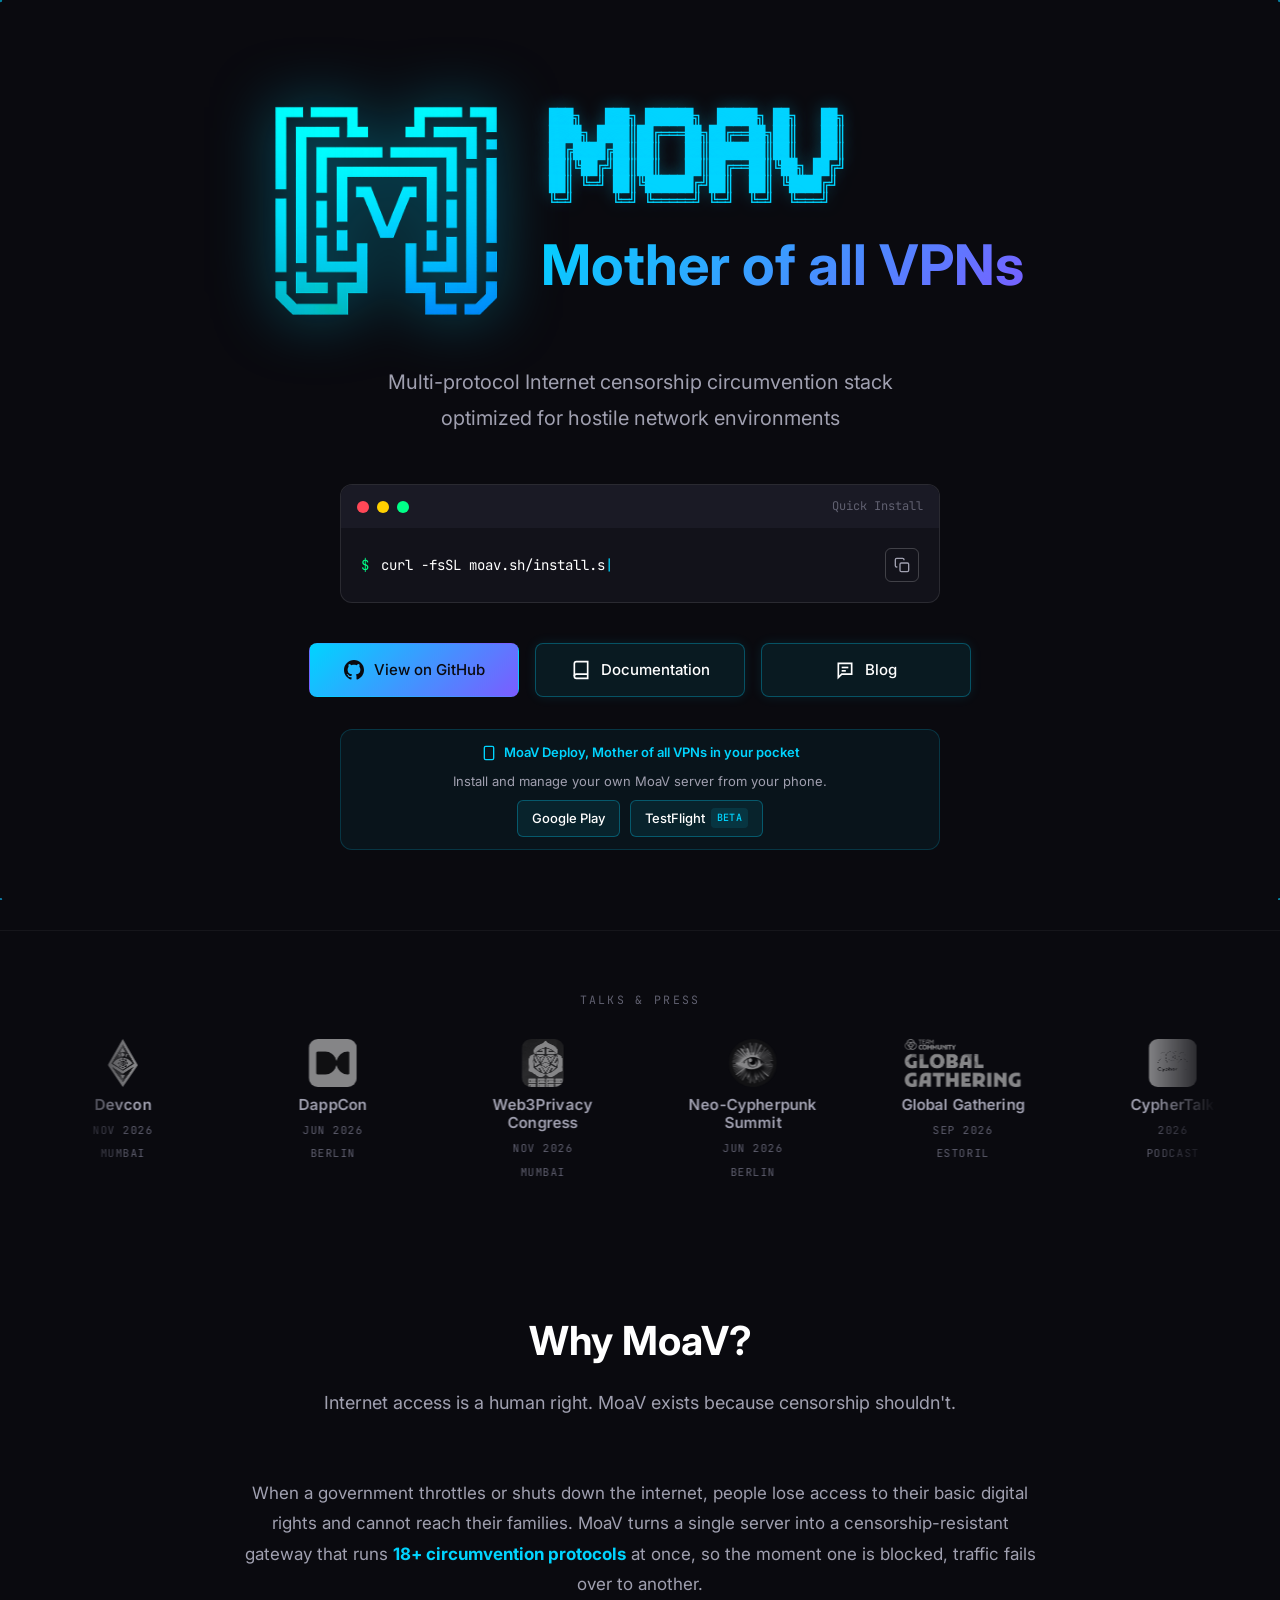
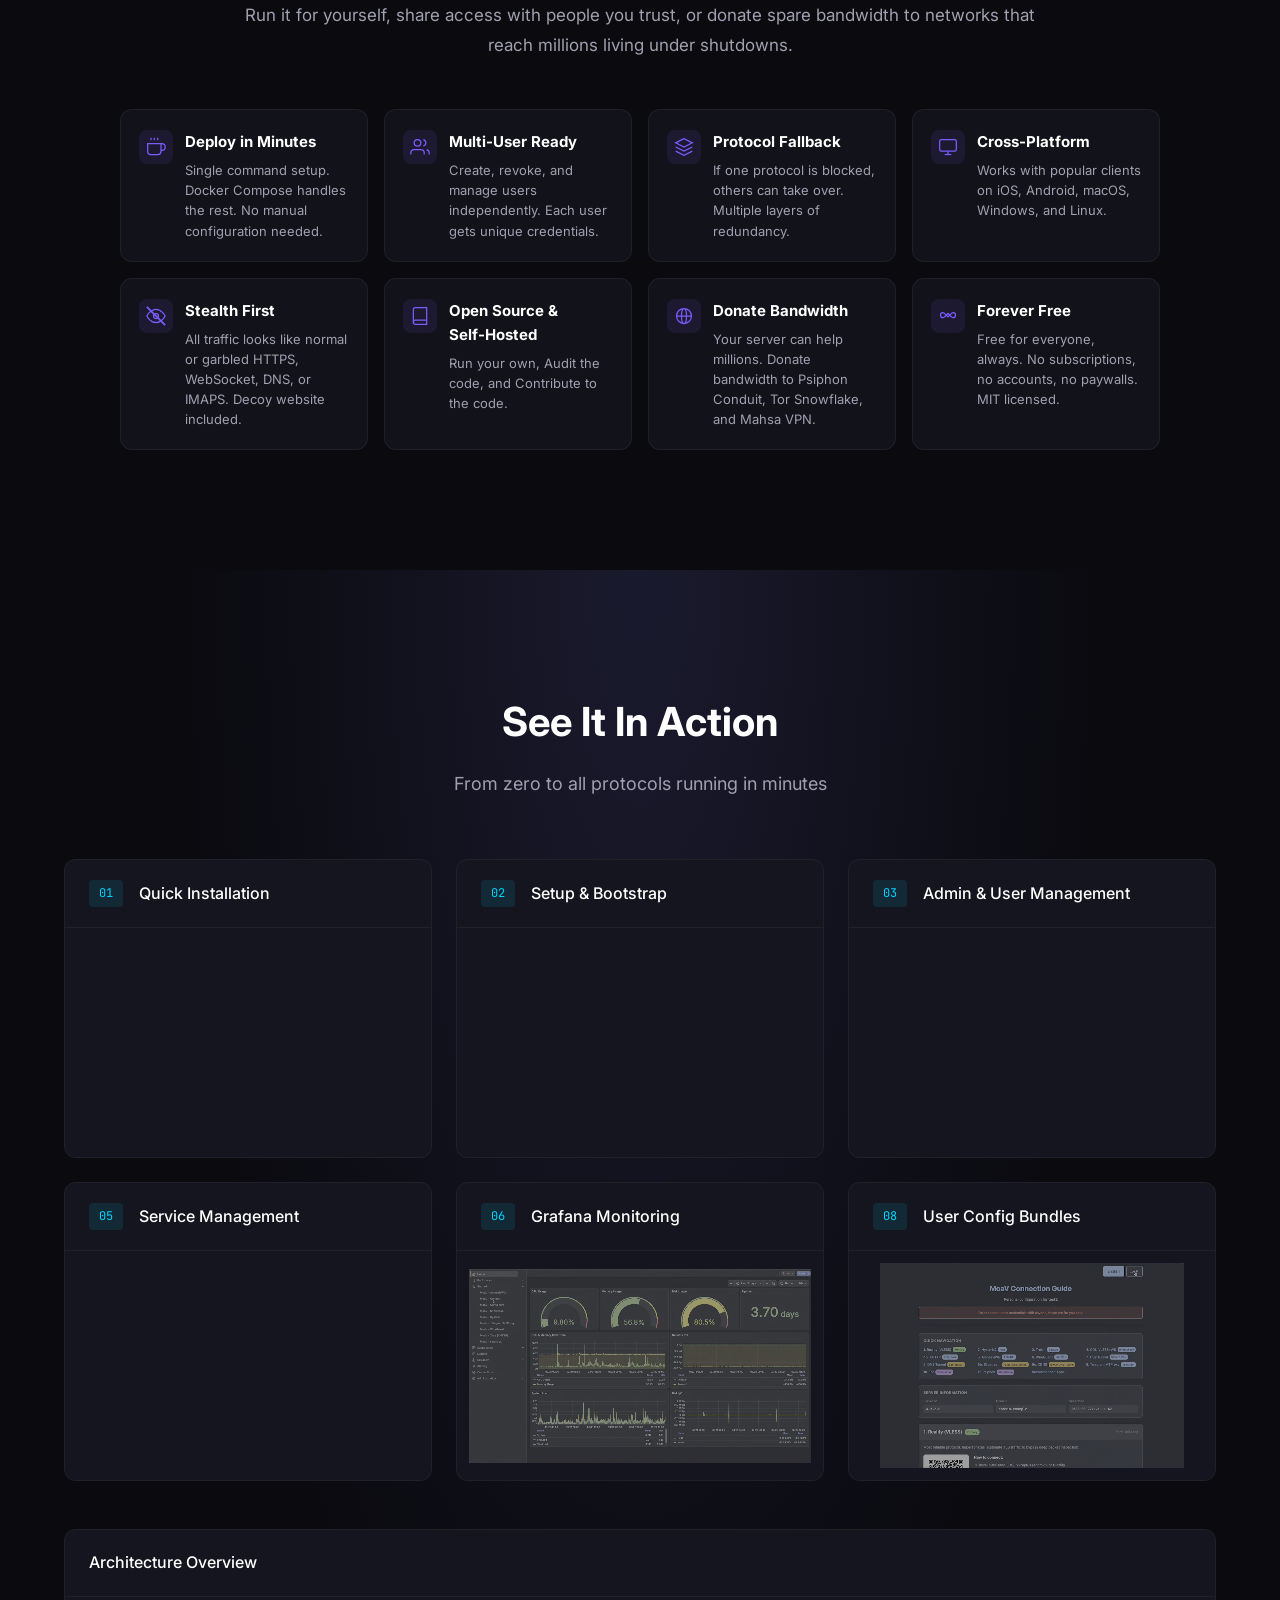
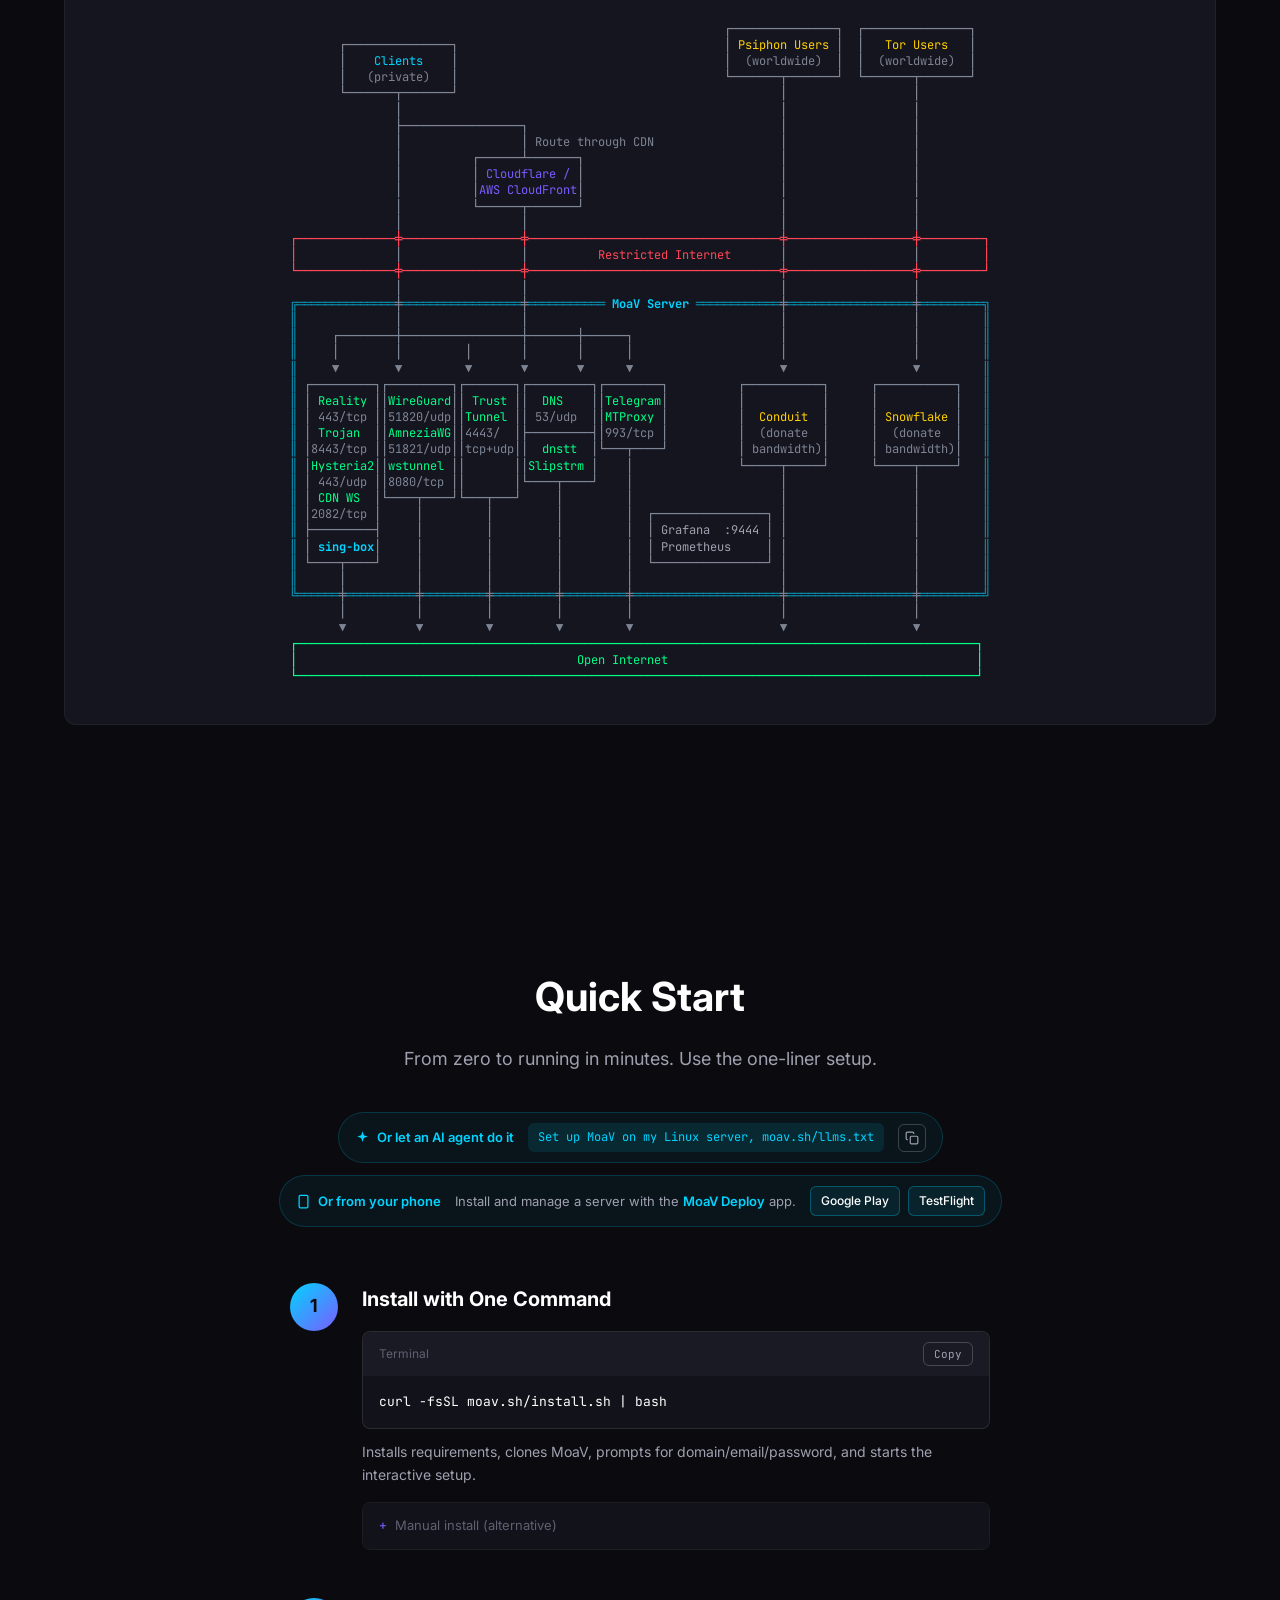
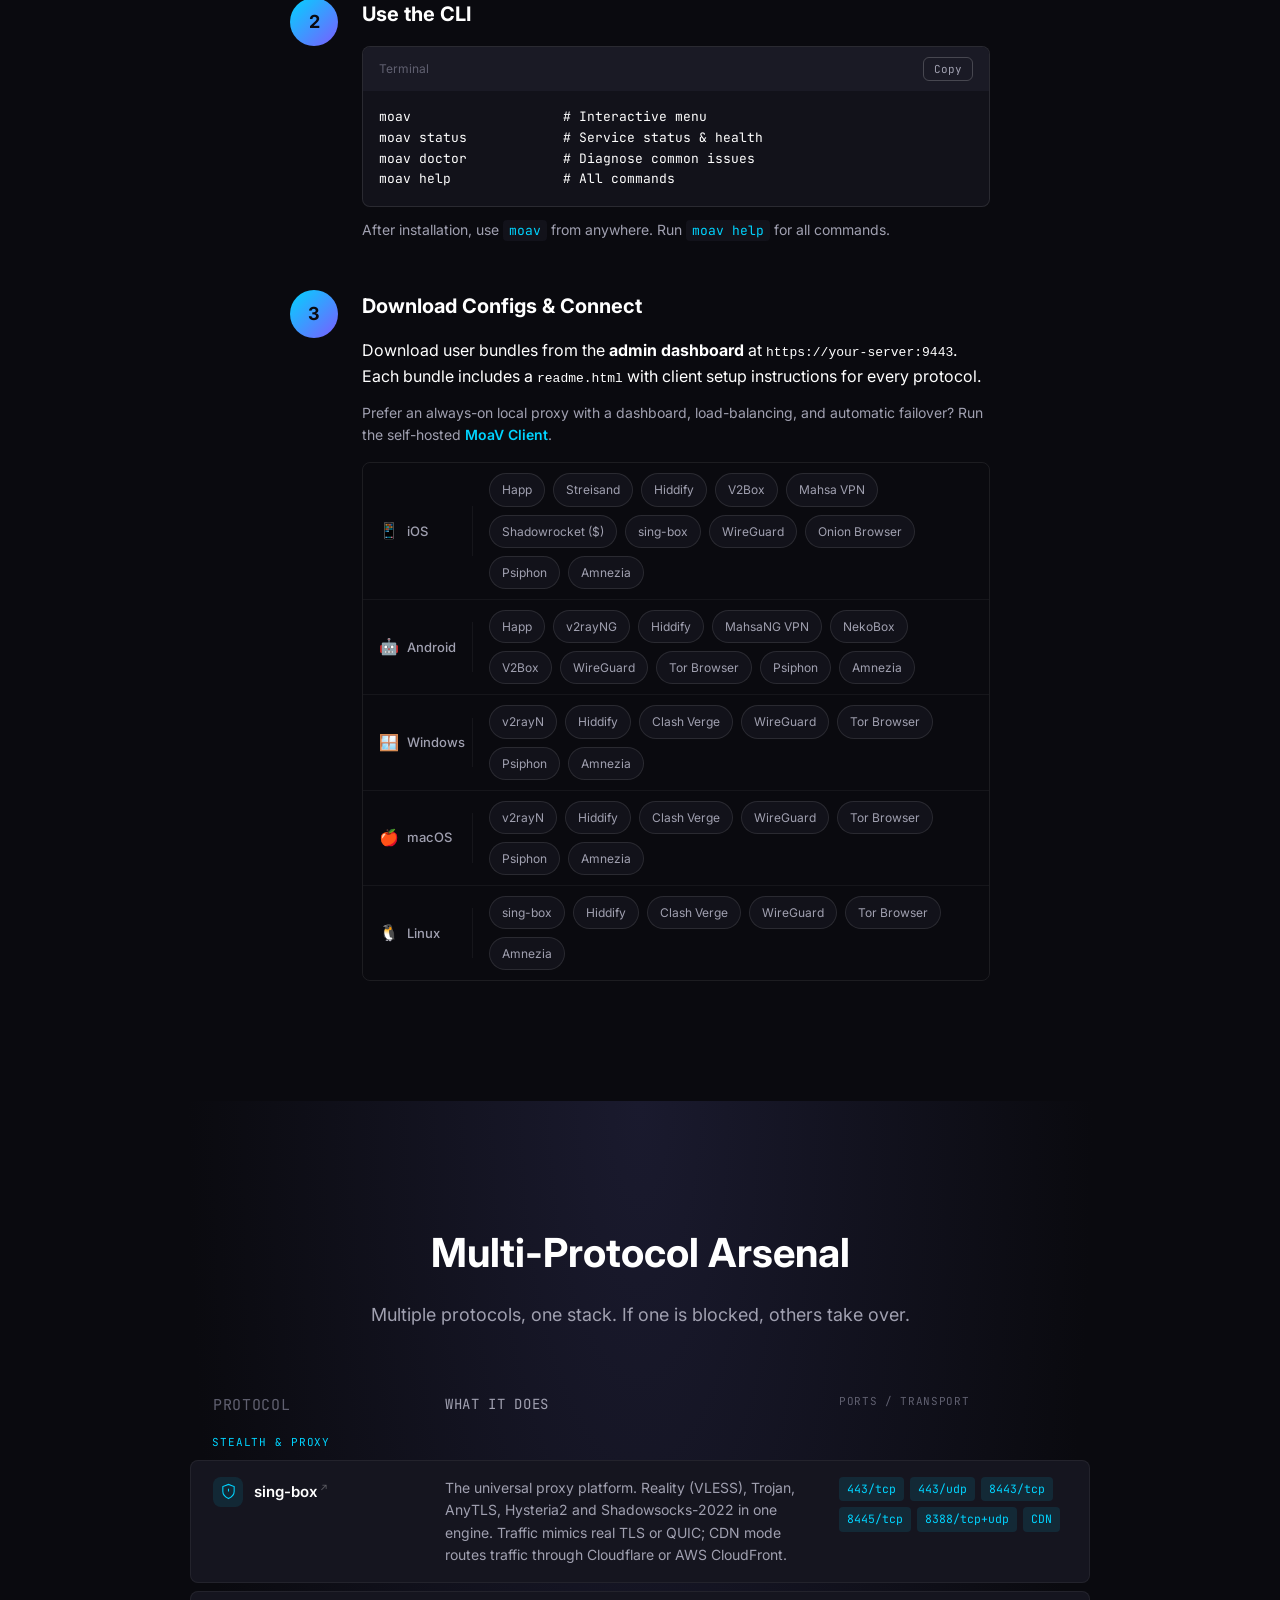
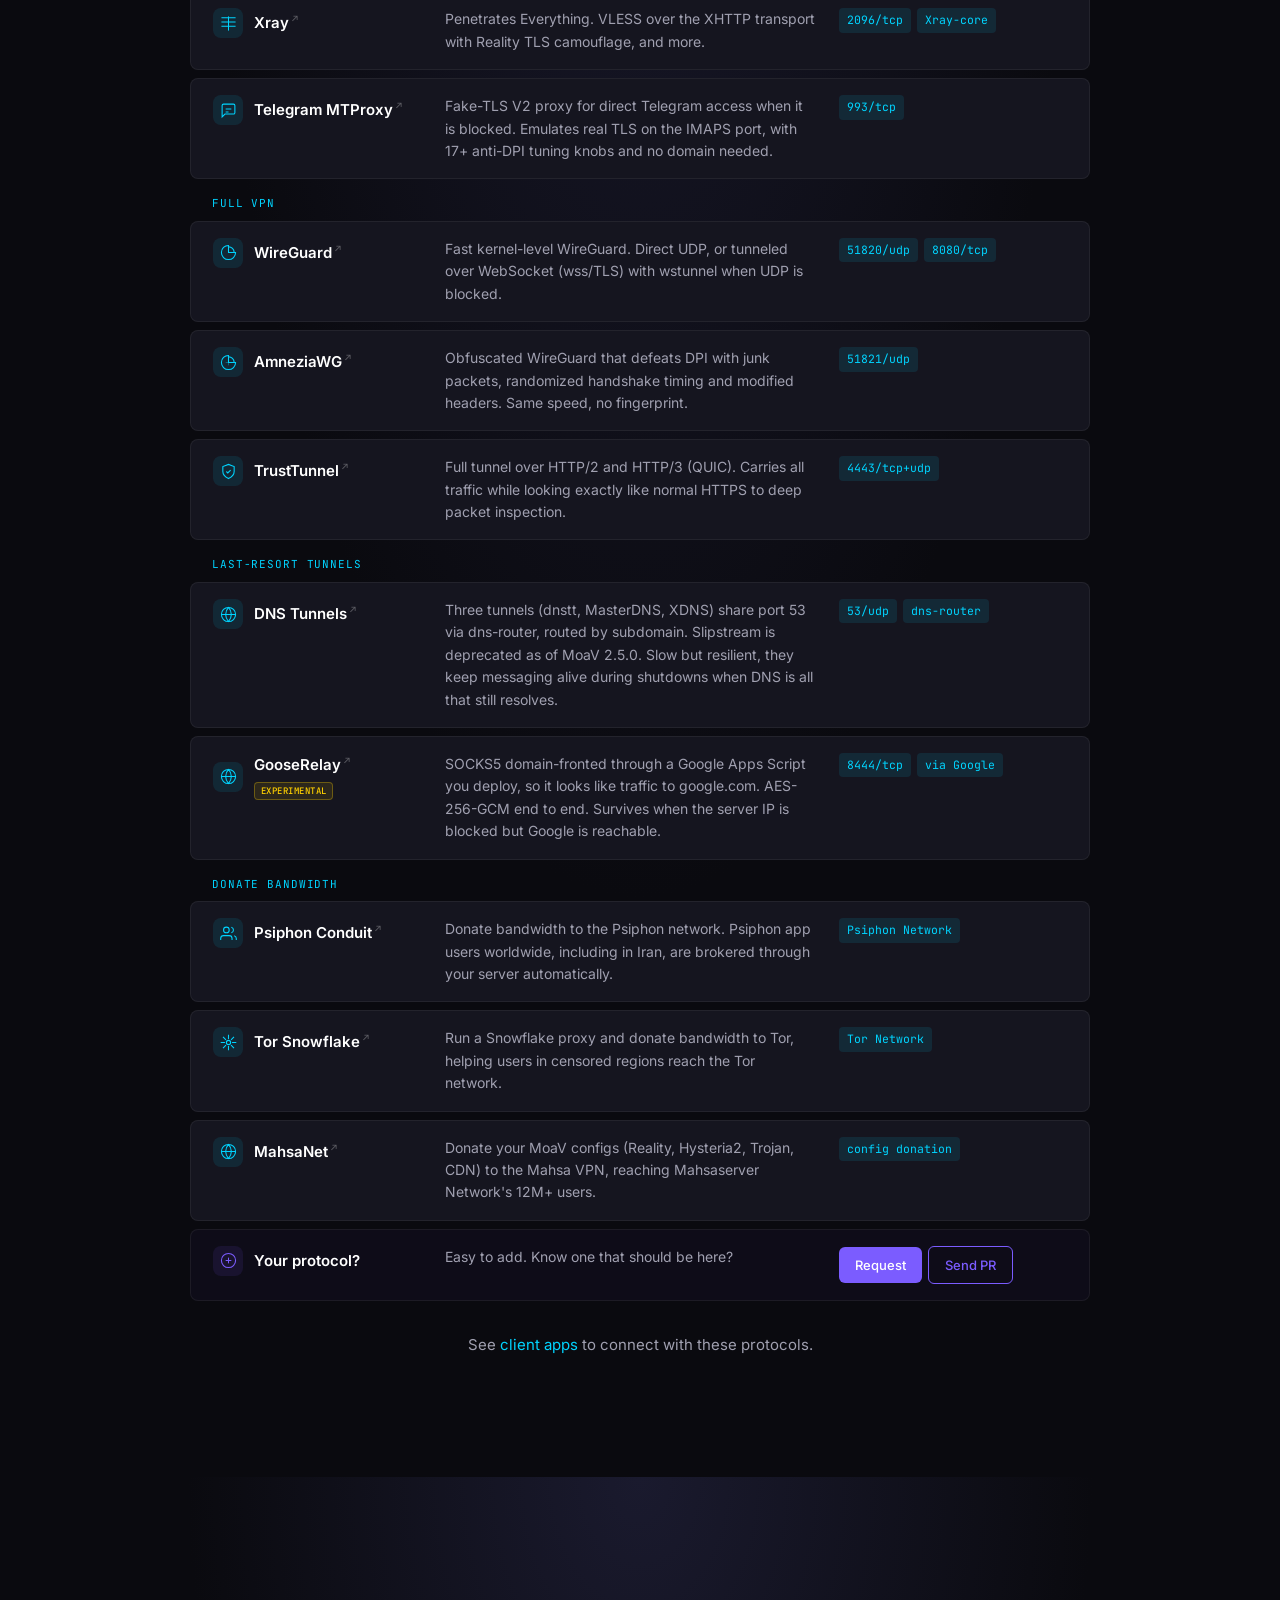
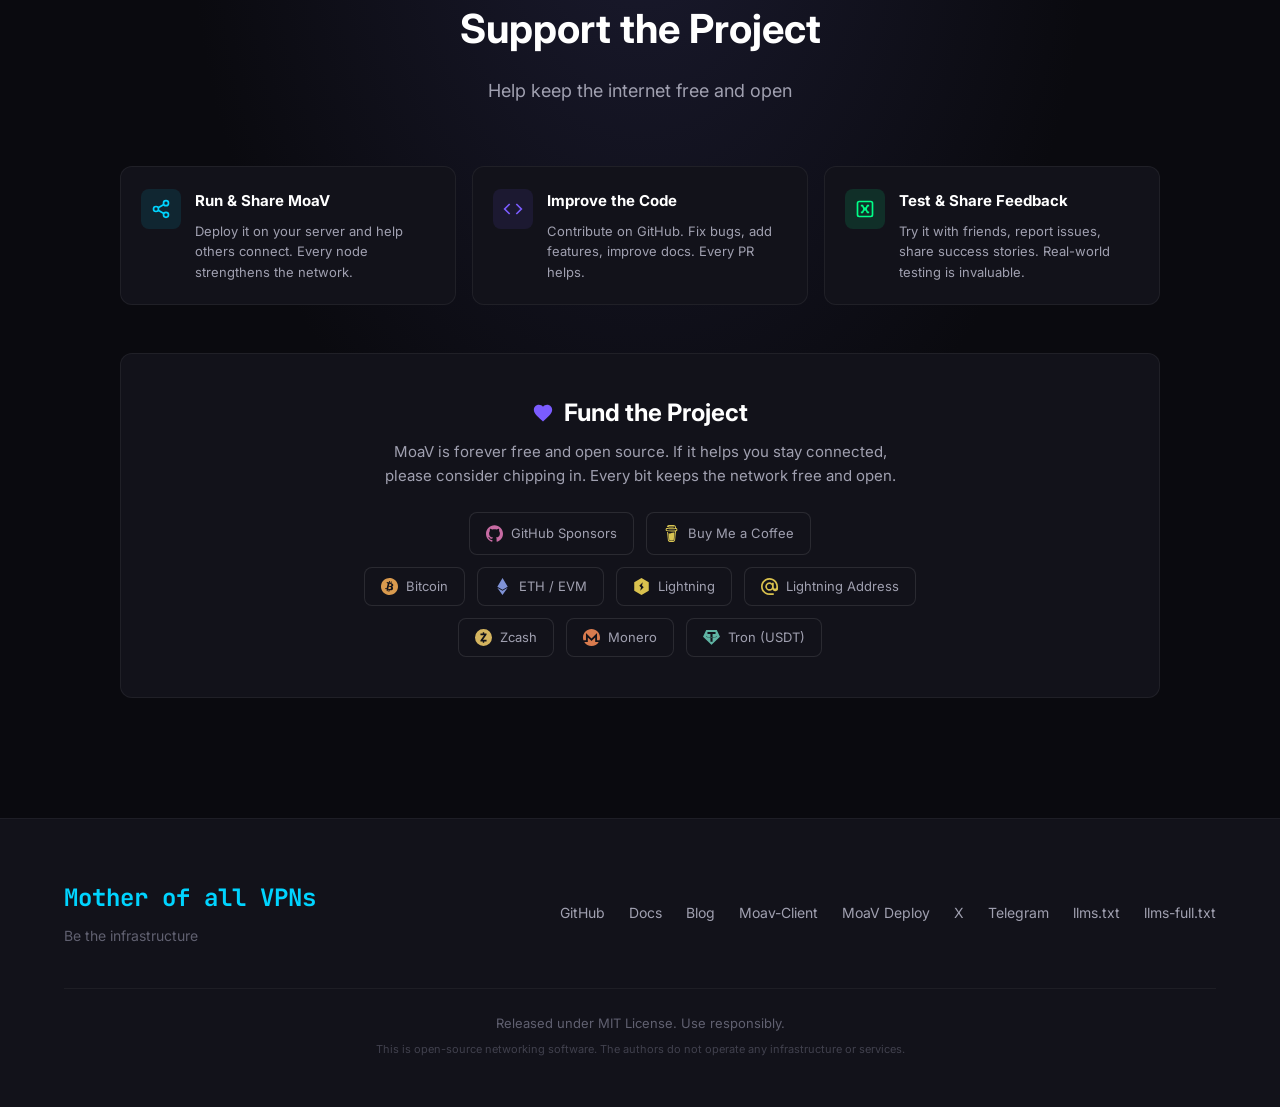
<file: site/index.html>
<!DOCTYPE html>
<html lang="en">
<head>
    <meta charset="UTF-8">
    <meta name="viewport" content="width=device-width, initial-scale=1.0">
    <title>MoaV - Mother of all VPNs | Multi-Protocol Censorship Circumvention</title>

    <!-- Primary SEO Meta Tags -->
    <meta name="description" content="Free internet is a human right. MoaV (Mother of all VPNs) is a free, open-source 18+ protocol VPN arsenal you self-host in one command, with automatic fallback so when one protocol is blocked another keeps working, and it donates bandwidth and configs back to anti-censorship infrastructure (Psiphon, Tor, MahsaNet). Reality, Hysteria2, AmneziaWG, Shadowsocks, TrustTunnel and more.">
    <meta name="keywords" content="VPN, censorship circumvention, privacy, internet freedom, Reality protocol, VLESS, XHTTP, Xray-core, Trojan, AnyTLS, Hysteria2, Shadowsocks, Shadowsocks-2022, TrustTunnel, AmneziaWG, WireGuard, DNS tunnel, Slipstream, XDNS, FinalMask, Telegram MTProxy, anti-censorship, proxy, sing-box, bypass firewall, GFW, DPI, psiphon, Happ, conduit, tor, snowflake, open source VPN, self-hosted VPN, Docker VPN, internet shutdown, digital rights, human rights, Cloudflare CDN, CloudFront, WebSocket tunnel, Grafana monitoring, MahsaNet, Mahsa VPN, Iran, Myanmar, China, Russia, UK, config donation, infrastructure">
    <meta name="author" content="MoaV Contributors">
    <meta name="robots" content="index, follow, max-image-preview:large, max-snippet:-1, max-video-preview:-1">
    <link rel="canonical" href="https://moav.sh">

    <!-- Open Graph / Facebook -->
    <meta property="og:type" content="website">
    <meta property="og:url" content="https://moav.sh">
    <meta property="og:title" content="MoaV - Mother of all VPNs | Internet Freedom Stack">
    <meta property="og:description" content="Free internet is a human right. MoaV gives you an 18+ protocol VPN arsenal you self-host in one command, with automatic fallback so when one protocol is blocked another keeps working, and it donates bandwidth and configs back to anti-censorship infrastructure (Psiphon, Tor, MahsaNet). Free and open-source.">
    <meta property="og:image" content="https://moav.sh/assets/og-image.png">
    <meta property="og:image:width" content="1200">
    <meta property="og:image:height" content="630">
    <meta property="og:site_name" content="MoaV">
    <meta property="og:locale" content="en_US">

    <!-- Twitter Card -->
    <meta name="twitter:card" content="summary_large_image">
    <meta name="twitter:url" content="https://moav.sh">
    <meta name="twitter:title" content="MoaV - Mother of all VPNs | Internet Freedom Stack">
    <meta name="twitter:description" content="Free internet is a human right. MoaV is an 18+ protocol VPN arsenal you run yourself in one command, with automatic fallback, and it donates back to anti-censorship infrastructure (Psiphon, Tor, MahsaNet). Free and open-source.">
    <meta name="twitter:image" content="https://moav.sh/assets/og-image.png">

    <!-- Additional SEO -->
    <meta name="theme-color" content="#0a0a0f">
    <meta name="application-name" content="MoaV">
    <meta name="apple-mobile-web-app-title" content="MoaV">

    <!-- Schema.org structured data for AI/LLM optimization -->
    <script type="application/ld+json">
    {
        "@context": "https://schema.org",
        "@type": "SoftwareApplication",
        "name": "MoaV",
        "alternateName": "Mother of all VPNs",
        "description": "MoaV is a free, open-source multi-protocol Internet censorship circumvention stack with 18+ protocols: Reality (VLESS), XHTTP (Xray-core), XDNS (FinalMask DNS tunnel), Trojan, AnyTLS, Hysteria2, Shadowsocks-2022, TrustTunnel, AmneziaWG, CDN (Cloudflare/CloudFront), WireGuard, Telegram MTProxy, Psiphon Conduit, Tor Snowflake, and DNS tunneling (dnstt, MasterDNS, XDNS, all sharing port 53 via dns-router; Slipstream is deprecated), plus GooseRelay (SOCKS5 over a Google Apps Script, MahsaNG v16). Designed for hostile network environments with automatic protocol fallback, multi-user management, web admin dashboard, per-user Grafana monitoring, and MahsaNet/MahsaAlert config donation to Mahsa VPN (12M+ users). Single-command deployment with Docker Compose.",
        "url": "https://moav.sh",
        "applicationCategory": "NetworkApplication",
        "operatingSystem": "Linux, Docker",
        "softwareVersion": "2.5.1",
        "license": "https://opensource.org/licenses/MIT",
        "isAccessibleForFree": true,
        "offers": {
            "@type": "Offer",
            "price": "0",
            "priceCurrency": "USD"
        },
        "featureList": [
            "Reality (VLESS) protocol - TLS camouflage on port 443",
            "XHTTP (Xray-core) - Multiplexed HTTP with Reality camouflage, no domain needed",
            "Shadowsocks-2022 - AEAD-2022 ciphers with active-probing resistance, Outline-compatible",
            "Trojan protocol - HTTPS mimicry",
            "AnyTLS - defeats TLS-in-TLS fingerprinting",
            "Hysteria2 - QUIC-based fast protocol",
            "TrustTunnel - HTTP/2 and QUIC tunneling",
            "AmneziaWG - Obfuscated WireGuard defeating DPI",
            "CDN mode - VLESS via Cloudflare or AWS CloudFront",
            "WireGuard - Full VPN mode (direct and wstunnel)",
            "XDNS (FinalMask) - DNS tunnel via Xray-core mKCP, works during heavy shutdowns",
            "MasterDNS - advanced DNS tunnel (ARQ + resolver load-balancing), MahsaNG v16 native",
            "DNS Tunneling - dnstt, MasterDNS, and XDNS all run simultaneously on port 53 via dns-router (subdomain fan-out); Slipstream is deprecated",
            "GooseRelay - SOCKS5 tunneled through a Google Apps Script, fronted as google.com (MahsaNG v16)",
            "Telegram MTProxy - Fake-TLS V2 for direct Telegram access",
            "Tor Snowflake - Donate bandwidth to Tor network",
            "Psiphon Conduit - Donate bandwidth to Psiphon network",
            "MahsaNet config donation - Share VPN configs with Mahsa VPN (12M+ users in Iran)",
            "GeoIP country distribution - See where users connect from on Grafana dashboards",
            "Grafana monitoring with per-user traffic metrics and country breakdown",
            "Web admin panel with Prometheus-backed stats, user management, and config donation",
            "Multi-user credential management with QR codes",
            "Automatic protocol fallback",
            "Security-hardened Docker containers",
            "Docker Compose single-command deployment",
            "Shell autocompletion (bash/zsh)",
            "Decoy website with anti-fingerprinting"
        ],
        "keywords": "VPN, censorship circumvention, privacy, Reality, XHTTP, XDNS, FinalMask, Xray-core, Trojan, AnyTLS, Hysteria2, Shadowsocks, Shadowsocks-2022, TrustTunnel, AmneziaWG, WireGuard, DNS tunnel, Slipstream, MasterDNS, MahsaNG, GooseRelay, Telegram MTProxy, proxy, anti-censorship, Cloudflare CDN, CloudFront, Grafana monitoring, MahsaNet, MahsaAlert, Mahsa VPN, Iran, Happ",
        "downloadUrl": "https://github.com/MotherofallVPNs/moav",
        "installUrl": "https://moav.sh/install.sh",
        "codeRepository": "https://github.com/MotherofallVPNs/moav",
        "programmingLanguage": ["Bash", "Docker"],
        "author": {
            "@type": "Organization",
            "name": "MoaV Contributors",
            "url": "https://github.com/MotherofallVPNs/moav"
        }
    }
    </script>

    <!-- WebSite schema: names the property so Google associates the domain
         with the MoaV / Mother of all VPNs brand (helps branded results). -->
    <script type="application/ld+json">
    {
        "@context": "https://schema.org",
        "@type": "WebSite",
        "name": "Mother of all VPNs",
        "alternateName": "MoaV",
        "url": "https://moav.sh/"
    }
    </script>

    <!-- FAQ Schema for common questions -->
    <script type="application/ld+json">
    {
        "@context": "https://schema.org",
        "@type": "FAQPage",
        "mainEntity": [
            {
                "@type": "Question",
                "name": "What is MoaV?",
                "acceptedAnswer": {
                    "@type": "Answer",
                    "text": "MoaV (Mother of all VPNs) is a free, open-source multi-protocol Internet censorship circumvention stack with 18+ protocols including Reality (VLESS), XHTTP (Xray-core), XDNS (FinalMask DNS tunnel), Trojan, Hysteria2, Shadowsocks-2022, TrustTunnel, AmneziaWG, WireGuard, Telegram MTProxy, Tor Snowflake, Psiphon Conduit, and DNS tunneling (dnstt, MasterDNS, XDNS, all sharing port 53 via dns-router; Slipstream is deprecated) in a single Docker deployment. It also supports donating VPN configs to Mahsa VPN (12M+ users) via MahsaNet/MahsaAlert."
                }
            },
            {
                "@type": "Question",
                "name": "How do I install MoaV?",
                "acceptedAnswer": {
                    "@type": "Answer",
                    "text": "Install MoaV with a single command: curl -fsSL moav.sh/install.sh | bash. Then run ./moav.sh to start the interactive setup wizard."
                }
            },
            {
                "@type": "Question",
                "name": "Which VPN protocols does MoaV support?",
                "acceptedAnswer": {
                    "@type": "Answer",
                    "text": "MoaV supports 18+ protocols: Reality (VLESS) on 443/tcp, XHTTP (Xray-core) on 2096/tcp, XDNS (FinalMask DNS tunnel) on 53/udp, Hysteria2 on 443/udp, Trojan on 8443/tcp, AnyTLS on 8445/tcp, Shadowsocks-2022 on 8388/tcp+udp, TrustTunnel on 4443/tcp+udp, AmneziaWG on 51821/udp, CDN mode (VLESS via Cloudflare or CloudFront), WireGuard on 51820/udp (and via WebSocket on 8080/tcp), DNS tunneling on 53/udp (dnstt, MasterDNS, XDNS, all via dns-router; Slipstream is deprecated), GooseRelay (SOCKS5 via Google Apps Script) on 8444/tcp, Telegram MTProxy on 993/tcp, Psiphon Conduit, Tor Snowflake, and MahsaNet config donation."
                }
            },
            {
                "@type": "Question",
                "name": "Does MoaV have an admin dashboard?",
                "acceptedAnswer": {
                    "@type": "Answer",
                    "text": "Yes, MoaV includes a web-based admin dashboard on port 9443 with Prometheus-backed stats showing active users, connections, and traffic across all protocols. It provides user management, downloadable config bundles with QR codes, and MahsaNet donation management. Optional Grafana monitoring on port 9444 offers per-user traffic metrics, protocol breakdown, and GeoIP country distribution."
                }
            },
            {
                "@type": "Question",
                "name": "Can I donate VPN configs to help people in Iran?",
                "acceptedAnswer": {
                    "@type": "Answer",
                    "text": "Yes, MoaV integrates with MahsaNet (MahsaServer.com) to donate VPN configurations to Mahsa VPN, which has over 12 million users in Iran. You can donate configs directly from the admin dashboard or using 'moav donate' from the CLI. You can also donate bandwidth through Psiphon Conduit and Tor Snowflake."
                }
            },
            {
                "@type": "Question",
                "name": "Is MoaV free?",
                "acceptedAnswer": {
                    "@type": "Answer",
                    "text": "Yes, MoaV is completely free and open source under the MIT license. You need your own server (VPS) to deploy it."
                }
            }
        ]
    }
    </script>

    <!-- Favicons -->
    <link rel="icon" type="image/x-icon" href="assets/favicon.ico">
    <link rel="icon" type="image/png" sizes="32x32" href="assets/favicon.png">
    <link rel="apple-touch-icon" href="assets/logo.png">

    <!-- Fonts -->
    <link rel="preconnect" href="https://fonts.googleapis.com">
    <link rel="preconnect" href="https://fonts.gstatic.com" crossorigin>
    <!-- display=swap so JetBrains Mono reliably loads (the ASCII diagram needs its
         crisp box-drawing). The metric-matched Inter fallback below keeps the swap
         from shifting layout. -->
    <link href="https://fonts.googleapis.com/css2?family=JetBrains+Mono:wght@400;500;600&family=Inter:wght@300;400;500;600;700&display=swap" rel="stylesheet">

    <link rel="stylesheet" href="style.css">
</head>
<body>
    <!-- Particle Network Background -->
    <canvas id="network-bg"></canvas>

    <!-- Hero Section -->
    <section class="hero">
        <div class="hero-content">
            <div class="hero-brand">
                <img src="assets/logo.png" alt="MoaV Logo" class="hero-logo">
                <div class="brand-text">
                    <div class="logo-ascii">
<pre>
 ███╗   ███╗ ██████╗  █████╗ ██╗   ██╗
 ████╗ ████║██╔═══██╗██╔══██╗██║   ██║
 ██╔████╔██║██║   ██║███████║██║   ██║
 ██║╚██╔╝██║██║   ██║██╔══██║╚██╗ ██╔╝
 ██║ ╚═╝ ██║╚██████╔╝██║  ██║ ╚████╔╝
 ╚═╝     ╚═╝ ╚═════╝ ╚═╝  ╚═╝  ╚═══╝
</pre>
                    </div>
                    <h1 class="tagline">Mother of all VPNs</h1>
                </div>
            </div>
            <p class="subtitle">Multi-protocol Internet censorship circumvention stack<br>optimized for hostile network environments</p>

            <!-- Quick Install -->
            <div class="install-box">
                <div class="terminal-header">
                    <span class="dot red"></span>
                    <span class="dot yellow"></span>
                    <span class="dot green"></span>
                    <span class="terminal-title">Quick Install</span>
                </div>
                <div class="terminal-body">
                    <div class="command-line">
                        <span class="prompt">$</span>
                        <span class="command" id="install-cmd">curl -fsSL moav.sh/install.sh | bash</span>
                        <button class="copy-btn" data-target="install-cmd" title="Copy to clipboard">
                            <svg width="16" height="16" viewBox="0 0 24 24" fill="none" stroke="currentColor" stroke-width="2">
                                <rect x="9" y="9" width="13" height="13" rx="2" ry="2"></rect>
                                <path d="M5 15H4a2 2 0 0 1-2-2V4a2 2 0 0 1 2-2h9a2 2 0 0 1 2 2v1"></path>
                            </svg>
                        </button>
                    </div>
                </div>
            </div>

            <div class="cta-buttons">
                <a href="https://github.com/MotherofallVPNs/moav" class="btn btn-primary" target="_blank" rel="noopener">
                    <svg width="20" height="20" viewBox="0 0 24 24" fill="currentColor">
                        <path d="M12 0c-6.626 0-12 5.373-12 12 0 5.302 3.438 9.8 8.207 11.387.599.111.793-.261.793-.577v-2.234c-3.338.726-4.033-1.416-4.033-1.416-.546-1.387-1.333-1.756-1.333-1.756-1.089-.745.083-.729.083-.729 1.205.084 1.839 1.237 1.839 1.237 1.07 1.834 2.807 1.304 3.492.997.107-.775.418-1.305.762-1.604-2.665-.305-5.467-1.334-5.467-5.931 0-1.311.469-2.381 1.236-3.221-.124-.303-.535-1.524.117-3.176 0 0 1.008-.322 3.301 1.23.957-.266 1.983-.399 3.003-.404 1.02.005 2.047.138 3.006.404 2.291-1.552 3.297-1.23 3.297-1.23.653 1.653.242 2.874.118 3.176.77.84 1.235 1.911 1.235 3.221 0 4.609-2.807 5.624-5.479 5.921.43.372.823 1.102.823 2.222v3.293c0 .319.192.694.801.576 4.765-1.589 8.199-6.086 8.199-11.386 0-6.627-5.373-12-12-12z"/>
                    </svg>
                    View on GitHub
                </a>
                <a href="/docs/" class="btn btn-secondary" target="_blank" rel="noopener">
                    <svg width="20" height="20" viewBox="0 0 24 24" fill="none" stroke="currentColor" stroke-width="2">
                        <path d="M4 19.5A2.5 2.5 0 0 1 6.5 17H20"/>
                        <path d="M6.5 2H20v20H6.5A2.5 2.5 0 0 1 4 19.5v-15A2.5 2.5 0 0 1 6.5 2z"/>
                    </svg>
                    Documentation
                </a>
                <a href="/blog" class="btn btn-secondary">
                    <svg width="20" height="20" viewBox="0 0 24 24" fill="none" stroke="currentColor" stroke-width="2">
                        <path d="M4 4h16v13H8l-4 4z"/>
                        <line x1="8" y1="9" x2="16" y2="9"/>
                        <line x1="8" y1="13" x2="13" y2="13"/>
                    </svg>
                    Blog
                </a>
            </div>

            <!-- MoaV Deploy: the phone app that installs and manages a server -->
            <div class="hero-app">
                <a class="hero-app-lead" href="/docs/deploy/">
                    <svg class="hero-app-ico" width="16" height="16" viewBox="0 0 24 24" fill="none" stroke="currentColor" stroke-width="2" aria-hidden="true">
                        <rect x="5" y="2" width="14" height="20" rx="2" ry="2"/>
                        <line x1="12" y1="18" x2="12.01" y2="18"/>
                    </svg>
                    MoaV Deploy, Mother of all VPNs in your pocket
                </a>
                <span class="hero-app-desc">Install and manage your own MoaV server from your phone.</span>
                <div class="hero-app-links">
                    <a href="https://play.google.com/store/apps/details?id=org.motherofallvpns.moavdeploy" class="hero-app-badge" target="_blank" rel="noopener">Google Play</a>
                    <a href="https://testflight.apple.com/join/7S972Bwk" class="hero-app-badge" target="_blank" rel="noopener">TestFlight <span class="hero-app-beta">beta</span></a>
                </div>
            </div>
        </div>
    </section>

    <!-- Talks & Press marquee -->
    <!--
      MoaV talks + media mentions. Each item stacks: logo, name, month-year, city.
      Auto-scrolls and is also draggable/swipeable by the user (see script.js).
      Seamless loop = the item set is duplicated (2nd .press-set is aria-hidden);
      keep both lists identical. Logos in assets/press/ ; data-tile = baked bg.
    -->
    <section class="press" id="press" aria-label="MoaV talks and press">
        <div class="container">
            <p class="press-eyebrow">Talks &amp; Press</p>
            <div class="press-marquee">
                <div class="press-track">
                    <div class="press-set">
                        <a class="press-item" href="https://www.youtube.com/watch?v=p1bklAl3-BQ" target="_blank" rel="noopener" aria-label="Devcon — Rage Coding the Mother of All VPNs"><img class="press-logo" src="assets/press/devcon.svg" alt="Devcon" loading="lazy"><span class="press-name">Devcon</span><span class="press-meta">Nov 2026</span><span class="press-meta">Mumbai</span></a>
                        <a class="press-item" href="https://www.youtube.com/watch?v=uYygWN1MZDE" target="_blank" rel="noopener" aria-label="DappCon — Rage-coding the Mother of All VPNs"><img class="press-logo" data-tile src="assets/press/dappcon.png" alt="DappCon" loading="lazy"><span class="press-name">DappCon</span><span class="press-meta">Jun 2026</span><span class="press-meta">Berlin</span></a>
                        <a class="press-item" href="https://congress.web3privacy.info/" target="_blank" rel="noopener" aria-label="Web3Privacy Congress — The First 9 Months"><img class="press-logo" data-tile src="assets/press/ecc3.png" alt="Ethereum Cypherpunk Congress" loading="lazy"><span class="press-name">Web3Privacy Congress</span><span class="press-meta">Nov 2026</span><span class="press-meta">Mumbai</span></a>
                        <a class="press-item" href="https://web3privacy.info/events/s26ber" target="_blank" rel="noopener" aria-label="Neo-Cypherpunk Summit Berlin — MoaV"><img class="press-logo" src="assets/press/neocypherpunk.svg" alt="Neo-Cypherpunk Summit" loading="lazy"><span class="press-name">Neo-Cypherpunk Summit</span><span class="press-meta">Jun 2026</span><span class="press-meta">Berlin</span></a>
                        <a class="press-item" href="https://wiki.digitalrights.community/index.php?title=2026_Global_Gathering_Programming" target="_blank" rel="noopener" aria-label="Global Gathering 2026 — MoaV"><img class="press-logo" src="assets/press/global-gathering.png" alt="Global Gathering" loading="lazy"><span class="press-name">Global Gathering</span><span class="press-meta">Sep 2026</span><span class="press-meta">Estoril</span></a>
                        <a class="press-item" data-type="press" href="https://open.spotify.com/episode/2UHieGbyWh91lVYKvmbdlW" target="_blank" rel="noopener" aria-label="CypherTalk by Oak Security — MoaV interview"><img class="press-logo" data-tile src="assets/press/cyphertalk.png" alt="CypherTalk" loading="lazy"><span class="press-name">CypherTalk</span><span class="press-meta">2026</span><span class="press-meta">Podcast</span></a>
                        <a class="press-item" data-type="press" href="https://hakifedha.org/docs/tools/privacy-security/anti-censorship/moav" target="_blank" rel="noopener" aria-label="HakiFedha — MoaV in the anti-censorship toolkit"><img class="press-logo" src="assets/press/hakifedha.png" alt="HakiFedha" loading="lazy"><span class="press-name">HakiFedha</span><span class="press-meta">2026</span><span class="press-meta">Media</span></a>
                    </div>
                    <div class="press-set" aria-hidden="true">
                        <a class="press-item" href="https://www.youtube.com/watch?v=p1bklAl3-BQ" target="_blank" rel="noopener" tabindex="-1"><img class="press-logo" src="assets/press/devcon.svg" alt="" loading="lazy"><span class="press-name">Devcon</span><span class="press-meta">Nov 2026</span><span class="press-meta">Mumbai</span></a>
                        <a class="press-item" href="https://www.youtube.com/watch?v=uYygWN1MZDE" target="_blank" rel="noopener" tabindex="-1"><img class="press-logo" data-tile src="assets/press/dappcon.png" alt="" loading="lazy"><span class="press-name">DappCon</span><span class="press-meta">Jun 2026</span><span class="press-meta">Berlin</span></a>
                        <a class="press-item" href="https://congress.web3privacy.info/" target="_blank" rel="noopener" tabindex="-1"><img class="press-logo" data-tile src="assets/press/ecc3.png" alt="" loading="lazy"><span class="press-name">Web3Privacy Congress</span><span class="press-meta">Nov 2026</span><span class="press-meta">Mumbai</span></a>
                        <a class="press-item" href="https://web3privacy.info/events/s26ber" target="_blank" rel="noopener" tabindex="-1"><img class="press-logo" src="assets/press/neocypherpunk.svg" alt="" loading="lazy"><span class="press-name">Neo-Cypherpunk Summit</span><span class="press-meta">Jun 2026</span><span class="press-meta">Berlin</span></a>
                        <a class="press-item" href="https://wiki.digitalrights.community/index.php?title=2026_Global_Gathering_Programming" target="_blank" rel="noopener" tabindex="-1"><img class="press-logo" src="assets/press/global-gathering.png" alt="" loading="lazy"><span class="press-name">Global Gathering</span><span class="press-meta">Sep 2026</span><span class="press-meta">Estoril</span></a>
                        <a class="press-item" data-type="press" href="https://open.spotify.com/episode/2UHieGbyWh91lVYKvmbdlW" target="_blank" rel="noopener" tabindex="-1"><img class="press-logo" data-tile src="assets/press/cyphertalk.png" alt="" loading="lazy"><span class="press-name">CypherTalk</span><span class="press-meta">2026</span><span class="press-meta">Podcast</span></a>
                        <a class="press-item" data-type="press" href="https://hakifedha.org/docs/tools/privacy-security/anti-censorship/moav" target="_blank" rel="noopener" tabindex="-1"><img class="press-logo" src="assets/press/hakifedha.png" alt="" loading="lazy"><span class="press-name">HakiFedha</span><span class="press-meta">2026</span><span class="press-meta">Media</span></a>
                    </div>
                </div>
            </div>
        </div>
    </section>

    <!-- Why MoaV Section -->
    <section class="why" id="why">
        <div class="container">
            <h2 class="section-title">Why MoaV?</h2>
            <p class="section-subtitle">Internet access is a human right. MoaV exists because censorship shouldn't.</p>

            <div class="why-intro">
                <p>When a government throttles or shuts down the internet, people lose access to their basic digital rights and cannot reach their families. MoaV turns a single server into a censorship-resistant gateway that runs <strong>18+ circumvention protocols</strong> at once, so the moment one is blocked, traffic fails over to another. <br>Run it for yourself, share access with people you trust, or donate spare bandwidth to networks that reach millions living under shutdowns.</p>
            </div>

            <div class="why-grid">
                <a class="why-card" href="#quickstart">
                    <div class="why-icon">
                        <svg width="40" height="40" viewBox="0 0 24 24" fill="none" stroke="currentColor" stroke-width="1.5">
                            <path d="M18 8h1a4 4 0 0 1 0 8h-1M2 8h16v9a4 4 0 0 1-4 4H6a4 4 0 0 1-4-4V8zM6 1v3M10 1v3M14 1v3"/>
                        </svg>
                    </div>
                    <h3>Deploy in Minutes</h3>
                    <p>Single command setup. Docker Compose handles the rest. No manual configuration needed.</p>
                </a>

                <div class="why-card">
                    <div class="why-icon">
                        <svg width="40" height="40" viewBox="0 0 24 24" fill="none" stroke="currentColor" stroke-width="1.5">
                            <path d="M17 21v-2a4 4 0 0 0-4-4H5a4 4 0 0 0-4 4v2"/>
                            <circle cx="9" cy="7" r="4"/>
                            <path d="M23 21v-2a4 4 0 0 0-3-3.87M16 3.13a4 4 0 0 1 0 7.75"/>
                        </svg>
                    </div>
                    <h3>Multi-User Ready</h3>
                    <p>Create, revoke, and manage users independently. Each user gets unique credentials.</p>
                </div>

                <a class="why-card" href="#architecture">
                    <div class="why-icon">
                        <svg width="40" height="40" viewBox="0 0 24 24" fill="none" stroke="currentColor" stroke-width="1.5">
                            <polygon points="12 2 2 7 12 12 22 7 12 2"/>
                            <polyline points="2 17 12 22 22 17"/>
                            <polyline points="2 12 12 17 22 12"/>
                        </svg>
                    </div>
                    <h3>Protocol Fallback</h3>
                    <p>If one protocol is blocked, others can take over. Multiple layers of redundancy.</p>
                </a>

                <a class="why-card" href="#clients">
                    <div class="why-icon">
                        <svg width="40" height="40" viewBox="0 0 24 24" fill="none" stroke="currentColor" stroke-width="1.5">
                            <rect x="2" y="3" width="20" height="14" rx="2" ry="2"/>
                            <line x1="8" y1="21" x2="16" y2="21"/>
                            <line x1="12" y1="17" x2="12" y2="21"/>
                        </svg>
                    </div>
                    <h3>Cross-Platform</h3>
                    <p>Works with popular clients on iOS, Android, macOS, Windows, and Linux.</p>
                </a>

                <div class="why-card">
                    <div class="why-icon">
                        <svg width="40" height="40" viewBox="0 0 24 24" fill="none" stroke="currentColor" stroke-width="1.5">
                            <path d="M1 12s4-8 11-8 11 8 11 8-4 8-11 8-11-8-11-8z"/>
                            <circle cx="12" cy="12" r="3"/>
                            <line x1="1" y1="1" x2="23" y2="23" stroke-width="2"/>
                        </svg>
                    </div>
                    <h3>Stealth First</h3>
                    <p>All traffic looks like normal or garbled HTTPS, WebSocket, DNS, or IMAPS. Decoy website included.</p>
                </div>

                <a class="why-card" href="https://github.com/MotherofallVPNs/moav" target="_blank" rel="noopener">
                    <div class="why-icon">
                        <svg width="40" height="40" viewBox="0 0 24 24" fill="none" stroke="currentColor" stroke-width="1.5">
                            <path d="M4 19.5A2.5 2.5 0 0 1 6.5 17H20"/>
                            <path d="M6.5 2H20v20H6.5A2.5 2.5 0 0 1 4 19.5v-15A2.5 2.5 0 0 1 6.5 2z"/>
                        </svg>
                    </div>
                    <h3>Open Source &amp;<br>Self-Hosted</h3>
                    <p>Run your own, Audit the code, and Contribute to the code.</p>
                </a>

                <a class="why-card" href="#donate">
                    <div class="why-icon">
                        <svg width="40" height="40" viewBox="0 0 24 24" fill="none" stroke="currentColor" stroke-width="1.5">
                            <path d="M21 12a9 9 0 0 1-9 9m9-9a9 9 0 0 0-9-9m9 9H3m9 9a9 9 0 0 1-9-9m9 9c1.657 0 3-4.03 3-9s-1.343-9-3-9m0 18c-1.657 0-3-4.03-3-9s1.343-9 3-9m-9 9a9 9 0 0 1 9-9"/>
                        </svg>
                    </div>
                    <h3>Donate Bandwidth</h3>
                    <p>Your server can help millions. Donate bandwidth to Psiphon Conduit, Tor Snowflake, and Mahsa VPN.</p>
                </a>

                <div class="why-card">
                    <div class="why-icon">
                        <svg width="40" height="40" viewBox="0 0 24 24" fill="none" stroke="currentColor" stroke-width="1.5">
                            <path d="M18.178 8C19.732 8 21 9.343 21 11s-1.268 3-2.822 3c-1.14 0-2.02-.727-2.906-1.767L12 9l-3.272 3.233C7.842 13.273 6.962 14 5.822 14 4.268 14 3 12.657 3 11s1.268-3 2.822-3c1.14 0 2.02.727 2.906 1.767L12 13l3.272-3.233C16.158 8.727 17.038 8 18.178 8z"/>
                        </svg>
                    </div>
                    <h3>Forever Free</h3>
                    <p>Free for everyone, always. No subscriptions, no accounts, no paywalls. MIT licensed.</p>
                </div>
            </div>
        </div>
    </section>

    <!-- Demo Section -->
    <section class="demo" id="demo">
        <div class="container">
            <h2 class="section-title">See It In Action</h2>
            <p class="section-subtitle">From zero to all protocols running in minutes</p>

            <div class="demo-grid">
                <!-- Demo Box 1: Installation -->
                <div class="demo-box" data-demo="install">
                    <div class="demo-header">
                        <span class="demo-number">01</span>
                        <h3>Quick Installation</h3>
                    </div>
                    <div class="demo-video-container">
                        <!-- Video will autoplay muted and loop as thumbnail -->
                        <video class="demo-video" muted loop playsinline preload="none" poster="demos/install.jpg" data-src="demos/install.webm">
                        </video>
                        <!-- Fallback placeholder shown if video doesn't exist -->
                        <div class="demo-placeholder">
                            <div class="placeholder-icon">
                                <svg width="48" height="48" viewBox="0 0 24 24" fill="none" stroke="currentColor" stroke-width="1">
                                    <polygon points="5 3 19 12 5 21 5 3"/>
                                </svg>
                            </div>
                            <p>Demo coming soon</p>
                        </div>
                        <div class="demo-overlay">
                            <span class="expand-icon">
                                <svg width="24" height="24" viewBox="0 0 24 24" fill="none" stroke="currentColor" stroke-width="2">
                                    <polyline points="15 3 21 3 21 9"/>
                                    <polyline points="9 21 3 21 3 15"/>
                                    <line x1="21" y1="3" x2="14" y2="10"/>
                                    <line x1="3" y1="21" x2="10" y2="14"/>
                                </svg>
                            </span>
                            <span class="expand-text">Click to enlarge</span>
                        </div>
                    </div>
                </div>

                <!-- Demo Box 2: Setup -->
                <div class="demo-box" data-demo="setup">
                    <div class="demo-header">
                        <span class="demo-number">02</span>
                        <h3>Setup & Bootstrap</h3>
                    </div>
                    <div class="demo-video-container">
                        <video class="demo-video" muted loop playsinline preload="none" poster="demos/setup.jpg" data-src="demos/setup.webm">
                        </video>
                        <div class="demo-placeholder">
                            <div class="placeholder-icon">
                                <svg width="48" height="48" viewBox="0 0 24 24" fill="none" stroke="currentColor" stroke-width="1">
                                    <polygon points="5 3 19 12 5 21 5 3"/>
                                </svg>
                            </div>
                            <p>Demo coming soon</p>
                        </div>
                        <div class="demo-overlay">
                            <span class="expand-icon">
                                <svg width="24" height="24" viewBox="0 0 24 24" fill="none" stroke="currentColor" stroke-width="2">
                                    <polyline points="15 3 21 3 21 9"/>
                                    <polyline points="9 21 3 21 3 15"/>
                                    <line x1="21" y1="3" x2="14" y2="10"/>
                                    <line x1="3" y1="21" x2="10" y2="14"/>
                                </svg>
                            </span>
                            <span class="expand-text">Click to enlarge</span>
                        </div>
                    </div>
                </div>

 
                <!-- Demo Box 6: Admin Dashboard -->
                <div class="demo-box" data-demo="admin">
                    <div class="demo-header">
                        <span class="demo-number">03</span>
                        <h3>Admin & User Management</h3>
                    </div>
                    <div class="demo-video-container">
                        <video class="demo-video" muted loop playsinline preload="none" poster="demos/admin-dashboard.jpg" data-src="demos/admin-dashboard.webm">
                        </video>
                        <div class="demo-placeholder">
                            <div class="placeholder-icon">
                                <svg width="48" height="48" viewBox="0 0 24 24" fill="none" stroke="currentColor" stroke-width="1">
                                    <rect x="3" y="3" width="18" height="18" rx="2"/>
                                    <path d="M3 9h18"/>
                                    <path d="M9 21V9"/>
                                </svg>
                            </div>
                            <p>Web-based admin panel</p>
                            <p class="demo-subtext">Prometheus stats, user management, config bundles, MahsaNet donations</p>
                        </div>
                        <div class="demo-overlay">
                            <span class="expand-icon">
                                <svg width="24" height="24" viewBox="0 0 24 24" fill="none" stroke="currentColor" stroke-width="2">
                                    <polyline points="15 3 21 3 21 9"/>
                                    <polyline points="9 21 3 21 3 15"/>
                                    <line x1="21" y1="3" x2="14" y2="10"/>
                                    <line x1="3" y1="21" x2="10" y2="14"/>
                                </svg>
                            </span>
                            <span class="expand-text">Click to enlarge</span>
                        </div>
                    </div>
                </div>

                <!-- Demo Box 5: Server Management
                <div class="demo-box" data-demo="server">
                    <div class="demo-header">
                        <span class="demo-number">05</span>
                        <h3>Server Management</h3>
                    </div>
                    <div class="demo-video-container">
                        <video class="demo-video" muted loop playsinline preload="none" poster="demos/server.jpg" data-src="demos/server.webm">
                        </video>
                        <div class="demo-placeholder">
                            <div class="placeholder-icon">
                                <svg width="48" height="48" viewBox="0 0 24 24" fill="none" stroke="currentColor" stroke-width="1">
                                    <polygon points="5 3 19 12 5 21 5 3"/>
                                </svg>
                            </div>
                            <p>Demo coming soon</p>
                        </div>
                        <div class="demo-overlay">
                            <span class="expand-icon">
                                <svg width="24" height="24" viewBox="0 0 24 24" fill="none" stroke="currentColor" stroke-width="2">
                                    <polyline points="15 3 21 3 21 9"/>
                                    <polyline points="9 21 3 21 3 15"/>
                                    <line x1="21" y1="3" x2="14" y2="10"/>
                                    <line x1="3" y1="21" x2="10" y2="14"/>
                                </svg>
                            </span>
                            <span class="expand-text">Click to enlarge</span>
                        </div>
                    </div>
                </div> -->

                               <!-- Demo Box 3: Running Services -->
                <div class="demo-box" data-demo="services">
                    <div class="demo-header">
                        <span class="demo-number">05</span>
                        <h3>Service Management</h3>
                    </div>
                    <div class="demo-video-container">
                        <video class="demo-video" muted loop playsinline preload="none" poster="demos/services.jpg" data-src="demos/services.webm">
                        </video>
                        <div class="demo-placeholder">
                            <div class="placeholder-icon">
                                <svg width="48" height="48" viewBox="0 0 24 24" fill="none" stroke="currentColor" stroke-width="1">
                                    <polygon points="5 3 19 12 5 21 5 3"/>
                                </svg>
                            </div>
                            <p>Demo coming soon</p>
                        </div>
                        <div class="demo-overlay">
                            <span class="expand-icon">
                                <svg width="24" height="24" viewBox="0 0 24 24" fill="none" stroke="currentColor" stroke-width="2">
                                    <polyline points="15 3 21 3 21 9"/>
                                    <polyline points="9 21 3 21 3 15"/>
                                    <line x1="21" y1="3" x2="14" y2="10"/>
                                    <line x1="3" y1="21" x2="10" y2="14"/>
                                </svg>
                            </span>
                            <span class="expand-text">Click to enlarge</span>
                        </div>
                    </div>
                </div>

                <!-- Demo Box 7: Grafana Monitoring -->
                <div class="demo-box" data-demo="monitoring">
                    <div class="demo-header">
                        <span class="demo-number">06</span>
                        <h3>Grafana Monitoring</h3>
                    </div>
                    <div class="demo-video-container">
                        <video class="demo-video" muted loop playsinline preload="none" poster="demos/grafana-dashboards.jpg" data-src="demos/grafana-dashboards.webm">
                        </video>
                        <div class="demo-placeholder">
                            <div class="placeholder-icon">
                                <svg width="48" height="48" viewBox="0 0 24 24" fill="none" stroke="currentColor" stroke-width="1">
                                    <path d="M3 3v18h18"/>
                                    <path d="M18.7 8l-5.1 5.2-2.8-2.7L7 14.3"/>
                                </svg>
                            </div>
                            <p>Real-time metrics</p>
                            <p class="demo-subtext">Per-user traffic, protocol breakdown, country distribution</p>
                        </div>
                        <div class="demo-overlay">
                            <span class="expand-icon">
                                <svg width="24" height="24" viewBox="0 0 24 24" fill="none" stroke="currentColor" stroke-width="2">
                                    <polyline points="15 3 21 3 21 9"/>
                                    <polyline points="9 21 3 21 3 15"/>
                                    <line x1="21" y1="3" x2="14" y2="10"/>
                                    <line x1="3" y1="21" x2="10" y2="14"/>
                                </svg>
                            </span>
                            <span class="expand-text">Click to enlarge</span>
                        </div>
                    </div>
                </div>

                <!-- Demo Box: User Bundles -->
                <!-- TODO: Screenshot of user bundle folder + README.html showing QR codes for all protocols -->
                <div class="demo-box" data-demo="bundles">
                    <div class="demo-header">
                        <span class="demo-number">08</span>
                        <h3>User Config Bundles</h3>
                    </div>
                    <div class="demo-video-container">
                        <video class="demo-video" muted loop playsinline preload="none" poster="demos/user-bundles.jpg" data-src="demos/user-bundles.webm">
                        </video>
                        <div class="demo-placeholder">
                            <div class="placeholder-icon">
                                <svg width="48" height="48" viewBox="0 0 24 24" fill="none" stroke="currentColor" stroke-width="1">
                                    <path d="M14 2H6a2 2 0 0 0-2 2v16a2 2 0 0 0 2 2h12a2 2 0 0 0 2-2V8z"/>
                                    <polyline points="14 2 14 8 20 8"/>
                                    <path d="M12 18v-6M9 15l3 3 3-3"/>
                                </svg>
                            </div>
                            <p>Config bundles with QR codes</p>
                            <p class="demo-subtext">Zip, share, scan, connect</p>
                        </div>
                        <div class="demo-overlay">
                            <span class="expand-icon">
                                <svg width="24" height="24" viewBox="0 0 24 24" fill="none" stroke="currentColor" stroke-width="2">
                                    <polyline points="15 3 21 3 21 9"/>
                                    <polyline points="9 21 3 21 3 15"/>
                                    <line x1="21" y1="3" x2="14" y2="10"/>
                                    <line x1="3" y1="21" x2="10" y2="14"/>
                                </svg>
                            </span>
                            <span class="expand-text">Click to enlarge</span>
                        </div>
                    </div>
                </div>

            </div>

            <!-- Architecture Diagram -->
            <div class="architecture-box" id="architecture">
                <h3>Architecture Overview</h3>
                <div class="demo-placeholder large">
                    <pre class="architecture-ascii">
                                                              ┌───────────────┐  ┌───────────────┐
       ┌───────────────┐                                      │ <span class="a-donate">Psiphon Users</span> │  │   <span class="a-donate">Tor Users</span>   │
       │    <span class="a-client">Clients</span>    │                                      │  (worldwide)  │  │  (worldwide)  │
       │   (private)   │                                      └───────┬───────┘  └───────┬───────┘
       └───────┬───────┘                                              │                  │
               │                                                      │                  │
               ├─────────────────┐                                    │                  │
               │                 │ Route through CDN                  │                  │
               │          ┌──────┴───────┐                            │                  │
               │          │ <span class="a-cdn">Cloudflare /</span> │                            │                  │
               │          │<span class="a-cdn">AWS CloudFront</span>│                            │                  │
               │          └──────┬───────┘                            │                  │
               │                 │                                    │                  │
<span class="a-wall">┌──────────────╪─────────────────╪────────────────────────────────────╪──────────────────╪─────────┐</span>
<span class="a-wall">│</span>              │                 │          <span class="a-wall">Restricted Internet</span>       │                  │         <span class="a-wall">│</span>
<span class="a-wall">└──────────────╪─────────────────╪────────────────────────────────────╪──────────────────╪─────────┘</span>
               │                 │                                    │                  │
<span class="a-frame">╔══════════════</span>╪<span class="a-frame">═════════════════</span>╪<span class="a-frame">═══════════</span><span class="a-title"> MoaV Server </span><span class="a-frame">════════════</span>╪<span class="a-frame">══════════════════</span>╪<span class="a-frame">═════════╗</span>
<span class="a-frame">║</span>              │                 │                                    │                  │         <span class="a-frame">║</span>
<span class="a-frame">║</span>     ┌────────┼─────────────────┼───────┼──────┐                     │                  │         <span class="a-frame">║</span>
<span class="a-frame">║</span>     │        │         │       │       │      │                     │                  │         <span class="a-frame">║</span>
<span class="a-frame">║</span>     ▼        ▼         ▼       ▼       ▼      ▼                     ▼                  ▼         <span class="a-frame">║</span>
<span class="a-frame">║</span> ┌─────────┐┌─────────┐┌───────┐┌─────────┐┌────────┐          ┌───────────┐      ┌───────────┐   <span class="a-frame">║</span>
<span class="a-frame">║</span> │ <span class="a-proto">Reality</span> ││<span class="a-proto">WireGuard</span>││ <span class="a-proto">Trust</span> ││  <span class="a-proto">DNS</span>    ││<span class="a-proto">Telegram</span>│          │           │      │           │   <span class="a-frame">║</span>
<span class="a-frame">║</span> │ 443/tcp ││51820/udp││<span class="a-proto">Tunnel</span> ││ 53/udp  ││<span class="a-proto">MTProxy</span> │          │  <span class="a-donate">Conduit</span>  │      │ <span class="a-donate">Snowflake</span> │   <span class="a-frame">║</span>
<span class="a-frame">║</span> │ <span class="a-proto">Trojan</span>  ││<span class="a-proto">AmneziaWG</span>││4443/  │├─────────┤│993/tcp │          │  (donate  │      │  (donate  │   <span class="a-frame">║</span>
<span class="a-frame">║</span> │8443/tcp ││51821/udp││tcp+udp││  <span class="a-proto">dnstt</span>  │└───┬────┘          │ bandwidth)│      │ bandwidth)│   <span class="a-frame">║</span>
<span class="a-frame">║</span> │<span class="a-proto">Hysteria2</span>││<span class="a-proto">wstunnel</span> ││       ││<span class="a-proto">Slipstrm</span> │    │               └─────┬─────┘      └─────┬─────┘   <span class="a-frame">║</span>
<span class="a-frame">║</span> │ 443/udp ││8080/tcp ││       │└────┬────┘    │                     │                  │         <span class="a-frame">║</span>
<span class="a-frame">║</span> │ <span class="a-proto">CDN WS</span>  │└────┬────┘└───┬───┘     │         │                     │                  │         <span class="a-frame">║</span>
<span class="a-frame">║</span> │2082/tcp │     │         │         │         │  ┌────────────────┐ │                  │         <span class="a-frame">║</span>
<span class="a-frame">║</span> ├─────────┤     │         │         │         │  │ <span class="a-mon">Grafana  :9444</span> │ │                  │         <span class="a-frame">║</span>
<span class="a-frame">║</span> │ <span class="a-core">sing-box</span>│     │         │         │         │  │ <span class="a-mon">Prometheus</span>     │ │                  │         <span class="a-frame">║</span>
<span class="a-frame">║</span> └────┬────┘     │         │         │         │  └────────────────┘ │                  │         <span class="a-frame">║</span>
<span class="a-frame">║</span>      │          │         │         │         │                     │                  │         <span class="a-frame">║</span>
<span class="a-frame">╚══════</span>╪<span class="a-frame">══════════</span>╪<span class="a-frame">═════════</span>╪<span class="a-frame">═════════</span>╪<span class="a-frame">═════════</span>╪<span class="a-frame">═════════════════════</span>╪<span class="a-frame">══════════════════</span>╪<span class="a-frame">═════════╝</span>
       │          │         │         │         │                     │                  │
       ▼          ▼         ▼         ▼         ▼                     ▼                  ▼
<span class="a-open">┌─────────────────────────────────────────────────────────────────────────────────────────────────┐</span>
<span class="a-open">│</span>                                        <span class="a-open">Open Internet</span>                                            <span class="a-open">│</span>
<span class="a-open">└─────────────────────────────────────────────────────────────────────────────────────────────────┘</span>
                    </pre>
                </div>
            </div>
        </div>
    </section>

    <!-- Quick Start Section -->
    <section class="quickstart" id="quickstart">
        <div class="container">
            <h2 class="section-title">Quick Start</h2>
            <p class="section-subtitle">From zero to running in minutes. Use the one-liner setup.</p>

            <div class="ai-hint">
                <a class="ai-hint-lead" href="https://moav.sh/docs/ai-agent/">
                    <svg class="ai-hint-ico" width="15" height="15" viewBox="0 0 24 24" fill="currentColor">
                        <path d="M12 2l1.8 5.4a2 2 0 0 0 1.3 1.3L20.5 10.5l-5.4 1.8a2 2 0 0 0-1.3 1.3L12 19l-1.8-5.4a2 2 0 0 0-1.3-1.3L3.5 10.5l5.4-1.8a2 2 0 0 0 1.3-1.3z"/>
                    </svg>
                    Or let an AI agent do it
                </a>
                <code id="ai-prompt">Set up MoaV on my Linux server, moav.sh/llms.txt</code>
                <button class="copy-btn" data-target="ai-prompt" title="Copy prompt">
                    <svg width="14" height="14" viewBox="0 0 24 24" fill="none" stroke="currentColor" stroke-width="2">
                        <rect x="9" y="9" width="13" height="13" rx="2" ry="2"></rect>
                        <path d="M5 15H4a2 2 0 0 1-2-2V4a2 2 0 0 1 2-2h9a2 2 0 0 1 2 2v1"></path>
                    </svg>
                </button>
            </div>

            <!-- MoaV Deploy: the same Quick Start, from a phone -->
            <div class="ai-hint phone-hint">
                <a class="ai-hint-lead" href="https://moav.sh/docs/deploy/">
                    <svg class="ai-hint-ico" width="15" height="15" viewBox="0 0 24 24" fill="none" stroke="currentColor" stroke-width="2" aria-hidden="true">
                        <rect x="5" y="2" width="14" height="20" rx="2" ry="2"/>
                        <line x1="12" y1="18" x2="12.01" y2="18"/>
                    </svg>
                    Or from your phone
                </a>
                <span class="phone-hint-desc">Install and manage a server with the <a href="https://moav.sh/docs/deploy/">MoaV Deploy</a> app.</span>
                <span class="phone-hint-links">
                    <a href="https://play.google.com/store/apps/details?id=org.motherofallvpns.moavdeploy" class="hero-app-badge" target="_blank" rel="noopener">Google Play</a>
                    <a href="https://testflight.apple.com/join/7S972Bwk" class="hero-app-badge" target="_blank" rel="noopener">TestFlight</a>
                </span>
            </div>

            <div class="steps">
                <div class="step">
                    <div class="step-number">1</div>
                    <div class="step-content">
                        <h3>Install with One Command</h3>
                        <div class="code-block">
                            <div class="code-header">
                                <span>Terminal</span>
                                <button class="copy-btn" data-target="step1-code">Copy</button>
                            </div>
                            <pre id="step1-code">curl -fsSL moav.sh/install.sh | bash</pre>
                        </div>
                        <p class="step-note">Installs requirements, clones MoaV, prompts for domain/email/password, and starts the interactive setup.</p>
                        <details class="manual-install">
                            <summary>Manual install (alternative)</summary>
                            <div class="code-block">
                                <div class="code-header">
                                    <span>Terminal</span>
                                </div>
                                <pre>git clone https://github.com/MotherofallVPNs/moav.git
cd moav
./moav.sh</pre>
                            </div>
                        </details>
                    </div>
                </div>

                <div class="step">
                    <div class="step-number">2</div>
                    <div class="step-content">
                        <h3>Use the CLI</h3>
                        <div class="code-block">
                            <div class="code-header">
                                <span>Terminal</span>
                                <button class="copy-btn" data-target="step2-code">Copy</button>
                            </div>
                            <pre id="step2-code">moav                   # Interactive menu
moav status            # Service status &amp; health
moav doctor            # Diagnose common issues
moav help              # All commands</pre>
                        </div>
                        <p class="step-note">After installation, use <code>moav</code> from anywhere. Run <code>moav help</code> for all commands.</p>
                    </div>
                </div>

                <div class="step" id="clients">
                    <div class="step-number">3</div>
                    <div class="step-content">
                        <h3>Download Configs & Connect</h3>
                        <p>Download user bundles from the <strong>admin dashboard</strong> at <code>https://your-server:9443</code>. Each bundle includes a <code>readme.html</code> with client setup instructions for every protocol.</p>
                        <p class="client-note">Prefer an always-on local proxy with a dashboard, load-balancing, and automatic failover? Run the self-hosted <a href="/docs/client/">MoaV Client</a>.</p>
                        <div class="client-table">
                            <div class="client-row">
                                <div class="client-platform"><span class="platform-icon">📱</span> iOS</div>
                                <div class="client-apps-cell">
                                    <a href="https://github.com/Happ-proxy" class="client-tag" target="_blank" rel="noopener">Happ</a>
                                    <a href="https://apps.apple.com/us/app/streisand/id6450534064" class="client-tag" target="_blank" rel="noopener">Streisand</a>
                                    <a href="https://apps.apple.com/us/app/hiddify-proxy-vpn/id6596777532" class="client-tag" target="_blank" rel="noopener">Hiddify</a>
                                    <a href="https://apps.apple.com/ca/app/v2box-v2ray-client/id6446814690" class="client-tag" target="_blank" rel="noopener">V2Box</a>
                                    <a href="https://apps.apple.com/us/app/mahsa-vpn/id6751109099" class="client-tag" target="_blank" rel="noopener">Mahsa VPN</a>
                                    <a href="https://apps.apple.com/us/app/shadowrocket/id932747118" class="client-tag" target="_blank" rel="noopener">Shadowrocket ($)</a>
                                    <a href="https://apps.apple.com/us/app/sing-box-vt/id6673731168" class="client-tag" target="_blank" rel="noopener">sing-box</a>
                                    <a href="https://apps.apple.com/us/app/wireguard/id1441195209" class="client-tag" target="_blank" rel="noopener">WireGuard</a>
                                    <a href="https://apps.apple.com/us/app/onion-browser/id519296448" class="client-tag" target="_blank" rel="noopener">Onion Browser</a>
                                    <a href="https://apps.apple.com/us/app/psiphon-vpn-freedom-online/id1276263909" class="client-tag" target="_blank" rel="noopener">Psiphon</a>
                                    <a href="https://amnezia.org/downloads" class="client-tag" target="_blank" rel="noopener">Amnezia</a>
                                </div>
                            </div>
                            <div class="client-row">
                                <div class="client-platform"><span class="platform-icon">🤖</span> Android</div>
                                <div class="client-apps-cell">
                                    <a href="https://github.com/Happ-proxy" class="client-tag" target="_blank" rel="noopener">Happ</a>
                                    <a href="https://github.com/2dust/v2rayNG/releases" class="client-tag" target="_blank" rel="noopener">v2rayNG</a>
                                    <a href="https://github.com/hiddify/hiddify-app/releases" class="client-tag" target="_blank" rel="noopener">Hiddify</a>
                                    <a href="https://play.google.com/store/apps/details?id=com.MahsaNet.MahsaNG" class="client-tag" target="_blank" rel="noopener">MahsaNG VPN</a>
                                    <a href="https://github.com/MatsuriDayo/NekoBoxForAndroid/releases" class="client-tag" target="_blank" rel="noopener">NekoBox</a>
                                    <a href="https://play.google.com/store/apps/details?id=dev.hexasoftware.v2box" class="client-tag" target="_blank" rel="noopener">V2Box</a>
                                    <a href="https://play.google.com/store/apps/details?id=com.wireguard.android" class="client-tag" target="_blank" rel="noopener">WireGuard</a>
                                    <a href="https://play.google.com/store/apps/details?id=org.torproject.torbrowser" class="client-tag" target="_blank" rel="noopener">Tor Browser</a>
                                    <a href="https://play.google.com/store/apps/details?id=com.psiphon3" class="client-tag" target="_blank" rel="noopener">Psiphon</a>
                                    <a href="https://amnezia.org/downloads" class="client-tag" target="_blank" rel="noopener">Amnezia</a>

                                </div>
                            </div>
                            <div class="client-row">
                                <div class="client-platform"><span class="platform-icon">🪟</span> Windows</div>
                                <div class="client-apps-cell">
                                    <a href="https://github.com/2dust/v2rayN/releases" class="client-tag" target="_blank" rel="noopener">v2rayN</a>
                                    <a href="https://github.com/hiddify/hiddify-app/releases" class="client-tag" target="_blank" rel="noopener">Hiddify</a>
                                    <a href="https://github.com/clash-verge-rev/clash-verge-rev/releases" class="client-tag" target="_blank" rel="noopener">Clash Verge</a>
                                    <a href="https://www.wireguard.com/install/" class="client-tag" target="_blank" rel="noopener">WireGuard</a>
                                    <a href="https://www.torproject.org/download/" class="client-tag" target="_blank" rel="noopener">Tor Browser</a>
                                    <a href="https://psiphon.ca/en/download.html" class="client-tag" target="_blank" rel="noopener">Psiphon</a>
                                    <a href="https://amnezia.org/downloads" class="client-tag" target="_blank" rel="noopener">Amnezia</a>
                                </div>
                            </div>
                            <div class="client-row">
                                <div class="client-platform"><span class="platform-icon">🍎</span> macOS</div>
                                <div class="client-apps-cell">
                                    <a href="https://github.com/2dust/v2rayN/releases" class="client-tag" target="_blank" rel="noopener">v2rayN</a>
                                    <a href="https://github.com/hiddify/hiddify-app/releases" class="client-tag" target="_blank" rel="noopener">Hiddify</a>
                                    <a href="https://github.com/clash-verge-rev/clash-verge-rev/releases" class="client-tag" target="_blank" rel="noopener">Clash Verge</a>
                                    <a href="https://apps.apple.com/us/app/wireguard/id1451685025" class="client-tag" target="_blank" rel="noopener">WireGuard</a>
                                    <a href="https://www.torproject.org/download/" class="client-tag" target="_blank" rel="noopener">Tor Browser</a>
                                    <a href="https://apps.apple.com/us/app/psiphon/id1276263909" class="client-tag" target="_blank" rel="noopener">Psiphon</a>
                                    <a href="https://amnezia.org/downloads" class="client-tag" target="_blank" rel="noopener">Amnezia</a>
                                </div>
                            </div>
                            <div class="client-row">
                                <div class="client-platform"><span class="platform-icon">🐧</span> Linux</div>
                                <div class="client-apps-cell">
                                    <a href="https://github.com/SagerNet/sing-box" class="client-tag" target="_blank" rel="noopener">sing-box</a>
                                    <a href="https://github.com/hiddify/hiddify-app/releases" class="client-tag" target="_blank" rel="noopener">Hiddify</a>
                                    <a href="https://github.com/clash-verge-rev/clash-verge-rev/releases" class="client-tag" target="_blank" rel="noopener">Clash Verge</a>
                                    <a href="https://www.wireguard.com/install/" class="client-tag" target="_blank" rel="noopener">WireGuard</a>
                                    <a href="https://www.torproject.org/download/" class="client-tag" target="_blank" rel="noopener">Tor Browser</a>
                                    <a href="https://amnezia.org/downloads" class="client-tag" target="_blank" rel="noopener">Amnezia</a>
                                </div>
                            </div>
                        </div>
                    </div>
                </div>
            </div>
        </div>
    </section>

    <!-- Protocols Section -->
    <section class="protocols" id="protocols">
        <div class="container">
            <h2 class="section-title">Multi-Protocol Arsenal</h2>
            <p class="section-subtitle">Multiple protocols, one stack. If one is blocked, others take over.</p>

            <div class="arsenal">
                <div class="ar-row ar-head">
                    <div class="ar-name">Protocol</div>
                    <div class="ar-desc">What it does</div>
                    <div class="ar-ports">Ports / transport</div>
                </div>

                <div class="ar-group">Stealth &amp; proxy</div>

                <div class="ar-row">
                    <div class="ar-name"><span class="ar-ico"><svg viewBox="0 0 24 24" fill="none" stroke="currentColor" stroke-width="1.5"><path d="M12 22s8-4 8-10V5l-8-3-8 3v7c0 6 8 10 8 10z"/><path d="M12 8v4M12 16h.01"/></svg></span><a class="ar-link" href="https://github.com/SagerNet/sing-box" target="_blank" rel="noopener">sing-box</a></div>
                    <div class="ar-desc">The universal proxy platform. Reality (VLESS), Trojan, AnyTLS, Hysteria2 and Shadowsocks-2022 in one engine. Traffic mimics real TLS or QUIC; CDN mode routes traffic through Cloudflare or AWS CloudFront.</div>
                    <div class="ar-ports"><code>443/tcp</code><code>443/udp</code><code>8443/tcp</code><code>8445/tcp</code><code>8388/tcp+udp</code><code>CDN</code></div>
                </div>

                <div class="ar-row">
                    <div class="ar-name"><span class="ar-ico"><svg viewBox="0 0 24 24" fill="none" stroke="currentColor" stroke-width="1.5"><path d="M2 4h20M2 10h20M2 16h20"/><path d="M12 2v20"/></svg></span><a class="ar-link" href="https://github.com/XTLS/Xray-core" target="_blank" rel="noopener">Xray</a></div>
                    <div class="ar-desc">Penetrates Everything. VLESS over the XHTTP transport with Reality TLS camouflage, and more.</div>
                    <div class="ar-ports"><code>2096/tcp</code><code>Xray-core</code></div>
                </div>

                <div class="ar-row">
                    <div class="ar-name"><span class="ar-ico"><svg viewBox="0 0 24 24" fill="none" stroke="currentColor" stroke-width="1.5"><path d="M21 15a2 2 0 0 1-2 2H7l-4 4V5a2 2 0 0 1 2-2h14a2 2 0 0 1 2 2z"/><path d="M8 10h8M8 14h4"/></svg></span><a class="ar-link" href="https://github.com/telemt/telemt" target="_blank" rel="noopener">Telegram MTProxy</a></div>
                    <div class="ar-desc">Fake-TLS V2 proxy for direct Telegram access when it is blocked. Emulates real TLS on the IMAPS port, with 17+ anti-DPI tuning knobs and no domain needed.</div>
                    <div class="ar-ports"><code>993/tcp</code></div>
                </div>

                <div class="ar-group">Full VPN</div>

                <div class="ar-row">
                    <div class="ar-name"><span class="ar-ico"><svg viewBox="0 0 24 24" fill="none" stroke="currentColor" stroke-width="1.5"><path d="M12 2a10 10 0 1 0 10 10H12V2z"/><path d="M20 12a8 8 0 0 0-8-8"/></svg></span><a class="ar-link" href="https://www.wireguard.com/" target="_blank" rel="noopener">WireGuard</a></div>
                    <div class="ar-desc">Fast kernel-level WireGuard. Direct UDP, or tunneled over WebSocket (wss/TLS) with wstunnel when UDP is blocked.</div>
                    <div class="ar-ports"><code>51820/udp</code><code>8080/tcp</code></div>
                </div>

                <div class="ar-row">
                    <div class="ar-name"><span class="ar-ico"><svg viewBox="0 0 24 24" fill="none" stroke="currentColor" stroke-width="1.5"><path d="M12 2a10 10 0 1 0 10 10H12V2z"/><path d="M20 12a8 8 0 0 0-8-8"/><path d="M8 12h8M12 8v8" stroke-width="1" opacity="0.5"/></svg></span><a class="ar-link" href="https://github.com/amnezia-vpn/amneziawg-go" target="_blank" rel="noopener">AmneziaWG</a></div>
                    <div class="ar-desc">Obfuscated WireGuard that defeats DPI with junk packets, randomized handshake timing and modified headers. Same speed, no fingerprint.</div>
                    <div class="ar-ports"><code>51821/udp</code></div>
                </div>

                <div class="ar-row">
                    <div class="ar-name"><span class="ar-ico"><svg viewBox="0 0 24 24" fill="none" stroke="currentColor" stroke-width="1.5"><path d="M12 22s8-4 8-10V5l-8-3-8 3v7c0 6 8 10 8 10z"/><path d="M9 12l2 2 4-4"/></svg></span><a class="ar-link" href="https://github.com/TrustTunnel/TrustTunnel" target="_blank" rel="noopener">TrustTunnel</a></div>
                    <div class="ar-desc">Full tunnel over HTTP/2 and HTTP/3 (QUIC). Carries all traffic while looking exactly like normal HTTPS to deep packet inspection.</div>
                    <div class="ar-ports"><code>4443/tcp+udp</code></div>
                </div>

                <div class="ar-group">Last-resort tunnels</div>

                <div class="ar-row">
                    <div class="ar-name"><span class="ar-ico"><svg viewBox="0 0 24 24" fill="none" stroke="currentColor" stroke-width="1.5"><circle cx="12" cy="12" r="10"/><line x1="2" y1="12" x2="22" y2="12"/><path d="M12 2a15.3 15.3 0 0 1 4 10 15.3 15.3 0 0 1-4 10 15.3 15.3 0 0 1-4-10 15.3 15.3 0 0 1 4-10z"/></svg></span><a class="ar-link" href="https://moav.sh/docs/protocols/#dns-tunnels" target="_blank" rel="noopener">DNS Tunnels</a></div>
                    <div class="ar-desc">Three tunnels (dnstt, MasterDNS, XDNS) share port 53 via dns-router, routed by subdomain. Slipstream is deprecated as of MoaV 2.5.0. Slow but resilient, they keep messaging alive during shutdowns when DNS is all that still resolves.</div>
                    <div class="ar-ports"><code>53/udp</code><code>dns-router</code></div>
                </div>

                <div class="ar-row">
                    <div class="ar-name"><span class="ar-ico"><svg viewBox="0 0 24 24" fill="none" stroke="currentColor" stroke-width="1.5"><circle cx="12" cy="12" r="10"/><path d="M2 12h20M12 2a15.3 15.3 0 0 1 4 10 15.3 15.3 0 0 1-4 10 15.3 15.3 0 0 1-4-10 15.3 15.3 0 0 1 4-10z"/></svg></span><span class="ar-title"><a class="ar-link" href="https://github.com/kianmhz/GooseRelayVPN" target="_blank" rel="noopener">GooseRelay</a><span class="ar-tag">Experimental</span></span></div>
                    <div class="ar-desc">SOCKS5 domain-fronted through a Google Apps Script you deploy, so it looks like traffic to google.com. AES-256-GCM end to end. Survives when the server IP is blocked but Google is reachable.</div>
                    <div class="ar-ports"><code>8444/tcp</code><code>via Google</code></div>
                </div>

                <div class="ar-group" id="donate">Donate bandwidth</div>

                <div class="ar-row">
                    <div class="ar-name"><span class="ar-ico"><svg viewBox="0 0 24 24" fill="none" stroke="currentColor" stroke-width="1.5"><path d="M17 21v-2a4 4 0 0 0-4-4H5a4 4 0 0 0-4 4v2"/><circle cx="9" cy="7" r="4"/><path d="M23 21v-2a4 4 0 0 0-3-3.87M16 3.13a4 4 0 0 1 0 7.75"/></svg></span><a class="ar-link" href="https://github.com/Psiphon-Inc/conduit" target="_blank" rel="noopener">Psiphon Conduit</a></div>
                    <div class="ar-desc">Donate bandwidth to the Psiphon network. Psiphon app users worldwide, including in Iran, are brokered through your server automatically.</div>
                    <div class="ar-ports"><code>Psiphon Network</code></div>
                </div>

                <div class="ar-row">
                    <div class="ar-name"><span class="ar-ico"><svg viewBox="0 0 24 24" fill="none" stroke="currentColor" stroke-width="1.5"><circle cx="12" cy="12" r="3"/><path d="M12 1v6M12 17v6M4.22 4.22l4.24 4.24M15.54 15.54l4.24 4.24M1 12h6M17 12h6M4.22 19.78l4.24-4.24M15.54 8.46l4.24-4.24"/></svg></span><a class="ar-link" href="https://snowflake.torproject.org/" target="_blank" rel="noopener">Tor Snowflake</a></div>
                    <div class="ar-desc">Run a Snowflake proxy and donate bandwidth to Tor, helping users in censored regions reach the Tor network.</div>
                    <div class="ar-ports"><code>Tor Network</code></div>
                </div>

                <div class="ar-row">
                    <div class="ar-name"><span class="ar-ico"><svg viewBox="0 0 24 24" fill="none" stroke="currentColor" stroke-width="1.5"><circle cx="12" cy="12" r="10"/><path d="M2 12h20M12 2a15.3 15.3 0 0 1 4 10 15.3 15.3 0 0 1-4 10 15.3 15.3 0 0 1-4-10 15.3 15.3 0 0 1 4-10z"/></svg></span><a class="ar-link" href="https://www.mahsaserver.com/" target="_blank" rel="noopener">MahsaNet</a></div>
                    <div class="ar-desc">Donate your MoaV configs (Reality, Hysteria2, Trojan, CDN) to the Mahsa VPN, reaching Mahsaserver Network's 12M+ users.</div>
                    <div class="ar-ports"><code>config donation</code></div>
                </div>

                <div class="ar-row ar-cta">
                    <div class="ar-name"><span class="ar-ico"><svg viewBox="0 0 24 24" fill="none" stroke="currentColor" stroke-width="1.5"><circle cx="12" cy="12" r="10"/><line x1="12" y1="8" x2="12" y2="16"/><line x1="8" y1="12" x2="16" y2="12"/></svg></span>Your protocol?</div>
                    <div class="ar-desc">Easy to add. Know one that should be here?</div>
                    <div class="ar-ports ar-cta-buttons"><a href="https://github.com/MotherofallVPNs/moav/issues/new?template=feature_request.md&title=[Protocol]+" class="btn-small" target="_blank" rel="noopener">Request</a><a href="https://github.com/MotherofallVPNs/moav/pulls" class="btn-small btn-outline" target="_blank" rel="noopener">Send PR</a></div>
                </div>
            </div>

            <p class="protocols-link">See <a href="#clients">client apps</a> to connect with these protocols.</p>
        </div>
    </section>


    <!-- Support Section -->
    <section class="support" id="support">
        <div class="container">
            <h2 class="section-title">Support the Project</h2>
            <p class="section-subtitle">Help keep the internet free and open</p>

            <!-- Primary ways to support -->
            <div class="support-grid">
                <a href="https://twitter.com/intent/tweet?text=I%20believe%20everyone%20should%20have%20access%20to%20free%20information%2C%20and%20I%20challenge%20TAG_3_FRIENDS%20to%20run%20%23MoaV%20with%20me.%20%23Internet4Everyone%20https%3A%2F%2Fmoav.sh" class="support-card action" target="_blank" rel="noopener">
                    <div class="support-icon share">
                        <svg width="32" height="32" viewBox="0 0 24 24" fill="none" stroke="currentColor" stroke-width="2">
                            <circle cx="18" cy="5" r="3"/>
                            <circle cx="6" cy="12" r="3"/>
                            <circle cx="18" cy="19" r="3"/>
                            <line x1="8.59" y1="13.51" x2="15.42" y2="17.49"/>
                            <line x1="15.41" y1="6.51" x2="8.59" y2="10.49"/>
                        </svg>
                    </div>
                    <h3>Run & Share MoaV</h3>
                    <p>Deploy it on your server and help others connect. Every node strengthens the network.</p>
                </a>

                <a href="https://github.com/MotherofallVPNs/moav" class="support-card action" target="_blank" rel="noopener">
                    <div class="support-icon code">
                        <svg width="32" height="32" viewBox="0 0 24 24" fill="none" stroke="currentColor" stroke-width="2">
                            <polyline points="16 18 22 12 16 6"/>
                            <polyline points="8 6 2 12 8 18"/>
                        </svg>
                    </div>
                    <h3>Improve the Code</h3>
                    <p>Contribute on GitHub. Fix bugs, add features, improve docs. Every PR helps.</p>
                </a>

                <a href="/docs/" class="support-card action" target="_blank" rel="noopener">
                    <div class="support-icon test">
                        <svg width="32" height="32" viewBox="0 0 24 24" fill="none" stroke="currentColor" stroke-width="2">
                            <rect x="3" y="3" width="18" height="18" rx="2"/>
                            <path d="M7 8h2l2 4-2 4H7"/>
                            <path d="M17 8h-2l-2 4 2 4h2"/>
                            <circle cx="12" cy="12" r="1" fill="currentColor"/>
                        </svg>
                    </div>
                    <h3>Test & Share Feedback</h3>
                    <p>Try it with friends, report issues, share success stories. Real-world testing is invaluable.</p>
                </a>
            </div>

            <!-- Donation options -->
            <div class="donate-section">
                <h3 class="donate-title">
                    <svg class="donate-heart" width="22" height="22" viewBox="0 0 24 24" fill="currentColor" aria-hidden="true">
                        <path d="M12 21.35l-1.45-1.32C5.4 15.36 2 12.28 2 8.5 2 5.42 4.42 3 7.5 3c1.74 0 3.41.81 4.5 2.09C13.09 3.81 14.76 3 16.5 3 19.58 3 22 5.42 22 8.5c0 3.78-3.4 6.86-8.55 11.54L12 21.35z"/>
                    </svg>
                    Fund the Project
                </h3>
                <p class="donate-intro">MoaV is forever free and open source. If it helps you stay connected, please consider chipping in. Every bit keeps the network free and open.</p>
                <div class="donate-options">
                  <div class="donate-row">
                    <a href="https://github.com/sponsors/shayanb" class="donate-btn coin-btn" target="_blank" rel="noopener" style="--coin: #c76ba3; --coin-hover: #ea4aaa;">
                        <span class="donate-icon" aria-hidden="true"><svg viewBox="0 0 24 24" role="img"><path d="M12 .297c-6.63 0-12 5.373-12 12 0 5.303 3.438 9.8 8.205 11.385.6.113.82-.258.82-.577 0-.285-.01-1.04-.015-2.04-3.338.724-4.042-1.61-4.042-1.61C4.422 18.07 3.633 17.7 3.633 17.7c-1.087-.744.084-.729.084-.729 1.205.084 1.838 1.236 1.838 1.236 1.07 1.835 2.809 1.305 3.495.998.108-.776.417-1.305.76-1.605-2.665-.3-5.466-1.332-5.466-5.93 0-1.31.465-2.38 1.235-3.22-.135-.303-.54-1.523.105-3.176 0 0 1.005-.322 3.3 1.23.96-.267 1.98-.399 3-.405 1.02.006 2.04.138 3 .405 2.28-1.552 3.285-1.23 3.285-1.23.645 1.653.24 2.873.12 3.176.765.84 1.23 1.91 1.23 3.22 0 4.61-2.805 5.625-5.475 5.92.42.36.81 1.096.81 2.22 0 1.606-.015 2.896-.015 3.286 0 .315.21.69.825.57C20.565 22.092 24 17.592 24 12.297c0-6.627-5.373-12-12-12"/></svg></span>
                        <span>GitHub Sponsors</span>
                    </a>
                    <a href="https://buymeacoffee.com/pangana" class="donate-btn coin-btn" target="_blank" rel="noopener" style="--coin: #d9c552; --coin-hover: #ffdd00;">
                        <span class="donate-icon" aria-hidden="true"><svg viewBox="0 0 24 24" role="img"><path d="M20.216 6.415l-.132-.666c-.119-.598-.388-1.163-1.001-1.379-.197-.069-.42-.098-.57-.241-.152-.143-.196-.366-.231-.572-.065-.378-.125-.756-.192-1.133-.057-.325-.102-.69-.25-.987-.195-.4-.597-.634-.996-.788a5.723 5.723 0 00-.626-.194c-1-.263-2.05-.36-3.077-.416a25.834 25.834 0 00-3.7.062c-.915.083-1.88.184-2.75.5-.318.116-.646.256-.888.501-.297.302-.393.77-.177 1.146.154.267.415.456.692.58.36.162.737.284 1.123.366 1.075.238 2.189.331 3.287.37 1.218.05 2.437.01 3.65-.118.299-.033.598-.073.896-.119.352-.054.578-.513.474-.834-.124-.383-.457-.531-.834-.473-.466.074-.96.108-1.382.146-1.177.08-2.358.082-3.536.006a22.228 22.228 0 01-1.157-.107c-.086-.01-.18-.025-.258-.036-.243-.036-.484-.08-.724-.13-.111-.027-.111-.185 0-.212h.005c.277-.06.557-.108.838-.147h.002c.131-.009.263-.032.394-.048a25.076 25.076 0 013.426-.12c.674.019 1.347.067 2.017.144l.228.031c.267.04.533.088.798.145.392.085.895.113 1.07.542.055.137.08.288.111.431l.319 1.484a.237.237 0 01-.199.284h-.003c-.037.006-.075.01-.112.015a36.704 36.704 0 01-4.743.295 37.059 37.059 0 01-4.699-.304c-.14-.017-.293-.042-.417-.06-.326-.048-.649-.108-.973-.161-.393-.065-.768-.032-1.123.161-.29.16-.527.404-.675.701-.154.316-.199.66-.267 1-.069.34-.176.707-.135 1.056.087.753.613 1.365 1.37 1.502a39.69 39.69 0 0011.343.376.483.483 0 01.535.53l-.071.697-1.018 9.907c-.041.41-.047.832-.125 1.237-.122.637-.553 1.028-1.182 1.171-.577.131-1.165.2-1.756.205-.656.004-1.31-.025-1.966-.022-.699.004-1.556-.06-2.095-.58-.475-.458-.54-1.174-.605-1.793l-.731-7.013-.322-3.094c-.037-.351-.286-.695-.678-.678-.336.015-.718.3-.678.679l.228 2.185.949 9.112c.147 1.344 1.174 2.068 2.446 2.272.742.12 1.503.144 2.257.156.966.016 1.942.053 2.892-.122 1.408-.258 2.465-1.198 2.616-2.657.34-3.332.683-6.663 1.024-9.995l.215-2.087a.484.484 0 01.39-.426c.402-.078.787-.212 1.074-.518.455-.488.546-1.124.385-1.766zm-1.478.772c-.145.137-.363.201-.578.233-2.416.359-4.866.54-7.308.46-1.748-.06-3.477-.254-5.207-.498-.17-.024-.353-.055-.47-.18-.22-.236-.111-.71-.054-.995.052-.26.152-.609.463-.646.484-.057 1.046.148 1.526.22.577.088 1.156.159 1.737.212 2.48.226 5.002.19 7.472-.14.45-.06.899-.13 1.345-.21.399-.072.84-.206 1.08.206.166.281.188.657.162.974a.544.544 0 01-.169.364zm-6.159 3.9c-.862.37-1.84.788-3.109.788a5.884 5.884 0 01-1.569-.217l.877 9.004c.065.78.717 1.38 1.5 1.38 0 0 1.243.065 1.658.065.447 0 1.786-.065 1.786-.065.783 0 1.434-.6 1.499-1.38l.94-9.95a3.996 3.996 0 00-1.322-.238c-.826 0-1.491.284-2.26.613z"/></svg></span>
                        <span>Buy Me a Coffee</span>
                    </a>
                  </div>
                  <div class="donate-row">
                    <button class="donate-btn coin-btn crypto-btn" data-address="bc1p6rpwzkgrlvpkre0n94fqayafpw47kl2j5lmvhvl0rfrtzm94wvvsmd3w5s" style="--coin: #d99a4e; --coin-hover: #f7931a;">
                        <span class="donate-icon" aria-hidden="true"><svg viewBox="0 0 24 24" role="img"><path d="M23.638 14.904c-1.602 6.43-8.113 10.34-14.542 8.736C2.67 22.05-1.244 15.525.362 9.105 1.962 2.67 8.475-1.243 14.9.358c6.43 1.605 10.342 8.115 8.738 14.548v-.002zm-6.35-4.613c.24-1.59-.974-2.45-2.64-3.03l.54-2.153-1.315-.33-.525 2.107c-.345-.087-.705-.167-1.064-.25l.526-2.127-1.32-.33-.54 2.165c-.285-.067-.565-.132-.84-.2l-1.815-.45-.35 1.407s.975.225.955.236c.535.136.63.486.615.766l-1.477 5.92c-.075.166-.24.406-.614.314.015.02-.96-.24-.96-.24l-.66 1.51 1.71.426.93.242-.54 2.19 1.32.327.54-2.17c.36.1.705.19 1.05.273l-.51 2.154 1.32.33.545-2.19c2.24.427 3.93.257 4.64-1.774.57-1.637-.03-2.58-1.217-3.196.854-.193 1.5-.76 1.68-1.93h.01zm-3.01 4.22c-.404 1.64-3.157.75-4.05.53l.72-2.9c.896.23 3.757.67 3.33 2.37zm.41-4.24c-.37 1.49-2.662.735-3.405.55l.654-2.64c.744.18 3.137.524 2.75 2.084v.006z"/></svg></span>
                        <span>Bitcoin</span>
                        <span class="copy-hint" aria-hidden="true"><span class="copy-hint-label">Click to copy</span><span class="copy-hint-addr">bc1p6rpwzk…md3w5s</span></span>
                        <span class="copied-indicator">Copied!</span>
                    </button>
                    <button class="donate-btn coin-btn crypto-btn" data-address="0xB4D06BDb0C2f1D81E0b0b805Ed813F4ffe960aE2" style="--coin: #7f92d6; --coin-hover: #627eea;">
                        <span class="donate-icon" aria-hidden="true"><svg viewBox="0 0 24 24" role="img"><path d="M11.944 17.97L4.58 13.62 11.943 24l7.37-10.38-7.372 4.35h.003zM12.056 0L4.69 12.223l7.365 4.354 7.365-4.35L12.056 0z"/></svg></span>
                        <span>ETH / EVM</span>
                        <span class="copy-hint" aria-hidden="true"><span class="copy-hint-label">Click to copy</span><span class="copy-hint-addr">0xB4D06BDb…960aE2</span></span>
                        <span class="copied-indicator">Copied!</span>
                    </button>
                    <button class="donate-btn coin-btn crypto-btn" data-address="[base64]" style="--coin: #d9c14e; --coin-hover: #f7d117;">
                        <span class="donate-icon" aria-hidden="true"><svg viewBox="0 0 24 24" role="img"><path d="M12 0L1.75 6v12L12 24l10.25-6V6zm-1.775 18l1.08-4.657-2.428-2.397L13.79 6l-1.082 4.665 2.414 2.384z"/></svg></span>
                        <span>Lightning</span>
                        <span class="copy-hint" aria-hidden="true"><span class="copy-hint-label">Click to copy</span><span class="copy-hint-addr">lno1zrxq8p…qm3z2q</span></span>
                        <span class="copied-indicator">Copied!</span>
                    </button>
                    <button class="donate-btn coin-btn crypto-btn" data-address="shayan@bitrefill.me" style="--coin: #d9c14e; --coin-hover: #f7d117;">
                        <span class="donate-icon" aria-hidden="true"><svg viewBox="0 0 24 24" role="img"><path d="M12 0C5.373 0 0 5.373 0 12s5.373 12 12 12h6v-2.4h-6C6.699 21.6 2.4 17.301 2.4 12S6.699 2.4 12 2.4s9.6 4.299 9.6 9.6v1.2a1.8 1.8 0 0 1-3.6 0V6.6h-2.4v1.05A5.97 5.97 0 0 0 12 6a6 6 0 1 0 4.223 10.276A4.2 4.2 0 0 0 24 13.2V12c0-6.627-5.373-12-12-12zm0 8.4a3.6 3.6 0 1 1 0 7.2 3.6 3.6 0 0 1 0-7.2z"/></svg></span>
                        <span>Lightning Address</span>
                        <span class="copy-hint" aria-hidden="true"><span class="copy-hint-label">Click to copy</span><span class="copy-hint-addr">shayan@bitrefill.me</span></span>
                        <span class="copied-indicator">Copied!</span>
                    </button>
                  </div>
                  <div class="donate-row">
                    <button class="donate-btn coin-btn crypto-btn" data-address="u1pclheucppc87qlffh9m8wjfw87w2nka40w9nxjuqnyppj0kx9xp7z9rg6wx556662y5f8dtfyeynmm2lnz5aqvaqzmnpajlq0mnmkntdqzqqegk8lwv09cnudf3ttzm3878p3030j3lwupj257rmmv9p3ea32hgwsuf3jdh8ycv7q587" style="--coin: #d4b45f; --coin-hover: #f4b728;">
                        <span class="donate-icon" aria-hidden="true"><svg viewBox="0 0 24 24" role="img"><path d="M12 0A12 12 0 0 0 0 12a12.013 12.013 0 0 0 12 12 12 12 0 1 0 0-24zm-1.008 4.418h2.014v2.014l3.275-.002v1.826l-5.08 6.889h5.08v2.423h-3.275v2.006h-2.012v-2.006H7.72v-1.826l5.074-6.888H7.719V6.432h3.273V4.418z"/></svg></span>
                        <span>Zcash</span>
                        <span class="copy-hint" aria-hidden="true"><span class="copy-hint-label">Click to copy</span><span class="copy-hint-addr">u1pclheucp…v7q587</span></span>
                        <span class="copied-indicator">Copied!</span>
                    </button>
                    <button class="donate-btn coin-btn crypto-btn" data-address="8BmduJgZLok9xiaX8FboSWBBbzYAugqLxUts7eZNsF2x9QDhk3Ua7iwQufBBNB8VFzcMEMAE1Uo6PjQvAYNYHmXsBRbqQqG" style="--coin: #d97b4e; --coin-hover: #ff6600;">
                        <span class="donate-icon" aria-hidden="true"><svg viewBox="0 0 24 24" role="img"><path d="M12 0C5.365 0 0 5.373 0 12.015c0 1.335.228 2.607.618 3.81h3.577V5.729L12 13.545l7.805-7.815v10.095h3.577c.389-1.203.618-2.475.618-3.81C24 5.375 18.635 0 12 0zm-1.788 15.307l-3.417-3.421v6.351H1.758C3.87 21.689 7.678 24 12 24s8.162-2.311 10.245-5.764h-5.04v-6.351l-3.386 3.421-1.788 1.79-1.814-1.79h-.005z"/></svg></span>
                        <span>Monero</span>
                        <span class="copy-hint" aria-hidden="true"><span class="copy-hint-label">Click to copy</span><span class="copy-hint-addr">8BmduJgZLo…RbqQqG</span></span>
                        <span class="copied-indicator">Copied!</span>
                    </button>
                    <button class="donate-btn coin-btn crypto-btn" data-address="TBSCbnTZCELrMnioobZMkah5r9qS6B1tC6" style="--coin: #5fb3a3; --coin-hover: #26a17b;">
                        <span class="donate-icon" aria-hidden="true"><svg viewBox="0 0 24 24" role="img"><path d="M18.7538 10.5176c0 .6251-2.2379 1.1483-5.2381 1.2812l.0028.0007c-.0848.0064-.5233.0325-1.5012.0325-.7778 0-1.33-.0233-1.5237-.0325-3.0059-.1322-5.2495-.6555-5.2495-1.2819s2.2436-1.149 5.2495-1.2834v2.0442c.1965.0142.7594.0474 1.5372.0474.9334 0 1.4008-.0389 1.4849-.0466V9.2356c2.9994.1337 5.2381.657 5.2381 1.282zm5.19.5466L12.1248 22.389a.1803.1803 0 0 1-.2496 0L.0562 11.0635a.1781.1781 0 0 1-.0382-.2079l4.3762-9.1921a.1767.1767 0 0 1 .1626-.1026h14.8878a.1768.1768 0 0 1 .1612.1032l4.3762 9.1922a.1782.1782 0 0 1-.0382.2079zm-4.478-.4038c0-.8068-2.5515-1.4799-5.9473-1.6369V7.195h4.186V4.4055H6.3076V7.195h4.1852v1.8286c-3.4018.1562-5.9601.83-5.9601 1.6376 0 .8075 2.5583 1.4806 5.9601 1.6376v5.8618h3.025v-5.8639c3.394-.1563 5.948-.8295 5.948-1.6363z"/></svg></span>
                        <span>Tron (USDT)</span>
                        <span class="copy-hint" aria-hidden="true"><span class="copy-hint-label">Click to copy</span><span class="copy-hint-addr">TBSCbnTZCE…6B1tC6</span></span>
                        <span class="copied-indicator">Copied!</span>
                    </button>
                  </div>
                </div>
            </div>
        </div>
    </section>

    <!-- AI/LLM-friendly project summary (hidden visually, readable by crawlers) -->
    <section class="sr-only" aria-label="Project Summary for AI and Search Engines">
        <h2>MoaV Technical Summary</h2>
        <p>MoaV (Mother of all VPNs) is a free, open-source, self-hosted censorship circumvention stack designed for countries with heavy internet censorship such as Iran, China, and Russia. It deploys 18+ anti-censorship protocols in a single Docker Compose command: Reality (VLESS) for TLS camouflage, XHTTP via Xray-core for multiplexed HTTP with Reality camouflage requiring no domain, Trojan for HTTPS mimicry, AnyTLS for defeating TLS-in-TLS fingerprinting, Hysteria2 for QUIC-based fast connections, Shadowsocks-2022 (AEAD-2022 ciphers with active-probing resistance, Outline-compatible), TrustTunnel for HTTP/2 and QUIC tunneling, AmneziaWG for DPI-resistant obfuscated WireGuard, CDN mode routing VLESS through Cloudflare or AWS CloudFront, standard WireGuard with optional WebSocket tunneling, three DNS tunnels — dnstt, MasterDNS (ARQ + resolver load-balancing, native to MahsaNG v16), and XDNS (Xray-core FinalMask) — that all run simultaneously on port 53 via the dns-router (fanned out by subdomain) and work during heavy internet shutdowns, Telegram MTProxy with anti-DPI tuning (17 configurable settings), GooseRelay for SOCKS5 tunneled through a user-deployed Google Apps Script fronted as google.com (MahsaNG v16), Psiphon Conduit for bandwidth donation, Tor Snowflake for Tor network support, and MahsaNet config donation to Mahsa VPN (12M+ users worldwide).</p>
        <p>Key features include: GeoIP country distribution showing where users connect from on Grafana dashboards (powered by DB-IP Lite, fully offline), web-based admin dashboard on port 9443 with Prometheus-backed aggregate stats across all protocols, Grafana monitoring on port 9444 with per-user traffic metrics and geographic distribution, MahsaNet/MahsaAlert integration to donate VPN configurations to Mahsa VPN (over 12 million users in Iran) using the 'moav donate' command, automatic protocol fallback when individual protocols are blocked, Docker security hardening with cap_drop ALL and read-only filesystems, multi-user credential management with downloadable config bundles and QR codes, moav doctor diagnostics with DNS zone file export, shell autocompletion for bash and zsh, domainless deployment mode for servers without a domain name, and a decoy website with anti-fingerprinting randomization.</p>
        <p>Installation: curl -fsSL moav.sh/install | bash. Source code: github.com/MotherofallVPNs/moav. License: MIT. The project has an active open-source community contributing via GitHub issues and pull requests.</p>
    </section>

    <!-- Footer -->
    <footer class="footer">
        <div class="container">
            <div class="footer-content">
                <div class="footer-brand">
                    <span class="footer-logo">Mother of all VPNs</span>
                    <p>Be the infrastructure</p>
                </div>

                <div class="footer-links">
                    <a href="https://github.com/MotherofallVPNs">GitHub</a>
                    <a href="https://moav.sh/docs/">Docs</a>
                    <a href="https://moav.sh/blog">Blog</a>
                    <a href="https://github.com/MotherofallVPNs/moav-client">Moav-Client</a>
                    <a href="https://github.com/MotherofallVPNs/moav-deploy-app">MoaV Deploy</a>
                    <a href="https://x.com/motherofallvpns" target="_blank" rel="noopener">X</a>
                    <a href="https://t.me/motherofallvpns" target="_blank" rel="noopener">Telegram</a>
                    <a href="https://moav.sh/llms.txt">llms.txt</a>
                    <a href="https://moav.sh/llms-full.txt">llms-full.txt</a>
                </div>
            </div>

            <div class="footer-bottom">
                <p>Released under MIT License. Use responsibly.</p>
                <p class="disclaimer">This is open-source networking software. The authors do not operate any infrastructure or services.</p>
            </div>
        </div>
    </footer>

    <!-- Video Modal -->
    <div id="demo-modal" class="demo-modal">
        <div class="demo-modal-backdrop"></div>
        <div class="demo-modal-content">
            <button class="demo-modal-close" aria-label="Close modal">
                <svg width="24" height="24" viewBox="0 0 24 24" fill="none" stroke="currentColor" stroke-width="2">
                    <line x1="18" y1="6" x2="6" y2="18"/>
                    <line x1="6" y1="6" x2="18" y2="18"/>
                </svg>
            </button>
            <div class="demo-modal-title"></div>
            <video class="demo-modal-video" controls autoplay loop>
                <source src="" type="video/webm">
            </video>
        </div>
    </div>

    <!-- Floating support button: appears after the first screen -->
    <a class="support-fab" href="#support" aria-label="Support the project" title="Support the project">
        <img src="assets/logo.png" alt="">
        <span class="support-fab-label">Support the project</span>
    </a>

    <script src="script.js"></script>
</body>
</html>
</file>
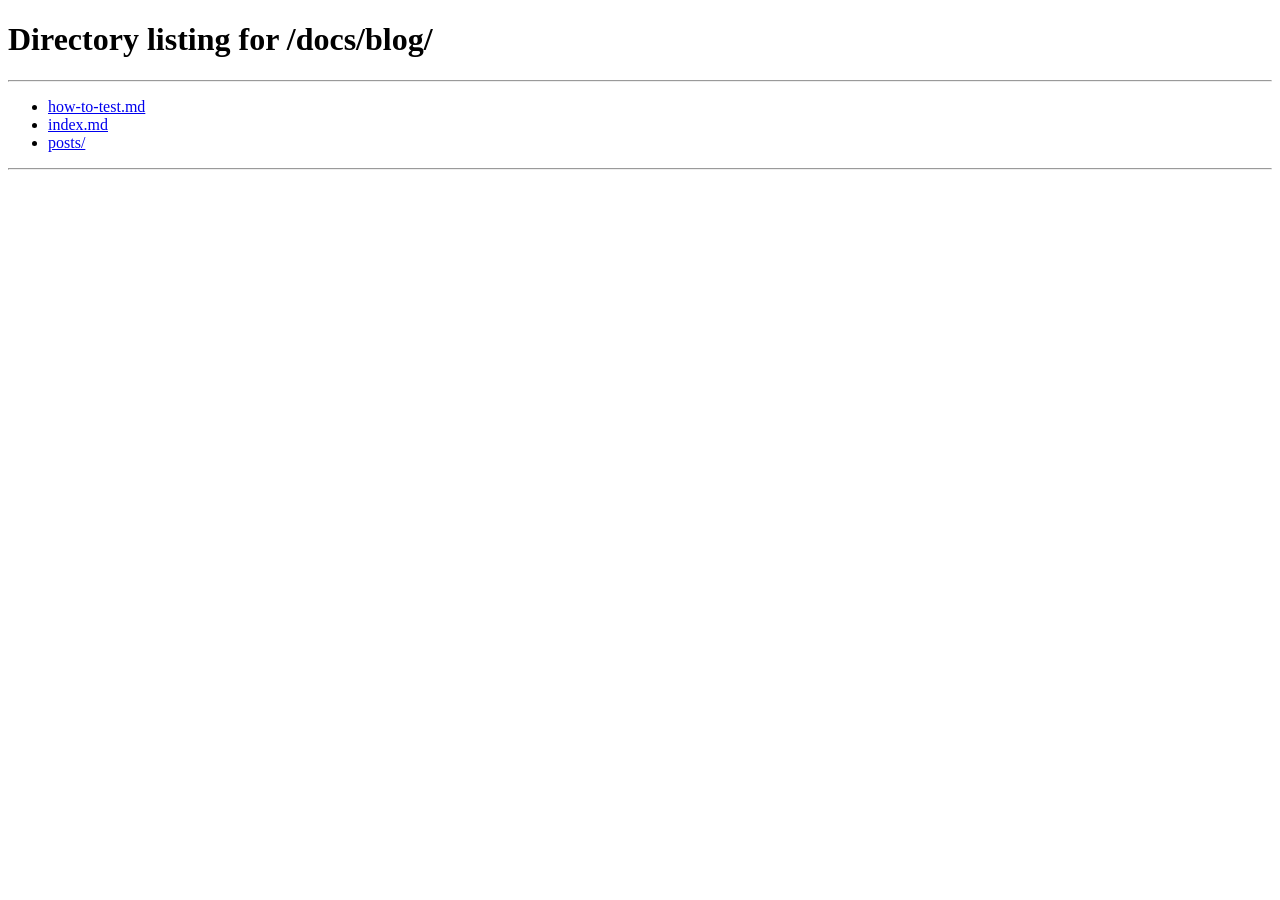
<file: site/blog/index.html>
<!doctype html>
<html lang="en">
<head>
<meta charset="utf-8">
<title>Redirecting to the MoaV Blog…</title>
<link rel="canonical" href="https://moav.sh/docs/blog/">
<meta http-equiv="refresh" content="0; url=/docs/blog/">
<meta name="robots" content="noindex">
<script>location.replace("/docs/blog/" + location.hash);</script>
</head>
<body>
<p>The MoaV blog has moved. Redirecting to <a href="/docs/blog/">moav.sh/docs/blog</a>…</p>
</body>
</html>
</file>
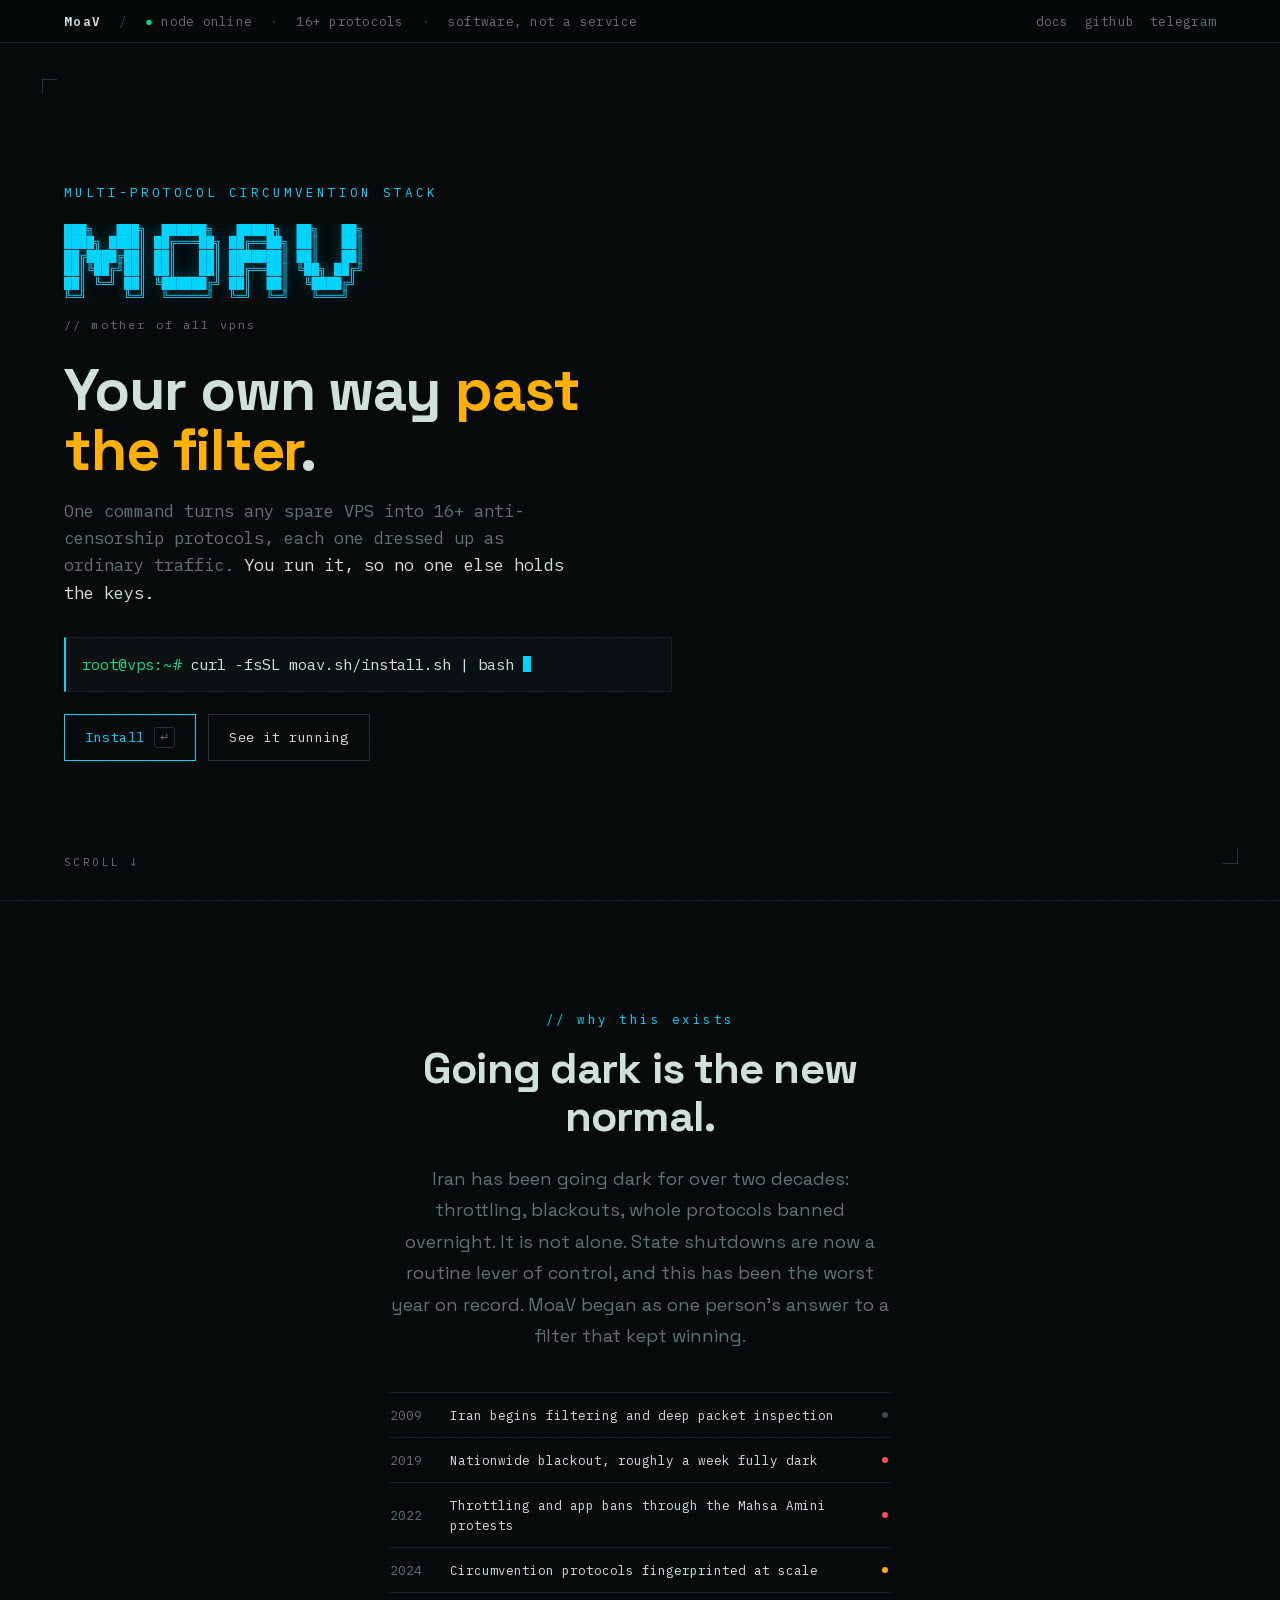
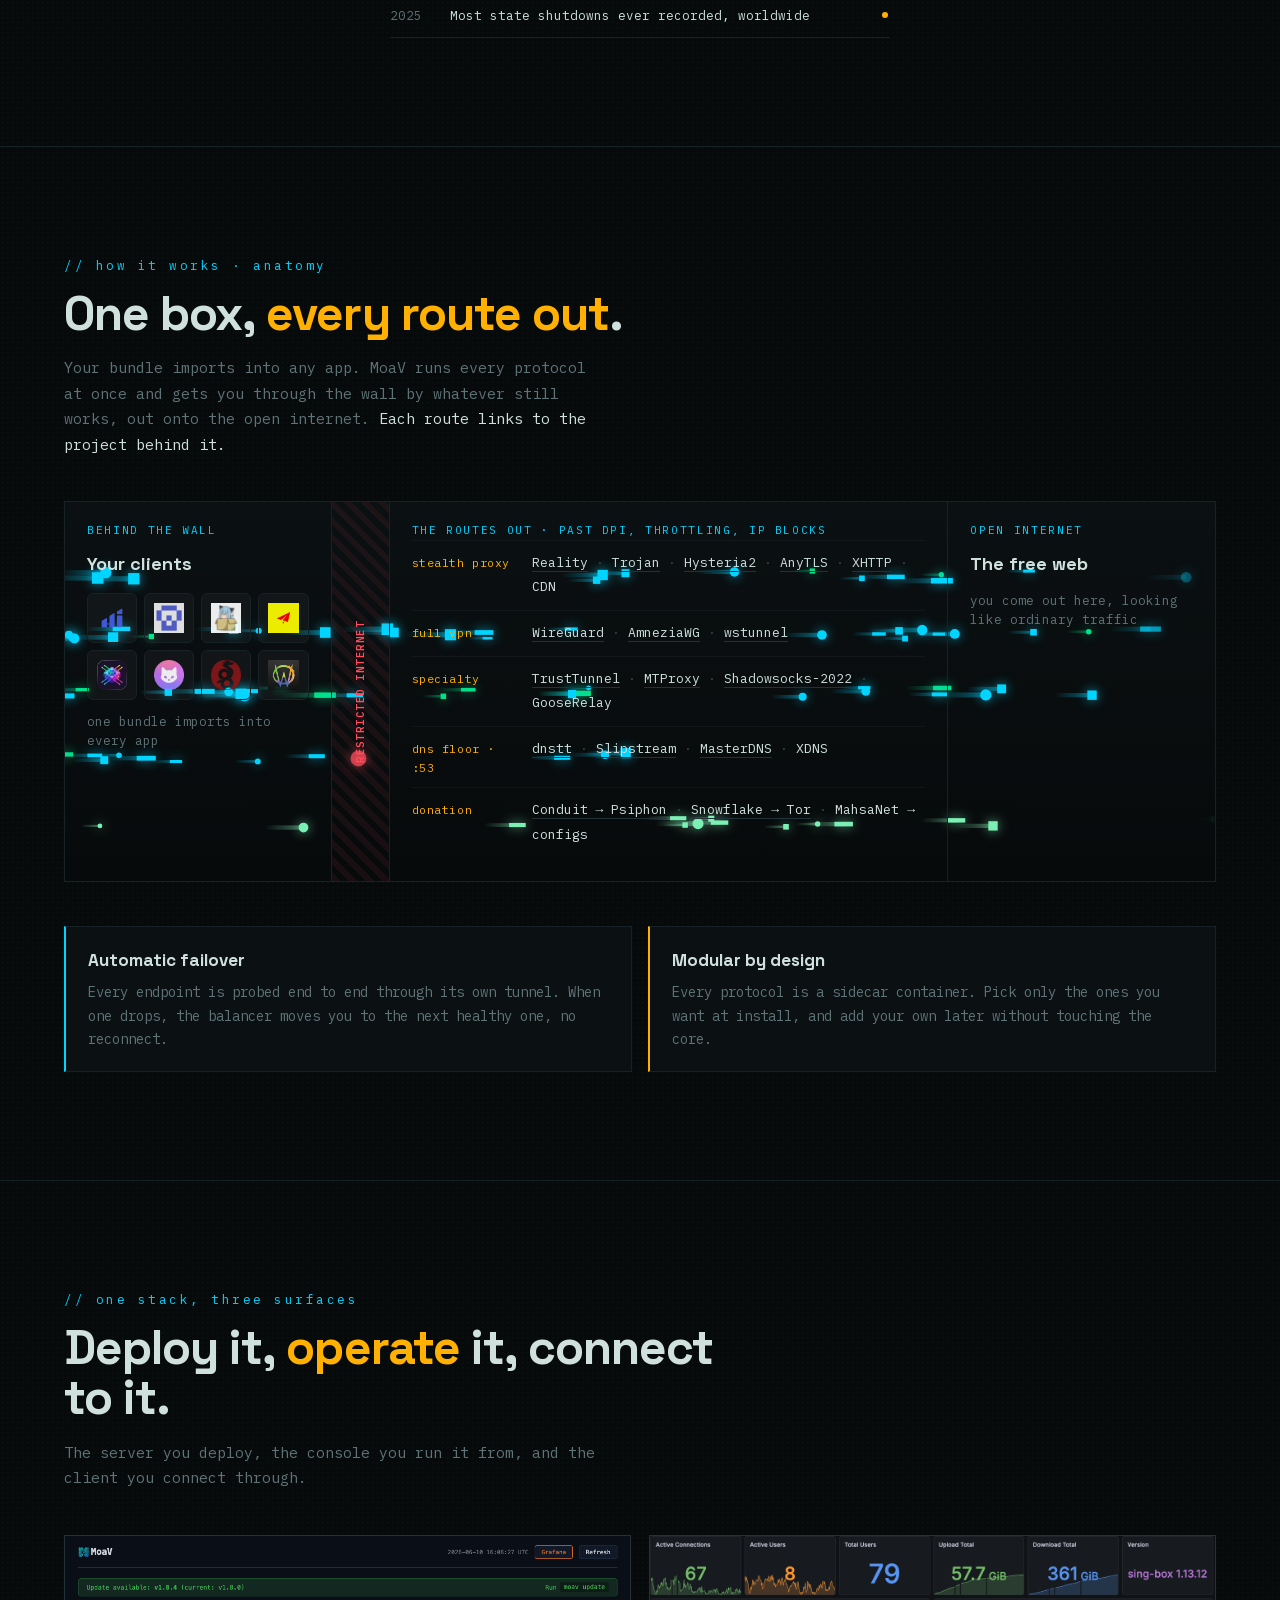
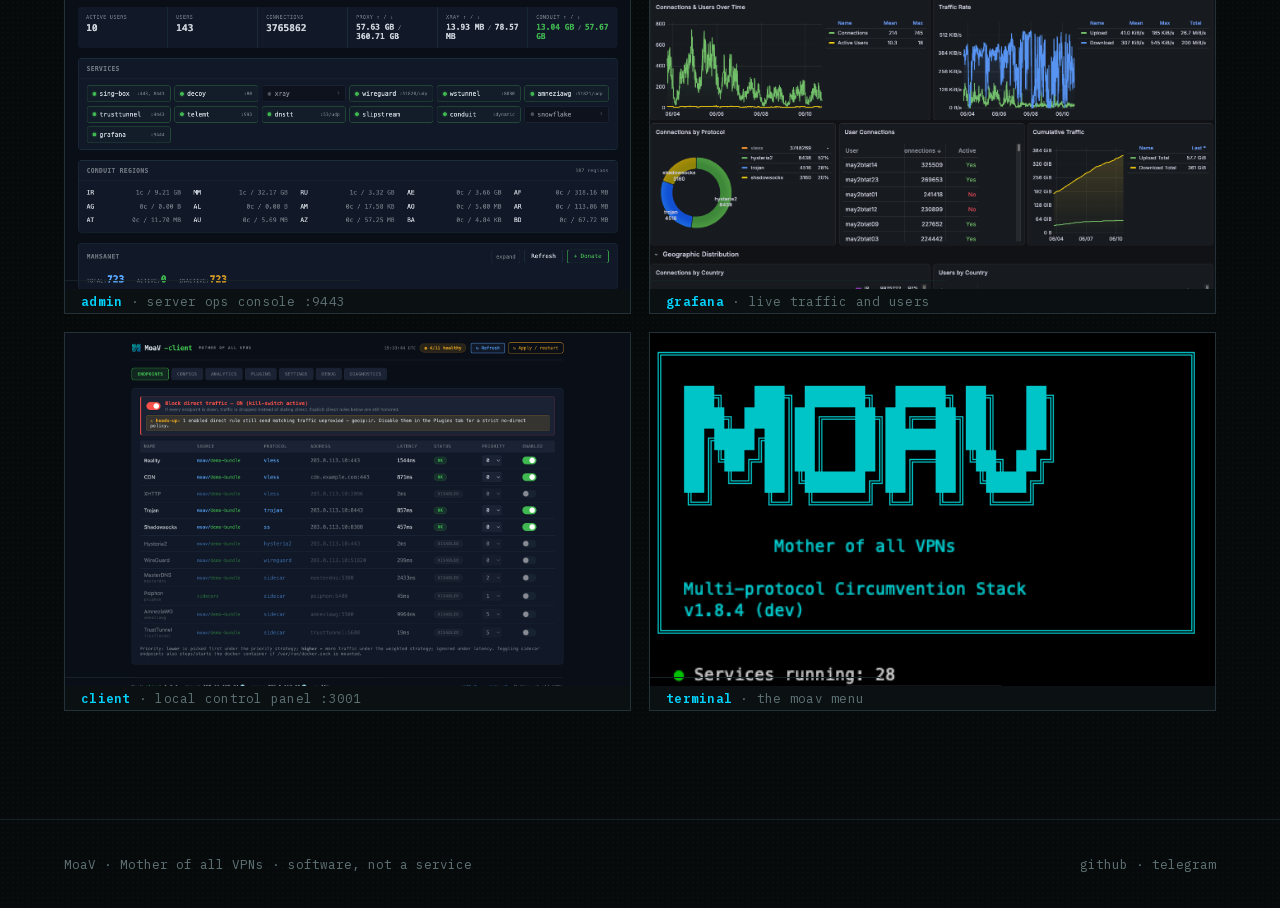
<file: site/v2.html>
<!DOCTYPE html>
<html lang="en">
<head>
<meta charset="utf-8">
<meta name="viewport" content="width=device-width, initial-scale=1">
<title>MoaV (prototype)</title>
<style>
@font-face{font-family:'Plex Mono';src:url('assets/fonts/IBMPlexMono-400.woff2') format('woff2');font-weight:400;font-display:swap}
@font-face{font-family:'Plex Mono';src:url('assets/fonts/IBMPlexMono-600.woff2') format('woff2');font-weight:600;font-display:swap}
@font-face{font-family:'Space Grotesk';src:url('assets/fonts/SpaceGrotesk-var.woff2') format('woff2');font-weight:400 700;font-display:swap}

:root{
  --void:#070a0b; --panel:#0b1012; --panel-2:#0e1619; --line:#172227; --line-2:#243138;
  --ink:#cfe0dd; --dim:#5f7377; --faint:#3a474b;
  --cyan:#00d4ff; --cyan-soft:#8af0ff; --amber:#ffb000; --ok:#00e08a; --alert:#ff4d5e;
  --mono:'Plex Mono',ui-monospace,'SF Mono',Menlo,monospace;
  --display:'Space Grotesk',system-ui,sans-serif;
  --pad:clamp(20px,5vw,84px);
  --glow:0 0 18px rgba(0,212,255,.30);
}
*{box-sizing:border-box;margin:0;padding:0}
html{scroll-behavior:smooth}
body{background:var(--void);color:var(--ink);font-family:var(--mono);font-size:15px;line-height:1.6;-webkit-font-smoothing:antialiased;overflow-x:hidden;
  background-image:radial-gradient(rgba(255,255,255,.018) 1px,transparent 1px);background-size:5px 5px}
a{color:inherit;text-decoration:none}
::selection{background:var(--cyan);color:#04121a}

/* ---- persistent operator status bar ---- */
.statusbar{position:sticky;top:0;z-index:50;display:flex;align-items:center;gap:18px;padding:11px var(--pad);
  font-size:12.5px;letter-spacing:.02em;background:rgba(7,10,11,.85);backdrop-filter:blur(8px);border-bottom:1px solid var(--line)}
.statusbar .brand{color:var(--ink);font-weight:600;letter-spacing:.1em}
.statusbar .sep{color:var(--faint)}
.statusbar .meta{color:var(--dim)}
.statusbar .dot{color:var(--ok)}
.statusbar .right{margin-left:auto;display:flex;gap:16px}
.statusbar .right a{color:var(--dim)}
.statusbar .right a:hover{color:var(--cyan)}

/* ---- hero: minimal ---- */
.hero{min-height:calc(100svh - 43px);display:flex;flex-direction:column;justify-content:center;align-items:flex-start;
  padding:clamp(40px,7vh,96px) var(--pad);position:relative}
.hero-inner{max-width:720px}
.scrollcue{position:absolute;bottom:28px;left:var(--pad);color:var(--dim);font-size:11px;letter-spacing:.22em;text-transform:uppercase;animation:bob 2.2s ease-in-out infinite}
.scrollcue:hover{color:var(--cyan)}
@keyframes bob{50%{transform:translateY(5px)}}
/* corner registration ticks */
.hero::before,.hero::after{content:"";position:absolute;width:14px;height:14px;border:1px solid var(--line-2);pointer-events:none}
.hero::before{left:calc(var(--pad) - 22px);top:36px;border-right:0;border-bottom:0}
.hero::after{right:calc(var(--pad) - 22px);bottom:36px;border-left:0;border-top:0}

.eyebrow{color:var(--cyan);font-size:12.5px;letter-spacing:.24em;text-transform:uppercase}
.banner{margin:22px 0 0;font-size:clamp(6px,1.2vw,12.5px);line-height:1.08;color:var(--cyan);white-space:pre;
  text-shadow:var(--glow);font-weight:600;overflow-x:auto}
.banner-sub{margin-top:10px;color:var(--dim);font-size:12px;letter-spacing:.18em}
.headline{font-family:var(--display);font-weight:700;font-size:clamp(30px,4.6vw,60px);line-height:1.02;letter-spacing:-.02em;color:var(--ink);margin:26px 0 0;max-width:16ch}
.headline .amber{color:var(--amber)}
.lede{color:var(--dim);font-size:clamp(14px,1.5vw,17px);margin-top:18px;max-width:52ch}
.lede b{color:var(--ink);font-weight:400}

.prompt{margin-top:30px;font-size:clamp(13px,1.4vw,15.5px);color:var(--ink);display:flex;gap:9px;align-items:baseline;flex-wrap:wrap;
  padding:14px 16px;border:1px solid var(--line);border-left:2px solid var(--cyan);background:var(--panel)}
.prompt .ps1{color:var(--ok)}
.prompt .cmd{color:var(--ink)}
.prompt .cmd .flag{color:var(--dim)}
.prompt .cur{display:inline-block;width:8px;height:1.05em;background:var(--cyan);transform:translateY(2px);animation:blink 1.1s steps(1) infinite}
@keyframes blink{50%{opacity:0}}

.actions{margin-top:22px;display:flex;gap:12px;flex-wrap:wrap}
.act{font-family:var(--mono);font-size:13.5px;letter-spacing:.04em;padding:12px 20px;border:1px solid var(--line-2);color:var(--ink);
  transition:.18s ease;display:inline-flex;align-items:center;gap:9px}
.act.key{border-color:var(--cyan);color:var(--cyan);box-shadow:inset 0 0 0 0 var(--cyan)}
.act.key:hover{background:var(--cyan);color:#04121a;box-shadow:var(--glow)}
.act:not(.key):hover{border-color:var(--ink);color:var(--ink)}
.act .k{color:var(--dim);font-size:11px;border:1px solid var(--line-2);padding:1px 5px;border-radius:3px}

/* ---- the arsenal readout ---- */
.arsenal{border:1px solid var(--line);background:linear-gradient(180deg,var(--panel),var(--void));
  box-shadow:0 24px 60px rgba(0,0,0,.5)}
.ars-head{display:flex;align-items:center;gap:10px;padding:12px 16px;border-bottom:1px solid var(--line);font-size:12px;letter-spacing:.14em;color:var(--dim)}
.ars-head .live{margin-left:auto;color:var(--ok);display:flex;align-items:center;gap:7px}
.ars-head .live::before{content:"";width:6px;height:6px;border-radius:50%;background:var(--ok);box-shadow:0 0 8px var(--ok)}
.rows{padding:6px 0}
.row{display:grid;grid-template-columns:1fr auto auto;gap:12px;align-items:center;padding:8px 16px;font-size:13.5px;
  opacity:0;transform:translateX(-6px);animation:boot .35s ease forwards}
.row .svc{color:var(--ink)}
.row .port{color:var(--dim);font-size:12.5px;justify-self:end}
.row .st{color:var(--ok);font-size:11px;letter-spacing:.1em;display:flex;align-items:center;gap:7px;justify-self:end;min-width:52px}
.row .st::before{content:"";width:6px;height:6px;border-radius:50%;background:var(--ok);box-shadow:0 0 7px var(--ok)}
.row.xhttp .st{color:var(--amber)}.row.xhttp .st::before{background:var(--amber);box-shadow:0 0 7px var(--amber)}
.ars-foot{display:flex;gap:18px;padding:12px 16px;border-top:1px solid var(--line);font-size:12.5px;color:var(--dim);flex-wrap:wrap}
.ars-foot b{color:var(--ink);font-weight:600}
.ars-foot .up{color:var(--ok)}.ars-foot .dn{color:var(--cyan)}
@keyframes boot{to{opacity:1;transform:none}}

/* ---- shared content section ---- */
.sec{padding:clamp(80px,12vh,140px) var(--pad);border-top:1px solid var(--line)}
.sec-index{color:var(--cyan);font-size:12.5px;letter-spacing:.2em}
.sec-title{font-family:var(--display);font-weight:700;font-size:clamp(26px,4vw,48px);letter-spacing:-.02em;line-height:1.05;margin:14px 0 0;max-width:22ch}
.sec-title .amber{color:var(--amber)}
.sec-sub{color:var(--dim);margin-top:16px;max-width:60ch;font-size:15px;line-height:1.7}
.sec-sub b{color:var(--ink);font-weight:400}

/* reusable panel */
.panel{border:1px solid var(--line);background:linear-gradient(180deg,var(--panel),var(--void));margin-top:42px}
.panel-head{display:flex;align-items:center;gap:10px;padding:12px 16px;border-bottom:1px solid var(--line);font-size:12px;letter-spacing:.14em;color:var(--dim)}
.panel-head .r{margin-left:auto;color:var(--faint)}

/* censorship syslog */
.logrow{display:grid;grid-template-columns:52px 34px 1fr auto;gap:14px;align-items:center;padding:11px 16px;font-size:13.5px;border-top:1px solid rgba(255,255,255,.035)}
.logrow:first-child{border-top:0}
.logrow .yr{color:var(--dim)}
.logrow .rg{color:var(--cyan);font-size:12px}
.logrow .ev{color:var(--ink)}
.logrow .sev{font-size:11px;letter-spacing:.08em;justify-self:end}
.sev.warn{color:var(--amber)}.sev.crit{color:var(--alert)}.sev.info{color:var(--dim)}

/* why this exists — narrow centered manifesto */
.why{text-align:center}
.why-inner{max-width:min(40vw,500px);margin:0 auto}
.why .sec-index{display:block}
.why-title{font-family:var(--display);font-weight:700;font-size:clamp(28px,3.4vw,44px);letter-spacing:-.02em;line-height:1.1;margin:16px 0 0}
.why-body{font-family:var(--display);font-weight:400;color:var(--dim);font-size:clamp(16px,1.5vw,18px);line-height:1.75;margin-top:22px}
.why-log{margin-top:40px;text-align:left}
.wl{display:grid;grid-template-columns:46px 1fr 8px;gap:14px;align-items:center;padding:12px 0;border-top:1px solid var(--line);font-size:12.5px;color:var(--ink)}
.wl:last-child{border-bottom:1px solid var(--line)}
.wl .wy{color:var(--dim)}
.wl i{width:6px;height:6px;border-radius:50%;background:var(--faint)}
.wl i.crit{background:var(--alert)}.wl i.warn{background:var(--amber)}
@media(max-width:900px){.why-inner{max-width:90vw}}

/* protocol arsenal grid */
.grp{margin-top:34px}
.grp-label{font-size:11.5px;letter-spacing:.16em;color:var(--dim);text-transform:uppercase}
.protogrid{display:grid;grid-template-columns:repeat(auto-fill,minmax(232px,1fr));gap:1px;background:var(--line);border:1px solid var(--line);margin-top:12px}
.proto{background:var(--void);padding:15px 16px;transition:.16s}
.proto:hover{background:var(--panel-2)}
.proto .pn{color:var(--ink);font-size:14px}
.proto .pd{color:var(--dim);font-size:12.5px;margin-top:3px}
.proto .pp{color:var(--cyan);font-size:11.5px;margin-top:8px;letter-spacing:.04em}
.callouts{display:grid;grid-template-columns:1fr 1fr;gap:16px;margin-top:44px}
.callout{border:1px solid var(--line);border-left:2px solid var(--cyan);padding:20px 22px;background:var(--panel)}
.callout.amber{border-left-color:var(--amber)}
.callout h4{font-family:var(--display);font-weight:700;font-size:17px;color:var(--ink);margin:0 0 7px}
.callout p{color:var(--dim);font-size:14px;line-height:1.65;margin:0}
@media(max-width:760px){.callouts{grid-template-columns:1fr}}

/* architecture flow */
.arch{position:relative;overflow:hidden;display:flex;flex-wrap:wrap;align-items:stretch;margin-top:44px;border:1px solid var(--line);background:linear-gradient(180deg,var(--panel),var(--void))}
.flow{position:absolute;inset:0;z-index:1;pointer-events:none}
.zone,.wall{position:relative;z-index:2}
.clogos{display:grid;grid-template-columns:repeat(4,1fr);gap:7px;margin-top:14px}
.clogos .lg{aspect-ratio:1/1;display:flex;align-items:center;justify-content:center;background:rgba(255,255,255,.03);border:1px solid var(--line);border-radius:6px;padding:9px}
.clogos .lg img{max-width:100%;max-height:100%;object-fit:contain;opacity:.92}
.zone{flex:1 1 190px;padding:20px 22px 24px;border-right:1px solid var(--line)}
.zone:last-child{border-right:0}
.zone.routes{flex:2.6 1 360px}
.zlabel{font-size:11px;letter-spacing:.15em;text-transform:uppercase;color:var(--cyan)}
.ztitle{font-family:var(--display);font-weight:700;font-size:18px;color:var(--ink);margin-top:10px}
.znote{color:var(--dim);font-size:12.5px;margin-top:12px;line-height:1.55}
.zchips{margin-top:14px;color:var(--dim);font-size:12.5px;line-height:1.95}
.wall{flex:0 0 58px;display:flex;align-items:center;justify-content:center;text-align:center;border-right:1px solid var(--line);
  background:repeating-linear-gradient(45deg,rgba(255,77,94,.07) 0 6px,transparent 6px 12px)}
.wall b{color:var(--alert);font-size:10.5px;letter-spacing:.14em;line-height:1.35;writing-mode:vertical-rl;transform:rotate(180deg)}
.route{display:grid;grid-template-columns:106px 1fr;gap:14px;align-items:baseline;padding:10px 0;border-top:1px solid rgba(255,255,255,.04)}
.route:first-of-type{border-top:0;padding-top:2px}
.rg{color:var(--amber);font-size:11.5px;letter-spacing:.05em}
.rlist{font-size:13px;line-height:1.9}
.rlist a{color:var(--ink);border-bottom:1px solid var(--line-2);transition:.15s}
.rlist a:hover{color:var(--cyan);border-color:var(--cyan)}
.rlist .sep{color:var(--faint)}
@media(max-width:820px){.wall{flex-basis:100%;padding:10px}.wall b{writing-mode:horizontal-tb;transform:none}.zone,.zone.routes{flex-basis:100%;border-right:0;border-top:1px solid var(--line)}}

.surfgrid{display:grid;grid-template-columns:repeat(2,1fr);gap:18px;margin-top:44px}
.surfcard{border:1px solid var(--line-2);background:var(--panel);overflow:hidden}
.surfgrid .surfcard{transition:opacity .6s cubic-bezier(.16,1,.3,1),transform .5s cubic-bezier(.16,1,.3,1),border-color .3s,box-shadow .3s}
.surfcard img{display:block;width:100%;aspect-ratio:16/10;object-fit:cover;object-position:top center}
.surfcard .scap{padding:12px 16px;border-top:1px solid var(--line);font-size:12.5px;letter-spacing:.02em;color:var(--dim)}
.surfcard .scap b{color:var(--cyan);font-weight:600}
.surfcard:hover{transform:translateY(-5px);border-color:var(--cyan);box-shadow:0 18px 44px rgba(0,0,0,.5)}
@media(max-width:820px){.surfgrid{grid-template-columns:1fr}}

.reveal{opacity:0;transform:translateY(22px);transition:opacity .7s cubic-bezier(.16,1,.3,1),transform .7s cubic-bezier(.16,1,.3,1)}
.reveal.in{opacity:1;transform:none}

.foot{padding:34px var(--pad);border-top:1px solid var(--line);display:flex;justify-content:space-between;gap:16px;flex-wrap:wrap;color:var(--dim);font-size:12.5px}
.foot a:hover{color:var(--cyan)}

@media (max-width:900px){
  .hero{grid-template-columns:1fr;gap:34px;padding-top:52px}
  .arsenal{order:2}
  .stack{height:auto;display:flex;flex-direction:column;gap:14px;align-items:center}
  .surf{position:static;width:100%;transform:none!important;filter:none!important}
  .stack:hover .surf{filter:none}
  .statusbar{font-size:11px;gap:10px}.statusbar .meta.hide{display:none}
}
@media (prefers-reduced-motion:reduce){
  *{animation-duration:.001s!important;animation-delay:0s!important;scroll-behavior:auto}
  .reveal{opacity:1;transform:none}
}
</style>
</head>
<body>

<div class="statusbar">
  <span class="brand">MoaV</span>
  <span class="sep">/</span><span class="meta"><span class="dot">●</span> node online</span>
  <span class="sep">·</span><span class="meta hide">16+ protocols</span>
  <span class="sep">·</span><span class="meta">software, not a service</span>
  <span class="right"><a href="/docs/">docs</a><a href="https://github.com/MotherofallVPNs/moav">github</a><a href="https://t.me/motherofallvpns">telegram</a></span>
</div>

<!-- ============ HERO / CONSOLE ============ -->
<section class="hero">
  <div class="hero-inner">
    <div class="eyebrow">Multi-protocol circumvention stack</div>
<pre class="banner" aria-label="MOAV">███╗   ███╗  ██████╗   █████╗  ██╗   ██╗
████╗ ████║ ██╔═══██╗ ██╔══██╗ ██║   ██║
██╔████╔██║ ██║   ██║ ███████║ ██║   ██║
██║╚██╔╝██║ ██║   ██║ ██╔══██║ ╚██╗ ██╔╝
██║ ╚═╝ ██║ ╚██████╔╝ ██║  ██║  ╚████╔╝
╚═╝     ╚═╝  ╚═════╝  ╚═╝  ╚═╝   ╚═══╝</pre>
    <div class="banner-sub">// mother of all vpns</div>
    <h1 class="headline">Your own way <span class="amber">past the filter</span>.</h1>
    <p class="lede">One command turns any spare VPS into 16+ anti-censorship protocols, each one dressed up as ordinary traffic. <b>You run it, so no one else holds the keys.</b></p>
    <div class="prompt"><span class="ps1">root@vps:~#</span><span class="cmd" id="cmd"></span><span class="cur"></span></div>
    <div class="actions">
      <a class="act key" href="/docs/quick-start/">Install <span class="k">↵</span></a>
      <a class="act" href="#surfaces">See it running</a>
    </div>
  </div>
  <a class="scrollcue" href="#problem">scroll ↓</a>
</section>

<!-- ============ WHY THIS EXISTS ============ -->
<section class="sec why" id="problem">
  <div class="why-inner reveal">
    <div class="sec-index">// why this exists</div>
    <h2 class="why-title">Going dark is the <span class="amber">new normal</span>.</h2>
    <p class="why-body">Iran has been going dark for over two decades: throttling, blackouts, whole protocols banned overnight. It is not alone. State shutdowns are now a routine lever of control, and this has been the worst year on record. MoaV began as one person's answer to a filter that kept winning.</p>
    <div class="why-log">
      <div class="wl"><span class="wy">2009</span><span class="we">Iran begins filtering and deep packet inspection</span><i></i></div>
      <div class="wl"><span class="wy">2019</span><span class="we">Nationwide blackout, roughly a week fully dark</span><i class="crit"></i></div>
      <div class="wl"><span class="wy">2022</span><span class="we">Throttling and app bans through the Mahsa Amini protests</span><i class="crit"></i></div>
      <div class="wl"><span class="wy">2024</span><span class="we">Circumvention protocols fingerprinted at scale</span><i class="warn"></i></div>
      <div class="wl"><span class="wy">2025</span><span class="we">Most state shutdowns ever recorded, worldwide</span><i class="warn"></i></div>
    </div>
  </div>
</section>

<!-- ============ HOW IT WORKS ============ -->
<section class="sec">
  <div class="reveal">
    <div class="sec-index">// how it works · anatomy</div>
    <h2 class="sec-title">One box, <span class="amber">every route out</span>.</h2>
    <p class="sec-sub">Your bundle imports into any app. MoaV runs every protocol at once and gets you through the wall by whatever still works, out onto the open internet. <b>Each route links to the project behind it.</b></p>
  </div>
  <div class="arch reveal">
    <canvas class="flow" aria-hidden="true"></canvas>
    <div class="zone">
      <div class="zlabel">behind the wall</div>
      <div class="ztitle">Your clients</div>
      <div class="clogos">
        <span class="lg"><img src="assets/v2/clients/hiddify.png" alt="Hiddify" loading="lazy"></span>
        <span class="lg"><img src="assets/v2/clients/v2rayng.png" alt="v2rayNG" loading="lazy"></span>
        <span class="lg"><img src="assets/v2/clients/nekobox.png" alt="NekoBox" loading="lazy"></span>
        <span class="lg"><img src="assets/v2/clients/singbox.png" alt="sing-box" loading="lazy"></span>
        <span class="lg"><img src="assets/v2/clients/streisand.webp" alt="Streisand" loading="lazy"></span>
        <span class="lg"><img src="assets/v2/clients/clash.png" alt="Clash" loading="lazy"></span>
        <span class="lg"><img src="assets/v2/clients/wireguard.png" alt="WireGuard" loading="lazy"></span>
        <span class="lg"><img src="assets/v2/clients/amneziawg.png" alt="AmneziaWG" loading="lazy"></span>
      </div>
      <div class="znote">one bundle imports into every app</div>
    </div>
    <div class="wall"><b>RESTRICTED&nbsp;INTERNET</b></div>
    <div class="zone routes">
      <div class="zlabel">the routes out · past DPI, throttling, IP blocks</div>
      <div class="route"><span class="rg">stealth proxy</span><span class="rlist"><a href="https://github.com/XTLS/REALITY">Reality</a> <span class="sep">·</span> <a href="https://trojan-gfw.github.io/trojan/">Trojan</a> <span class="sep">·</span> <a href="https://v2.hysteria.network/">Hysteria2</a> <span class="sep">·</span> <a href="https://github.com/anytls/anytls-go">AnyTLS</a> <span class="sep">·</span> <a href="https://github.com/XTLS/Xray-core">XHTTP</a> <span class="sep">·</span> CDN</span></div>
      <div class="route"><span class="rg">full vpn</span><span class="rlist"><a href="https://www.wireguard.com/">WireGuard</a> <span class="sep">·</span> <a href="https://github.com/amnezia-vpn/amneziawg-go">AmneziaWG</a> <span class="sep">·</span> <a href="https://github.com/erebe/wstunnel">wstunnel</a></span></div>
      <div class="route"><span class="rg">specialty</span><span class="rlist"><a href="https://trusttunnel.org/">TrustTunnel</a> <span class="sep">·</span> <a href="https://github.com/telemt/telemt">MTProxy</a> <span class="sep">·</span> <a href="https://github.com/shadowsocks/shadowsocks-org/blob/main/docs/doc/sip022.md">Shadowsocks-2022</a> <span class="sep">·</span> GooseRelay</span></div>
      <div class="route"><span class="rg">dns floor · :53</span><span class="rlist"><a href="https://www.bamsoftware.com/software/dnstt/">dnstt</a> <span class="sep">·</span> <a href="https://github.com/Mygod/slipstream-rust">Slipstream</a> <span class="sep">·</span> <a href="https://github.com/masterking32/MasterDnsVPN">MasterDNS</a> <span class="sep">·</span> XDNS</span></div>
      <div class="route"><span class="rg">donation</span><span class="rlist"><a href="https://psiphon.ca/">Conduit → Psiphon</a> <span class="sep">·</span> <a href="https://snowflake.torproject.org/">Snowflake → Tor</a> <span class="sep">·</span> MahsaNet → configs</span></div>
    </div>
    <div class="zone">
      <div class="zlabel">open internet</div>
      <div class="ztitle">The free web</div>
      <div class="znote">you come out here, looking like ordinary traffic</div>
    </div>
  </div>
  <div class="callouts reveal">
    <div class="callout"><h4>Automatic failover</h4><p>Every endpoint is probed end to end through its own tunnel. When one drops, the balancer moves you to the next healthy one, no reconnect.</p></div>
    <div class="callout amber"><h4>Modular by design</h4><p>Every protocol is a sidecar container. Pick only the ones you want at install, and add your own later without touching the core.</p></div>
  </div>
</section>

<!-- ============ SURFACES ============ -->
<section class="sec" id="surfaces">
  <div class="reveal">
    <div class="sec-index">// one stack, three surfaces</div>
    <h2 class="sec-title">Deploy it, <span class="amber">operate</span> it, connect to it.</h2>
    <p class="sec-sub">The server you deploy, the console you run it from, and the client you connect through.</p>
  </div>
  <div class="surfgrid">
    <a class="surfcard reveal" style="transition-delay:.04s" href="/docs/SETUP/"><img src="assets/v2/admin.png" alt="MoaV admin dashboard" loading="lazy"><span class="scap"><b>admin</b> · server ops console :9443</span></a>
    <a class="surfcard reveal" style="transition-delay:.12s" href="/docs/MONITORING/"><img src="assets/v2/grafana.png" alt="MoaV Grafana dashboards" loading="lazy"><span class="scap"><b>grafana</b> · live traffic and users</span></a>
    <a class="surfcard reveal" style="transition-delay:.20s" href="/docs/client/"><img src="assets/v2/client.png" alt="MoaV client dashboard" loading="lazy"><span class="scap"><b>client</b> · local control panel :3001</span></a>
    <a class="surfcard reveal" style="transition-delay:.28s" href="/docs/CLI/"><img src="assets/v2/tui.png" alt="MoaV terminal menu" loading="lazy"><span class="scap"><b>terminal</b> · the moav menu</span></a>
  </div>
</section>

<footer class="foot">
  <span>MoaV · Mother of all VPNs · software, not a service</span>
  <span><a href="https://github.com/MotherofallVPNs/moav">github</a> · <a href="https://t.me/motherofallvpns">telegram</a></span>
</footer>

<script>
// power-on: type the install command once
(function(){
  var el=document.getElementById('cmd');
  var full=' curl -fsSL moav.sh/install.sh | bash';
  var rm=matchMedia('(prefers-reduced-motion:reduce)').matches;
  if(rm){el.textContent=full;return;}
  var i=0;(function t(){ if(i<=full.length){el.textContent=full.slice(0,i++);setTimeout(t,32);} })();
})();
var io=new IntersectionObserver(function(es){es.forEach(function(e){if(e.isIntersecting){e.target.classList.add('in');io.unobserve(e.target);}});},{threshold:.15});
document.querySelectorAll('.reveal').forEach(function(el){io.observe(el);});

// network flow: traffic leaves the client and crosses the DPI wall wearing a
// protocol disguise. Most gets through; a minority is caught at the gate and
// reroutes onto another path (failover). Lanes map to the real route groups.
(function(){
  var arch=document.querySelector('.arch'); if(!arch) return;
  var cv=arch.querySelector('.flow'); if(!cv) return;
  if(matchMedia('(prefers-reduced-motion:reduce)').matches) return;
  var ctx=cv.getContext('2d'), dpr=Math.min(window.devicePixelRatio||1,2);
  var W=0,H=0,wallX=0,lanes=[],ps=[], shapes=['dot','sq','dash'];
  function measure(){
    var r=arch.getBoundingClientRect(); W=Math.round(r.width); H=Math.round(r.height);
    if(W<1||H<1) return;
    cv.width=W*dpr; cv.height=H*dpr; cv.style.width=W+'px'; cv.style.height=H+'px';
    ctx.setTransform(dpr,0,0,dpr,0,0);
    var w=arch.querySelector('.wall'); wallX = w ? (w.getBoundingClientRect().left - r.left + w.offsetWidth/2) : W*0.28;
    var rows=arch.querySelectorAll('.route'); lanes=[];
    for(var i=0;i<rows.length;i++){ var b=rows[i].getBoundingClientRect(); lanes.push(b.top+b.height/2-r.top); }
    if(!lanes.length) lanes=[H*.25,H*.4,H*.55,H*.7,H*.85];
  }
  function col(lane){ if(lane===lanes.length-1) return '124,240,180'; return Math.random()<.2 ? '0,224,138' : '0,212,255'; }
  function spawn(fresh){ var lane=(Math.random()*lanes.length)|0;
    return { x: fresh? -(6+Math.random()*30) : Math.random()*W, y: lanes[lane]+(Math.random()*10-5),
      v:.4+Math.random()*1.7, size:2.4+Math.random()*3.4, shape:shapes[(Math.random()*3)|0],
      blocked:Math.random()<.18, hit:0, c:col(lane) }; }
  function seed(){ ps=[]; for(var i=0;i<90;i++) ps.push(spawn(false)); }
  function frame(){
    requestAnimationFrame(frame);
    if(W<1){ measure(); if(W<1) return; }
    if(!ps.length) seed();
    ctx.clearRect(0,0,W,H);
    for(var i=0;i<ps.length;i++){ var p=ps[i];
      if(p.blocked && p.x>=wallX-3){
        p.hit++; var af=Math.max(0,1-p.hit/18);
        ctx.shadowBlur=12; ctx.shadowColor='rgba(255,77,94,.7)'; ctx.fillStyle='rgba(255,77,94,'+(af*.95)+')';
        ctx.beginPath(); ctx.arc(wallX-3,p.y,p.size*(1+p.hit/6),0,7); ctx.fill(); ctx.shadowBlur=0;
        if(p.hit>18){ p.x=-(6+Math.random()*30); p.hit=0; p.blocked=Math.random()<.18; } continue;
      }
      p.x+=p.v; var a=1; if(p.x>W-100) a=Math.max(0,(W-p.x)/100);
      var tl=p.size*8, g=ctx.createLinearGradient(p.x-tl,0,p.x,0);
      g.addColorStop(0,'rgba('+p.c+',0)'); g.addColorStop(1,'rgba('+p.c+','+(a*.45)+')');
      ctx.fillStyle=g; ctx.fillRect(p.x-tl,p.y-p.size*.45,tl,p.size*.9);
      ctx.fillStyle='rgba('+p.c+','+a+')'; ctx.shadowBlur=11; ctx.shadowColor='rgba('+p.c+',.7)';
      if(p.shape==='sq') ctx.fillRect(p.x-p.size,p.y-p.size,p.size*2,p.size*2);
      else if(p.shape==='dash') ctx.fillRect(p.x-p.size*2,p.y-p.size*.5,p.size*4,p.size);
      else { ctx.beginPath(); ctx.arc(p.x,p.y,p.size,0,7); ctx.fill(); }
      ctx.shadowBlur=0;
      if(p.x>W+14){ p.x=-(6+Math.random()*30); p.blocked=Math.random()<.18; }
    }
  }
  window.addEventListener('resize', measure);
  measure(); seed(); requestAnimationFrame(frame);
})();
</script>
</body>
</html>
</file>
<file: site/style.css>
/* =============================================================================
   MoaV Landing Page - Style
   Theme: Dark, futuristic, freedom-focused
   ============================================================================= */

/* Metric-matched fallback for Inter: the fallback occupies the same space as
   Inter, so when the webfont swaps in there is no reflow (no layout jump on
   load). Values from the standard Inter/Arial size-adjust set. */
@font-face {
    font-family: 'Inter Fallback';
    src: local('Arial');
    ascent-override: 89.00%;
    descent-override: 22.00%;
    line-gap-override: 0.00%;
    size-adjust: 108.70%;
}

/* Screen-reader only: visible to crawlers/LLMs but not to users */
.sr-only {
    position: absolute;
    width: 1px;
    height: 1px;
    padding: 0;
    margin: -1px;
    overflow: hidden;
    clip: rect(0, 0, 0, 0);
    white-space: nowrap;
    border: 0;
}

:root {
    /* Colors */
    --bg-primary: #0a0a0f;
    --bg-secondary: #12121a;
    --bg-tertiary: #1a1a25;
    --bg-card: #15151f;

    --text-primary: #ffffff;
    --text-secondary: #a0a0b0;
    --text-muted: #606070;

    --accent-cyan: #00d4ff;
    --accent-cyan-dim: rgba(0, 212, 255, 0.1);
    --accent-purple: #7b5cff;
    --accent-purple-dim: rgba(123, 92, 255, 0.1);
    --accent-green: #00ff88;
    --accent-yellow: #ffd000;
    --accent-red: #ff4757;

    --gradient-primary: linear-gradient(135deg, var(--accent-cyan), var(--accent-purple));
    --gradient-bg: radial-gradient(ellipse at top, #1a1a2e 0%, var(--bg-primary) 50%);

    /* Typography */
    --font-mono: 'JetBrains Mono', 'Fira Code', monospace;
    --font-sans: 'Inter', 'Inter Fallback', -apple-system, BlinkMacSystemFont, sans-serif;

    /* Spacing */
    --container-width: 1200px;
    --section-padding: 120px;

    /* Effects */
    --border-radius: 12px;
    --border-radius-sm: 8px;
    --transition: 0.3s ease;
    --glow-cyan: 0 0 20px rgba(0, 212, 255, 0.3);
    --glow-purple: 0 0 20px rgba(123, 92, 255, 0.3);
}

/* Reset & Base */
*, *::before, *::after {
    margin: 0;
    padding: 0;
    box-sizing: border-box;
}

html {
    scroll-behavior: smooth;
    /* stop iOS Safari from auto-inflating text, which desyncs the monospace
       box-drawing grid in the architecture diagram (the "wiggly lines") */
    -webkit-text-size-adjust: 100%;
    text-size-adjust: 100%;
}

body {
    font-family: var(--font-sans);
    background: var(--bg-primary);
    color: var(--text-primary);
    line-height: 1.6;
    overflow-x: hidden;
}

/* Canvas Background */
#network-bg {
    position: fixed;
    top: 0;
    left: 0;
    width: 100%;
    height: 100%;
    z-index: 0;
    pointer-events: none;
    opacity: 0.6;
}

/* Container */
.container {
    max-width: var(--container-width);
    margin: 0 auto;
    padding: 0 24px;
    position: relative;
    z-index: 1;
}

/* =============================================================================
   Hero Section
   ============================================================================= */

.hero {
    min-height: 100vh;
    display: flex;
    align-items: center;
    justify-content: center;
    padding: 80px 24px;
    position: relative;
}

.hero-content {
    text-align: center;
    width: 100%;
    max-width: 900px;
    position: relative;
    z-index: 1;
}

/* Hero Brand - Logo + ASCII side by side */
.hero-brand {
    display: flex;
    align-items: center;
    justify-content: center;
    gap: 24px;
    margin-bottom: 24px;
}

.hero-logo {
    width: clamp(150px, 22vw, 260px);
    height: auto;
    filter: drop-shadow(0 0 30px rgba(0, 212, 255, 0.5));
}

.brand-text {
    text-align: left;
}

.brand-text .tagline {
    text-align: left;
    margin-bottom: 0;
}

.logo-ascii {
    margin-bottom: 8px;
}

.logo-ascii pre {
    font-family: var(--font-mono);
    font-size: clamp(8px, 2vw, 14px);
    line-height: 1.2;
    color: var(--accent-cyan);
    text-shadow: var(--glow-cyan);
    white-space: pre;
    display: inline-block;
}

.tagline {
    font-size: clamp(32px, 6vw, 56px);
    font-weight: 700;
    margin-bottom: 16px;
    background: var(--gradient-primary);
    -webkit-background-clip: text;
    -webkit-text-fill-color: transparent;
    background-clip: text;
}

.subtitle {
    font-size: clamp(16px, 2.5vw, 20px);
    color: var(--text-secondary);
    margin-bottom: 48px;
    line-height: 1.8;
}

/* Install Box */
.install-box {
    background: var(--bg-secondary);
    border: 1px solid rgba(255, 255, 255, 0.1);
    border-radius: var(--border-radius);
    overflow: hidden;
    max-width: 600px;
    margin: 0 auto 40px;
    text-align: left;
}

.terminal-header {
    background: var(--bg-tertiary);
    padding: 12px 16px;
    display: flex;
    align-items: center;
    gap: 8px;
}

.dot {
    width: 12px;
    height: 12px;
    border-radius: 50%;
}

.dot.red { background: var(--accent-red); }
.dot.yellow { background: var(--accent-yellow); }
.dot.green { background: var(--accent-green); }

.terminal-title {
    margin-left: auto;
    font-size: 12px;
    color: var(--text-muted);
    font-family: var(--font-mono);
}

.terminal-body {
    padding: 20px;
}

.command-line {
    display: flex;
    align-items: center;
    gap: 12px;
    font-family: var(--font-mono);
    font-size: 14px;
}

.prompt {
    color: var(--accent-green);
}

.command {
    color: var(--text-primary);
    flex: 1;
    min-width: 0;
    white-space: nowrap;
    overflow-x: auto;
    scrollbar-width: none;
}

.command::-webkit-scrollbar { display: none; }

.copy-btn {
    background: transparent;
    border: 1px solid rgba(255, 255, 255, 0.2);
    border-radius: 6px;
    padding: 8px;
    cursor: pointer;
    color: var(--text-secondary);
    transition: var(--transition);
    display: flex;
    align-items: center;
    justify-content: center;
}

.copy-btn:hover {
    border-color: var(--accent-cyan);
    color: var(--accent-cyan);
}

.copy-btn.copied {
    border-color: var(--accent-green);
    color: var(--accent-green);
}

/* CTA Buttons */
.cta-buttons {
    display: flex;
    gap: 16px;
    justify-content: center;
    flex-wrap: wrap;
}

.btn {
    display: inline-flex;
    align-items: center;
    justify-content: center;
    gap: 10px;
    min-width: 210px;
    padding: 14px 28px;
    border: 1px solid transparent;
    border-radius: var(--border-radius-sm);
    font-weight: 500;
    font-size: 15px;
    text-decoration: none;
    transition: var(--transition);
    cursor: pointer;
}

.btn-primary {
    background: var(--gradient-primary);
    color: var(--bg-primary);
}

.btn-primary:hover {
    box-shadow: var(--glow-cyan);
    transform: translateY(-2px);
}

.btn-secondary {
    background: rgba(0, 212, 255, 0.08);
    border: 1px solid rgba(0, 212, 255, 0.3);
    color: var(--text-primary);
    box-shadow: 0 0 12px rgba(0, 212, 255, 0.1);
}

.btn-secondary:hover {
    border-color: var(--accent-cyan);
    color: var(--accent-cyan);
    background: rgba(0, 212, 255, 0.15);
    box-shadow: 0 0 20px rgba(0, 212, 255, 0.25);
    transform: translateY(-2px);
}

/* MoaV Deploy (phone app) row under the hero CTAs. Same cyan pill language as
   .ai-hint in Quick Start; the store links are a smaller .btn-secondary. */
.hero-app {
    display: flex;
    flex-wrap: wrap;
    align-items: center;
    justify-content: center;
    gap: 8px 14px;
    max-width: 600px;
    margin: 32px auto 0;
    padding: 12px 20px;
    background: rgba(0, 212, 255, 0.05);
    border: 1px solid rgba(0, 212, 255, 0.18);
    border-radius: var(--border-radius);
    font-size: 13px;
    color: var(--text-secondary);
}

.hero-app-lead {
    display: inline-flex;
    align-items: center;
    gap: 7px;
    color: var(--accent-cyan);
    font-weight: 600;
    text-decoration: none;
    transition: var(--transition);
}

.hero-app-lead:hover { color: #4fe3ff; }
.hero-app-ico { flex-shrink: 0; }

.hero-app-desc {
    flex-basis: 100%;
    line-height: 1.6;
}

.hero-app-links {
    display: flex;
    flex-wrap: wrap;
    justify-content: center;
    gap: 10px;
}

.hero-app-badge {
    display: inline-flex;
    align-items: center;
    gap: 6px;
    padding: 7px 14px;
    font-size: 13px;
    font-weight: 500;
    color: var(--text-primary);
    background: rgba(0, 212, 255, 0.08);
    border: 1px solid rgba(0, 212, 255, 0.3);
    border-radius: 6px;
    text-decoration: none;
    transition: var(--transition);
}

.hero-app-badge:hover {
    border-color: var(--accent-cyan);
    color: var(--accent-cyan);
    background: rgba(0, 212, 255, 0.15);
    transform: translateY(-1px);
}

.hero-app-beta {
    font-family: var(--font-mono);
    font-size: 10px;
    text-transform: uppercase;
    letter-spacing: 0.04em;
    color: var(--accent-cyan);
    background: var(--accent-cyan-dim);
    padding: 2px 6px;
    border-radius: 4px;
}

/* =============================================================================
   Sections Common
   ============================================================================= */

section {
    padding: var(--section-padding) 0;
    position: relative;
}

.section-title {
    font-size: clamp(28px, 4vw, 40px);
    font-weight: 700;
    text-align: center;
    margin-bottom: 16px;
}

.section-subtitle {
    font-size: 18px;
    color: var(--text-secondary);
    text-align: center;
    margin-bottom: 60px;
    max-width: 650px;
    margin-left: auto;
    margin-right: auto;
}

/* =============================================================================
   Protocols Section
   ============================================================================= */

.protocols {
    background: var(--gradient-bg);
}

/* Arsenal: a scannable protocol table instead of a wall of cards */
.arsenal {
    max-width: 900px;
    margin: 0 auto;
    display: flex;
    flex-direction: column;
    gap: 8px;
}

/* each protocol is its own slightly-separated card */
.ar-row {
    display: flex;
    align-items: flex-start;
    gap: 24px;
    padding: 16px 22px;
    background: var(--bg-card);
    border: 1px solid rgba(255, 255, 255, 0.06);
    border-radius: var(--border-radius-sm);
    transition: background var(--transition), border-color var(--transition);
}

.ar-row:hover {
    background: var(--bg-tertiary);
    border-color: rgba(0, 212, 255, 0.30);
}

/* column labels and group headings are plain labels, not cards */
.ar-head {
    padding: 2px 22px 0;
    font-family: var(--font-mono);
    font-size: 11px;
    letter-spacing: 0.06em;
    text-transform: uppercase;
    color: var(--text-muted);
}

.ar-group {
    font-family: var(--font-mono);
    font-size: 11px;
    letter-spacing: 0.08em;
    text-transform: uppercase;
    color: var(--accent-cyan);
    padding: 8px 22px 0;
}

.ar-head,
.ar-head:hover {
    background: none;
    border-color: transparent;
}

.ar-cta:hover {
    background: rgba(123, 92, 255, 0.08);
    border-color: rgba(123, 92, 255, 0.4);
}

.ar-name {
    flex: 0 0 208px;
    display: flex;
    align-items: center;
    gap: 11px;
    font-weight: 600;
    font-size: 15px;
    color: var(--text-primary);
}

.ar-head .ar-name,
.ar-head .ar-ports { font-weight: 400; color: var(--text-muted); }

/* protocol name links out to its project: indexable, but visually quiet */
.ar-link {
    color: inherit;
    text-decoration: none;
    transition: color var(--transition);
}

.ar-link::after {
    content: '\2197';
    font-family: var(--font-mono);
    font-size: 10px;
    margin-left: 3px;
    opacity: 0.3;
    vertical-align: super;
    transition: opacity var(--transition), color var(--transition);
}

.ar-link:hover { color: var(--accent-cyan); }
.ar-link:hover::after { opacity: 1; color: var(--accent-cyan); }

/* name + tag stacked, so the tag never widens the column or shifts the desc */
.ar-title {
    display: inline-flex;
    flex-direction: column;
    align-items: flex-start;
    gap: 5px;
}

.ar-tag {
    font-family: var(--font-mono);
    font-size: 9px;
    letter-spacing: 0.05em;
    text-transform: uppercase;
    font-weight: 500;
    color: var(--accent-yellow);
    background: rgba(255, 208, 0, 0.1);
    border: 1px solid rgba(255, 208, 0, 0.3);
    border-radius: 4px;
    padding: 1px 6px;
    white-space: nowrap;
}

.ar-ico {
    width: 30px;
    height: 30px;
    flex-shrink: 0;
    display: flex;
    align-items: center;
    justify-content: center;
    background: var(--accent-cyan-dim);
    border-radius: var(--border-radius-sm);
    color: var(--accent-cyan);
    transition: background var(--transition), transform var(--transition);
}

.ar-row:hover .ar-ico { transform: translateY(-1px); }
.ar-ico svg { width: 17px; height: 17px; }

.ar-desc {
    flex: 1 1 auto;
    font-size: 14px;
    color: var(--text-secondary);
    line-height: 1.6;
}

.ar-ports {
    flex: 0 0 228px;
    display: flex;
    flex-wrap: wrap;
    gap: 6px;
    align-content: flex-start;
}

.ar-ports code {
    font-family: var(--font-mono);
    font-size: 11.5px;
    color: var(--accent-cyan);
    background: var(--accent-cyan-dim);
    padding: 3px 8px;
    border-radius: 4px;
    white-space: nowrap;
}

/* CTA row */
.ar-cta { background: rgba(123, 92, 255, 0.04); }
.ar-cta .ar-ico { background: var(--accent-purple-dim); color: var(--accent-purple); }
.ar-cta-buttons { align-items: center; }

.protocols-link {
    text-align: center;
    margin-top: 32px;
    color: var(--text-secondary);
    font-size: 15px;
}

.protocols-link a {
    color: var(--accent-cyan);
    text-decoration: none;
    border-bottom: 1px solid transparent;
    transition: var(--transition);
}

.protocols-link a:hover {
    border-bottom-color: var(--accent-cyan);
}

.btn-small {
    display: inline-block;
    padding: 8px 16px;
    font-size: 13px;
    font-weight: 500;
    border-radius: 6px;
    text-decoration: none;
    transition: var(--transition);
    background: var(--accent-purple);
    color: white;
}

.btn-small:hover {
    background: #8b6aff;
    transform: translateY(-1px);
}

.btn-small.btn-outline {
    background: transparent;
    border: 1px solid var(--accent-purple);
    color: var(--accent-purple);
}

.btn-small.btn-outline:hover {
    background: rgba(123, 92, 255, 0.1);
}

/* =============================================================================
   Why Section
   ============================================================================= */

.why {
    background: var(--bg-primary);
}

.why-intro {
    max-width: 800px;
    margin: 0 auto 48px;
    text-align: center;
    color: var(--text-secondary);
    font-size: 17px;
    line-height: 1.8;
}

.why-intro strong {
    color: var(--accent-cyan);
}

/* Compact separated tiles: same eight points, far less space */
.why-grid {
    display: grid;
    grid-template-columns: repeat(4, 1fr);
    align-items: stretch;
    gap: 16px;
    max-width: 1040px;
    margin: 0 auto;
}

.why-card {
    position: relative;
    display: grid;
    grid-template-columns: 34px 1fr;
    column-gap: 12px;
    row-gap: 6px;
    align-content: start;
    padding: 20px 18px;
    background: var(--bg-secondary);
    border: 1px solid rgba(255, 255, 255, 0.06);
    border-radius: var(--border-radius);
    transition: transform var(--transition), box-shadow var(--transition), border-color var(--transition), background var(--transition);
}

/* subtle grow that lifts the card above its neighbours */
.why-card:hover {
    transform: scale(1.04);
    z-index: 2;
    background: var(--bg-tertiary);
    border-color: rgba(123, 92, 255, 0.35);
    box-shadow: 0 12px 30px rgba(0, 0, 0, 0.45);
}

/* Cards that link somewhere: no underline, and a quiet arrow affordance */
a.why-card {
    text-decoration: none;
    color: inherit;
    cursor: pointer;
}

.why-card[href]::after {
    content: '\2192';
    position: absolute;
    top: 16px;
    right: 16px;
    font-size: 14px;
    line-height: 1;
    color: var(--accent-purple);
    opacity: 0;
    transform: translateX(-3px);
    transition: opacity var(--transition), transform var(--transition);
}

.why-card[href]:hover::after {
    opacity: 0.9;
    transform: translateX(0);
}

.why-icon {
    grid-row: span 2;
    align-self: start;
    width: 34px;
    height: 34px;
    background: var(--accent-purple-dim);
    border-radius: var(--border-radius-sm);
    display: flex;
    align-items: center;
    justify-content: center;
    color: var(--accent-purple);
    transition: background var(--transition);
}

.why-card:hover .why-icon {
    background: rgba(123, 92, 255, 0.22);
}

.why-icon svg {
    width: 20px;
    height: 20px;
}

.why-card h3 {
    grid-column: 2;
    align-self: center;
    font-size: 15px;
    margin-bottom: 0;
}

.why-card p {
    grid-column: 2;
    color: var(--text-secondary);
    font-size: 13px;
    line-height: 1.55;
}

/* =============================================================================
   Demo Section
   ============================================================================= */

.demo {
    background: var(--gradient-bg);
}

.demo-grid {
    display: grid;
    grid-template-columns: repeat(auto-fit, minmax(280px, 1fr));
    gap: 24px;
    margin-bottom: 48px;
}

.demo-box {
    background: var(--bg-card);
    border: 1px solid rgba(255, 255, 255, 0.05);
    border-radius: var(--border-radius);
    overflow: hidden;
    cursor: pointer;
    transition: var(--transition);
}

.demo-box:hover {
    border-color: rgba(0, 212, 255, 0.3);
    transform: translateY(-2px);
}

.demo-header {
    padding: 20px 24px;
    border-bottom: 1px solid rgba(255, 255, 255, 0.05);
    display: flex;
    align-items: center;
    gap: 16px;
}

.demo-number {
    font-family: var(--font-mono);
    font-size: 12px;
    color: var(--accent-cyan);
    background: var(--accent-cyan-dim);
    padding: 4px 10px;
    border-radius: 4px;
}

.demo-header h3 {
    font-size: 16px;
    font-weight: 500;
}

/* Demo Video Container */
.demo-video-container {
    position: relative;
    aspect-ratio: 16/10;
    background: var(--bg-card);
    overflow: hidden;
    padding: 0.75rem;
}

.demo-video {
    width: 100%;
    height: 100%;
    object-fit: contain;
    display: block;
    border-radius: 6px;
}

/* Hide placeholder when video loads successfully */
.demo-video-container .demo-placeholder {
    position: absolute;
    top: 0;
    left: 0;
    width: 100%;
    height: 100%;
    background: var(--bg-card);
    z-index: 1;
}

.demo-video-container.video-loaded .demo-placeholder {
    display: none;
}

/* Overlay with expand hint */
.demo-overlay {
    position: absolute;
    bottom: 0;
    left: 0;
    right: 0;
    padding: 16px;
    background: linear-gradient(transparent, rgba(0, 0, 0, 0.8));
    display: flex;
    align-items: center;
    justify-content: center;
    gap: 8px;
    opacity: 0;
    transition: var(--transition);
    z-index: 2;
}

.demo-box:hover .demo-overlay {
    opacity: 1;
}

.expand-icon {
    color: var(--accent-cyan);
}

.expand-text {
    font-size: 13px;
    color: var(--text-secondary);
}

.demo-placeholder {
    aspect-ratio: 16/10;
    display: flex;
    flex-direction: column;
    align-items: center;
    justify-content: center;
    padding: 24px;
    color: var(--text-muted);
}

.demo-placeholder.large {
    aspect-ratio: auto;
    min-height: 200px;
}

.placeholder-icon {
    margin-bottom: 16px;
    opacity: 0.3;
}

.demo-placeholder p {
    font-size: 14px;
}

.demo-placeholder .demo-subtext {
    font-size: 12px;
    color: var(--text-muted);
    margin-top: 4px;
    opacity: 0.8;
}

/* Demo Modal */
.demo-modal {
    position: fixed;
    top: 0;
    left: 0;
    width: 100%;
    height: 100%;
    z-index: 1000;
    display: flex;
    align-items: center;
    justify-content: center;
    opacity: 0;
    visibility: hidden;
    transition: opacity 0.3s ease, visibility 0.3s ease;
}

.demo-modal.active {
    opacity: 1;
    visibility: visible;
}

.demo-modal-backdrop {
    position: absolute;
    top: 0;
    left: 0;
    width: 100%;
    height: 100%;
    background: rgba(0, 0, 0, 0.9);
    cursor: pointer;
}

.demo-modal-content {
    position: relative;
    max-width: 90vw;
    max-height: 90vh;
    background: var(--bg-secondary);
    border-radius: var(--border-radius);
    overflow: hidden;
    box-shadow: 0 25px 50px -12px rgba(0, 0, 0, 0.5);
    transform: scale(0.9);
    transition: transform 0.3s ease;
}

.demo-modal.active .demo-modal-content {
    transform: scale(1);
}

.demo-modal-close {
    position: absolute;
    top: 16px;
    right: 16px;
    width: 40px;
    height: 40px;
    border: none;
    background: rgba(0, 0, 0, 0.5);
    border-radius: 50%;
    color: white;
    cursor: pointer;
    display: flex;
    align-items: center;
    justify-content: center;
    transition: var(--transition);
    z-index: 10;
}

.demo-modal-close:hover {
    background: rgba(255, 255, 255, 0.2);
}

.demo-modal-title {
    padding: 16px 24px;
    padding-right: 60px;
    font-size: 18px;
    font-weight: 500;
    border-bottom: 1px solid rgba(255, 255, 255, 0.1);
}

.demo-modal-video {
    display: block;
    max-width: 100%;
    max-height: calc(90vh - 60px);
    background: #000;
}

/* Prevent body scroll when modal is open */
body.modal-open {
    overflow: hidden;
}

.architecture-box {
    background: var(--bg-card);
    border: 1px solid rgba(255, 255, 255, 0.05);
    border-radius: var(--border-radius);
    overflow: hidden;
}

.architecture-box h3 {
    padding: 20px 24px;
    border-bottom: 1px solid rgba(255, 255, 255, 0.05);
    font-size: 16px;
    font-weight: 500;
}

.architecture-ascii {
    font-family: var(--font-mono);
    font-size: 12px;
    line-height: 1.35;
    color: #7d8494;
    white-space: pre;
    /* fit-content + margin auto centres the block on desktop; max-width caps it
       and overflow-x lets it scroll on screens too narrow to show it whole */
    width: fit-content;
    max-width: 100%;
    overflow-x: auto;
    text-align: left;
    margin: 0 auto;
    -webkit-overflow-scrolling: touch;
    overscroll-behavior-x: contain;
    /* keep the box-drawing grid crisp and aligned: no ligatures, no kerning,
       and snap to the pixel grid so vertical lines don't drift on mobile */
    font-variant-ligatures: none;
    font-feature-settings: "liga" 0, "calt" 0;
    font-kerning: none;
    -webkit-text-size-adjust: 100%;
    text-size-adjust: 100%;
}

/* Diagram colour coding */
.architecture-ascii .a-frame  { color: rgba(0, 212, 255, 0.60); }
.architecture-ascii .a-title  { color: var(--accent-cyan); font-weight: 700; }
.architecture-ascii .a-client { color: var(--accent-cyan); }
.architecture-ascii .a-cdn    { color: var(--accent-purple); }
.architecture-ascii .a-wall   { color: var(--accent-red); }
.architecture-ascii .a-proto  { color: var(--accent-green); }
.architecture-ascii .a-core   { color: var(--accent-cyan); font-weight: 700; }
.architecture-ascii .a-donate { color: var(--accent-yellow); }
.architecture-ascii .a-open   { color: var(--accent-green); }
.architecture-ascii .a-mon    { color: var(--text-secondary); }

/* Shrink the diagram so it fits (or scrolls cleanly) on small screens.
   Integer font sizes only: fractional px make the box-drawing lines wiggle. */
@media (max-width: 768px) {
    .demo-placeholder.large { padding: 12px; }
    .architecture-ascii { font-size: 9px; line-height: 1.3; }
}

@media (max-width: 480px) {
    .demo-placeholder.large { padding: 8px; }
    .architecture-ascii { font-size: 8px; line-height: 1.25; }
}

/* =============================================================================
   Quick Start Section
   ============================================================================= */

.quickstart {
    background: var(--bg-primary);
}

/* "Let an AI agent do it" hint: a distinct pill with a copyable prompt */
.ai-hint {
    display: flex;
    flex-wrap: wrap;
    align-items: center;
    justify-content: center;
    gap: 10px 14px;
    width: fit-content;
    max-width: 720px;
    margin: -22px auto 56px;
    padding: 10px 16px;
    background: rgba(0, 212, 255, 0.05);
    border: 1px solid rgba(0, 212, 255, 0.18);
    border-radius: 999px;
    font-size: 13px;
    color: var(--text-secondary);
}

.ai-hint-lead {
    display: inline-flex;
    align-items: center;
    gap: 7px;
    color: var(--accent-cyan);
    font-weight: 600;
    text-decoration: none;
    transition: var(--transition);
}

.ai-hint-lead:hover { color: #4fe3ff; }
.ai-hint-ico { flex-shrink: 0; }

.ai-hint code {
    font-family: var(--font-mono);
    font-size: 12px;
    color: var(--accent-cyan);
    background: var(--accent-cyan-dim);
    padding: 5px 10px;
    border-radius: 6px;
}

.ai-hint .copy-btn {
    padding: 6px;
}

/* "Or do it from your phone": a second pill under the AI hint pointing at the
   MoaV Deploy app. Shares .ai-hint's look; the store links reuse .hero-app-badge
   at a smaller size. The negative top margin cancels most of .ai-hint's bottom
   margin so the two pills sit 12px apart and the steps below do not move. */
.ai-hint + .phone-hint {
    max-width: 800px;
    margin-top: -44px;
}

.phone-hint-desc a {
    color: var(--accent-cyan);
    text-decoration: none;
    font-weight: 600;
    transition: var(--transition);
}

.phone-hint-desc a:hover { color: #4fe3ff; }

.phone-hint-links {
    display: inline-flex;
    flex-wrap: wrap;
    gap: 8px;
}

.phone-hint .hero-app-badge {
    padding: 4px 10px;
    font-size: 12px;
}

.steps {
    max-width: 700px;
    margin: 0 auto;
}

.step {
    display: flex;
    gap: 24px;
    margin-bottom: 48px;
}

.step:last-child {
    margin-bottom: 0;
}

.step-number {
    width: 48px;
    height: 48px;
    background: var(--gradient-primary);
    border-radius: 50%;
    display: flex;
    align-items: center;
    justify-content: center;
    font-weight: 700;
    font-size: 18px;
    color: var(--bg-primary);
    flex-shrink: 0;
}

.step-content {
    flex: 1;
}

.step-content h3 {
    font-size: 20px;
    margin-bottom: 16px;
}

.code-block {
    background: var(--bg-secondary);
    border: 1px solid rgba(255, 255, 255, 0.1);
    border-radius: var(--border-radius-sm);
    overflow: hidden;
    margin-bottom: 12px;
}

.code-header {
    display: flex;
    justify-content: space-between;
    align-items: center;
    padding: 10px 16px;
    background: var(--bg-tertiary);
    font-size: 12px;
    color: var(--text-muted);
}

.code-header .copy-btn {
    font-size: 11px;
    padding: 4px 10px;
    font-family: var(--font-mono);
}

.code-block pre {
    padding: 16px;
    font-family: var(--font-mono);
    font-size: 13px;
    line-height: 1.6;
    overflow-x: auto;
    color: var(--text-primary);
}

.step-note {
    font-size: 14px;
    color: var(--text-secondary);
}

.step-note code {
    font-family: var(--font-mono);
    background: var(--bg-secondary);
    padding: 2px 6px;
    border-radius: 4px;
    font-size: 13px;
    color: var(--accent-cyan);
}

/* Manual install collapsible section */
.manual-install {
    margin-top: 16px;
    border: 1px solid rgba(255, 255, 255, 0.08);
    border-radius: var(--border-radius-sm);
    overflow: hidden;
}

.manual-install summary {
    padding: 12px 16px;
    cursor: pointer;
    font-size: 13px;
    color: var(--text-muted);
    background: var(--bg-secondary);
    list-style: none;
    transition: var(--transition);
}

.manual-install summary::-webkit-details-marker {
    display: none;
}

.manual-install summary::before {
    content: '+';
    margin-right: 8px;
    font-family: var(--font-mono);
    color: var(--accent-purple);
}

.manual-install[open] summary::before {
    content: '-';
}

.manual-install summary:hover {
    color: var(--text-secondary);
}

.manual-install .code-block {
    margin: 0;
    border: none;
    border-radius: 0;
}

/* Client Apps Table */
.client-table {
    margin-top: 16px;
    border: 1px solid rgba(255, 255, 255, 0.08);
    border-radius: var(--border-radius-sm);
    overflow: hidden;
}

.client-row {
    display: flex;
    align-items: center;
    border-bottom: 1px solid rgba(255, 255, 255, 0.05);
}

.client-row:last-child {
    border-bottom: none;
}

.client-platform {
    width: 110px;
    flex-shrink: 0;
    padding: 12px 16px;
    font-size: 13px;
    font-weight: 500;
    color: var(--text-secondary);
    background: transparent;
    border-right: 1px solid rgba(255, 255, 255, 0.05);
    display: flex;
    align-items: center;
    gap: 8px;
}

.platform-icon {
    font-size: 16px;
}

.client-apps-cell {
    flex: 1;
    display: flex;
    flex-wrap: wrap;
    gap: 8px;
    padding: 10px 16px;
}

.client-tag {
    font-size: 12px;
    padding: 6px 12px;
    background: var(--bg-secondary);
    border: 1px solid rgba(255, 255, 255, 0.1);
    border-radius: 20px;
    color: var(--text-secondary);
    text-decoration: none;
    transition: var(--transition);
    display: inline-block;
}

.client-tag:hover {
    transform: translateY(-2px);
    border-color: rgba(255, 255, 255, 0.2);
    box-shadow: 0 4px 12px rgba(0, 0, 0, 0.3);
}

@media (max-width: 600px) {
    .client-row {
        flex-direction: column;
        align-items: stretch;
    }

    .client-platform {
        width: 100%;
        border-right: none;
        border-bottom: 1px solid rgba(255, 255, 255, 0.05);
    }
}

/* =============================================================================
   Support Section
   ============================================================================= */

.support {
    background: var(--gradient-bg);
}

/* Same separated-tile treatment as the Why cards */
.support-grid {
    display: grid;
    grid-template-columns: repeat(3, 1fr);
    align-items: stretch;
    gap: 16px;
    max-width: 1040px;
    margin: 0 auto 48px;
}

.support-card,
.support-card.action {
    position: relative;
    display: grid;
    grid-template-columns: 40px 1fr;
    column-gap: 14px;
    row-gap: 8px;
    align-content: start;
    padding: 22px 20px;
    background: var(--bg-secondary);
    border: 1px solid rgba(255, 255, 255, 0.06);
    border-radius: var(--border-radius);
    text-align: left;
    text-decoration: none;
    color: inherit;
    transition: transform var(--transition), box-shadow var(--transition), border-color var(--transition), background var(--transition);
}

.support-card:hover {
    transform: scale(1.04);
    z-index: 2;
    background: var(--bg-tertiary);
    border-color: rgba(0, 212, 255, 0.3);
    box-shadow: 0 12px 30px rgba(0, 0, 0, 0.45);
}

.support-card::after {
    content: '\2197';
    position: absolute;
    top: 16px;
    right: 16px;
    font-size: 14px;
    line-height: 1;
    color: var(--accent-cyan);
    opacity: 0;
    transform: translateX(-3px);
    transition: opacity var(--transition), transform var(--transition);
}

.support-card:hover::after {
    opacity: 0.9;
    transform: translateX(0);
}

.support-icon {
    grid-row: span 2;
    align-self: start;
    width: 40px;
    height: 40px;
    border-radius: var(--border-radius-sm);
    display: flex;
    align-items: center;
    justify-content: center;
    margin: 0;
}

.support-icon svg { width: 20px; height: 20px; }

/* keep the per-action colour cue, but as a quiet tint */
.support-icon.share { background: var(--accent-cyan-dim); color: var(--accent-cyan); }
.support-icon.code  { background: var(--accent-purple-dim); color: var(--accent-purple); }
.support-icon.test  { background: rgba(0, 255, 136, 0.12); color: var(--accent-green); }

.support-card h3 {
    grid-column: 2;
    align-self: center;
    font-size: 15px;
    margin-bottom: 0;
}

.support-card p {
    grid-column: 2;
    font-size: 13px;
    color: var(--text-secondary);
    line-height: 1.55;
}

/* Donate section - compact inline style */
.donate-section {
    text-align: center;
    max-width: 1040px;
    margin: 48px auto 0;
    padding: 40px 32px;
    background: var(--bg-secondary);
    border: 1px solid rgba(255, 255, 255, 0.06);
    border-radius: var(--border-radius);
}

.donate-title {
    display: inline-flex;
    align-items: center;
    gap: 10px;
    font-size: 24px;
    font-weight: 700;
    margin-bottom: 8px;
    color: var(--text-primary);
}

.donate-heart {
    color: var(--accent-purple);
    flex-shrink: 0;
}

.donate-intro {
    color: var(--text-secondary);
    font-size: 15px;
    max-width: 540px;
    margin: 0 auto 24px;
    line-height: 1.6;
}

.donate-options {
    display: flex;
    flex-direction: column;
    align-items: center;
    gap: 12px;
}

/* Fixed rows rather than one wrapping row: the grouping carries meaning
   (platforms / everyday coins / the rest) and a wide screen would otherwise
   flatten all nine into a single line. */
.donate-row {
    display: flex;
    flex-wrap: wrap;
    justify-content: center;
    align-items: center;
    gap: 12px;
}

.donate-btn {
    display: inline-flex;
    align-items: center;
    gap: 8px;
    color: var(--text-secondary);
    text-decoration: none;
    font-size: 13px;
    font-family: var(--font-sans);
    padding: 10px 16px;
    background: var(--bg-secondary);
    border: 1px solid rgba(255, 255, 255, 0.1);
    border-radius: var(--border-radius-sm);
    cursor: pointer;
    transition: var(--transition);
    position: relative;
}

.donate-btn:hover {
    color: var(--accent-cyan);
    border-color: var(--accent-cyan);
    transform: translateY(-2px);
}



.client-note {
    margin-top: 12px;
    font-size: 14px;
    color: var(--text-secondary);
}

.client-note a {
    color: var(--accent-cyan);
    text-decoration: none;
    font-weight: 600;
}

.client-note a:hover {
    text-decoration: underline;
}

.donate-icon {
    font-size: 16px;
    display: inline-flex;
    align-items: center;
}

/* Crypto marks. Each button carries its own --coin (a desaturated brand hue that
   sits in the site's register) and --coin-hover (the real brand colour). At rest
   the row reads as one family; on hover the coin becomes itself. Six saturated
   brand colours at rest would pull the section out of the palette entirely. */
.donate-icon svg {
    width: 17px;
    height: 17px;
    fill: var(--coin, currentColor);
    transition: fill 0.18s ease;
}

.coin-btn:hover .donate-icon svg,
.coin-btn:focus-visible .donate-icon svg {
    fill: var(--coin-hover, var(--accent-cyan));
}

.coin-btn:hover,
.coin-btn:focus-visible {
    border-color: var(--coin-hover, var(--accent-cyan));
}

/* Copy hint. Replaces the native title tooltip, which took ~1s to appear and
   could only show one line of plain text -- the address is the useful half. */
.copy-hint {
    position: absolute;
    top: calc(100% + 8px);
    left: 50%;
    transform: translate(-50%, -4px);
    display: flex;
    flex-direction: column;
    align-items: center;
    gap: 2px;
    padding: 6px 10px;
    border: 1px solid var(--coin-hover, var(--accent-cyan));
    border-radius: var(--border-radius-sm);
    background: var(--bg-tertiary);
    box-shadow: 0 6px 18px rgba(0, 0, 0, 0.45);
    white-space: nowrap;
    opacity: 0;
    visibility: hidden;
    pointer-events: none;
    z-index: 4;
    transition: opacity 90ms ease, transform 90ms ease, visibility 90ms;
}

.copy-hint-label {
    font-size: 11px;
    font-weight: 600;
    color: var(--text-primary);
}

.copy-hint-addr {
    font-family: var(--font-mono, ui-monospace, monospace);
    font-size: 11px;
    color: var(--coin-hover, var(--accent-cyan));
}

/* The lift transform makes the button a stacking context, so the hint's own
   z-index can't clear the next row -- raise the whole button instead. */
.crypto-btn:hover,
.crypto-btn:focus-visible {
    z-index: 5;
}

.crypto-btn:hover .copy-hint,
.crypto-btn:focus-visible .copy-hint {
    opacity: 1;
    visibility: visible;
    transform: translate(-50%, 0);
}

/* Once copied, the hint would contradict the "Copied!" badge. */
.crypto-btn.copied .copy-hint {
    opacity: 0;
    visibility: hidden;
}

/* The copied state owns the whole button, so it must beat the hover rule above
   -- otherwise the border stays the coin colour while the text turns green. */
.crypto-btn.copied,
.crypto-btn.copied:hover {
    border-color: var(--accent-green);
}

.crypto-btn.copied .donate-icon svg,
.crypto-btn.copied:hover .donate-icon svg {
    fill: var(--accent-green);
}

@media (prefers-reduced-motion: reduce) {
    .donate-icon svg { transition: none; }
    .why-card:hover,
    .support-card:hover,
    .ar-row:hover .ar-ico { transform: none; }
}

/* Why matrix: 4 cols is too tight below the desktop width */
@media (max-width: 1024px) {
    .why-grid { grid-template-columns: repeat(2, 1fr); }
}

/* Crypto button specific */
.crypto-btn {
    position: relative;
}

.crypto-btn .copied-indicator {
    position: absolute;
    top: -8px;
    right: -8px;
    background: var(--accent-green);
    color: var(--bg-primary);
    font-size: 10px;
    font-weight: 600;
    padding: 2px 6px;
    border-radius: 4px;
    opacity: 0;
    transform: scale(0.8);
    transition: all 0.2s ease;
    pointer-events: none;
}

.crypto-btn.copied .copied-indicator {
    opacity: 1;
    transform: scale(1);
}

.crypto-btn.copied {
    border-color: var(--accent-green);
    color: var(--accent-green);
}

@media (max-width: 768px) {
    .hero-brand {
        flex-direction: column;
        gap: 16px;
    }

    .brand-text {
        text-align: center;
    }

    .brand-text .tagline {
        text-align: center;
    }

    .hero-logo {
        width: clamp(100px, 30vw, 160px);
    }

    /* No full-width override here: the chips size to their text at every width,
       and a row that no longer fits just wraps. */
    .donate-row {
        gap: 8px;
    }
}

/* =============================================================================
   Footer
   ============================================================================= */

.footer {
    background: var(--bg-secondary);
    padding: 60px 0 40px;
    border-top: 1px solid rgba(255, 255, 255, 0.05);
}

.footer-content {
    display: flex;
    justify-content: space-between;
    align-items: center;
    flex-wrap: wrap;
    gap: 24px;
    margin-bottom: 40px;
}

.footer-brand {
    display: flex;
    flex-direction: column;
    gap: 8px;
}

.footer-logo {
    font-family: var(--font-mono);
    font-size: 24px;
    font-weight: 700;
    color: var(--accent-cyan);
}

.footer-brand p {
    color: var(--text-muted);
    font-size: 14px;
}

.footer-links {
    display: flex;
    gap: 24px;
}

.footer-links a {
    color: var(--text-secondary);
    text-decoration: none;
    font-size: 14px;
    transition: var(--transition);
}

.footer-links a:hover {
    color: var(--accent-cyan);
}

.footer-bottom {
    text-align: center;
    padding-top: 24px;
    border-top: 1px solid rgba(255, 255, 255, 0.05);
}

.footer-bottom p {
    font-size: 13px;
    color: var(--text-muted);
    margin-bottom: 8px;
}

.footer-bottom .disclaimer {
    font-size: 11px;
    opacity: 0.6;
}

/* =============================================================================
   Animations
   ============================================================================= */

@keyframes fadeInUp {
    from {
        opacity: 0;
        transform: translateY(20px);
    }
    to {
        opacity: 1;
        transform: translateY(0);
    }
}

.hero-content {
    animation: fadeInUp 0.8s ease-out;
}

/* Typing animation for terminal */
@keyframes blink {
    50% { opacity: 0; }
}

.typing-cursor::after {
    content: '|';
    animation: blink 1s step-end infinite;
    color: var(--accent-cyan);
}

/* =============================================================================
   Responsive
   ============================================================================= */

@media (max-width: 768px) {
    :root {
        --section-padding: 80px;
    }

    .hero {
        padding: 60px 16px;
    }

    .logo-ascii pre {
        font-size: 6px;
    }

    .step {
        flex-direction: column;
        gap: 16px;
    }

    .step-number {
        width: 40px;
        height: 40px;
        font-size: 16px;
    }

    .why-grid,
    .demo-grid,
    .support-grid {
        grid-template-columns: 1fr;
    }

    /* Arsenal table stacks into labelled blocks */
    .ar-head { display: none; }
    .ar-row {
        flex-direction: column;
        gap: 8px;
        padding: 16px 18px;
    }
    .ar-name,
    .ar-ports { flex-basis: auto; }
    .ar-group { padding: 14px 18px 8px; }

    .footer-content {
        flex-direction: column;
        text-align: center;
    }

    .footer-links {
        flex-wrap: wrap;
        justify-content: center;
    }

}

@media (max-width: 480px) {
    .cta-buttons {
        flex-direction: column;
    }

    .btn {
        width: 100%;
        justify-content: center;
    }

    .command-line {
        flex-wrap: nowrap;
    }

    /* keep the install command on a single line at any width; scroll if needed */
    .command {
        font-size: 12px;
        white-space: nowrap;
        word-break: normal;
        overflow-x: auto;
    }
}

/* =============================================================================
   Utilities
   ============================================================================= */

.sr-only {
    position: absolute;
    width: 1px;
    height: 1px;
    padding: 0;
    margin: -1px;
    overflow: hidden;
    clip: rect(0, 0, 0, 0);
    white-space: nowrap;
    border: 0;
}

/* =============================================================================
   Floating "Support the project" button
   ============================================================================= */

.support-fab {
    position: fixed;
    right: 24px;
    bottom: 24px;
    z-index: 60;
    display: inline-flex;
    align-items: center;
    height: 54px;
    border-radius: 999px;
    background: var(--bg-card);
    border: 1px solid rgba(0, 212, 255, 0.35);
    box-shadow: 0 6px 24px rgba(0, 0, 0, 0.45), 0 0 22px rgba(0, 212, 255, 0.22);
    text-decoration: none;
    color: var(--text-primary);
    overflow: hidden;
    opacity: 0;
    transform: translateY(16px) scale(0.92);
    pointer-events: none;
    /* long, gentle ease-out for a smooth glide in and out */
    transition:
        opacity 0.7s cubic-bezier(0.22, 1, 0.36, 1),
        transform 0.7s cubic-bezier(0.22, 1, 0.36, 1),
        border-color 0.3s ease,
        box-shadow 0.3s ease;
    will-change: opacity, transform;
}

.support-fab.visible {
    opacity: 1;
    transform: none;
    pointer-events: auto;
}

.support-fab img {
    width: 54px;
    height: 54px;
    padding: 11px;
    flex-shrink: 0;
    animation: fabGlow 3s ease-in-out infinite;
}

.support-fab-label {
    max-width: 0;
    opacity: 0;
    white-space: nowrap;
    font-size: 13px;
    font-weight: 600;
    padding-right: 0;
    transition:
        max-width 0.55s cubic-bezier(0.22, 1, 0.36, 1),
        opacity 0.45s ease,
        padding-right 0.55s cubic-bezier(0.22, 1, 0.36, 1);
}

.support-fab:hover {
    border-color: var(--accent-cyan);
    box-shadow: 0 6px 24px rgba(0, 0, 0, 0.5), 0 0 30px rgba(0, 212, 255, 0.4);
}

.support-fab:hover .support-fab-label {
    max-width: 220px;
    opacity: 1;
    padding-right: 20px;
}

@keyframes fabGlow {
    0%, 100% { filter: drop-shadow(0 0 4px rgba(0, 212, 255, 0.5)); }
    50% { filter: drop-shadow(0 0 11px rgba(0, 212, 255, 0.95)); }
}

@media (prefers-reduced-motion: reduce) {
    .support-fab img { animation: none; }
    .support-fab { transition: opacity 0.45s ease; transform: none; }
}

@media (max-width: 600px) {
    .support-fab { right: 16px; bottom: 16px; height: 48px; }
    .support-fab img { width: 48px; height: 48px; padding: 10px; }
}

/* ============================================================
   Talks & Press marquee  (#press)  — MoaV talks + media mentions
   Stacked cards: logo, name, month-year, city. Muted at rest,
   colorizes on hover. Auto-scrolls AND is drag/swipe scrollable
   (script.js drives it; CSS transform animation is the no-JS
   fallback). Seamless loop via a duplicated .press-set.
   ============================================================ */
.press { padding: 60px 0 10px; border-top: 1px solid rgba(255, 255, 255, 0.05); }
.press-eyebrow {
    text-align: center;
    font-family: var(--font-mono);
    font-size: 0.72rem;
    letter-spacing: 0.2em;
    text-transform: uppercase;
    color: var(--text-muted);
    margin-bottom: 30px;
}
.press-marquee {
    position: relative;
    overflow: hidden;                  /* JS drives a transform; no native scroll layer (iOS-safe) */
    cursor: grab;
    touch-action: pan-y;               /* horizontal gesture = our drag; vertical = page scroll */
    -webkit-mask-image: linear-gradient(90deg, transparent, #000 6%, #000 94%, transparent);
    mask-image: linear-gradient(90deg, transparent, #000 6%, #000 94%, transparent);
}
.press-marquee:active { cursor: grabbing; }
.press-marquee.dragging .press-item { pointer-events: none; }   /* don't fire a link mid-drag */
.press-track { display: flex; width: max-content; animation: press-scroll 52s linear infinite; }
.press-track.js-scroll { animation: none; }            /* JS takes over the motion */
.press-set { display: flex; align-items: flex-start; gap: 60px; padding-left: 60px; }
.press-marquee:hover .press-track { animation-play-state: paused; }

.press-item {
    display: inline-flex;
    flex-direction: column;
    align-items: center;
    gap: 9px;
    text-decoration: none;
    text-align: center;
    width: 150px;
}
.press-logo {
    height: 48px;
    width: auto;
    max-width: 140px;
    object-fit: contain;
    display: block;
    opacity: 0.5;
    filter: grayscale(1) brightness(1.6);
    transition: opacity var(--transition), filter var(--transition);
    pointer-events: none;   /* let drags land on the <a>, not the image */
}
.press-logo[data-tile] { border-radius: 9px; }
.press-name {
    font-family: var(--font-sans);
    font-weight: 600;
    font-size: 0.95rem;
    line-height: 1.2;
    letter-spacing: 0.01em;
    color: var(--text-secondary);
    transition: color var(--transition);
}
.press-meta {
    font-family: var(--font-mono);
    font-size: 0.68rem;
    line-height: 1.3;
    letter-spacing: 0.05em;
    text-transform: uppercase;
    color: var(--text-muted);
}
.press-item:hover .press-logo,
.press-item:focus-visible .press-logo { opacity: 1; filter: none; }
.press-item:hover .press-name,
.press-item:focus-visible .press-name { color: var(--text-primary); }

@keyframes press-scroll { from { transform: translateX(0); } to { transform: translateX(-50%); } }
@media (prefers-reduced-motion: reduce) {
    /* No auto-scroll motion, but keep a clean single-row strip the user can
       still swipe/drag horizontally (overflow-x stays auto from the base rule). */
    .press-track { animation: none; }
    .press-set[aria-hidden="true"] { display: none; }
}
@media (max-width: 768px) {
    .press-item { width: 128px; }
    .press-logo { height: 40px; }
    .press-name { font-size: 0.88rem; }
}
</file>
